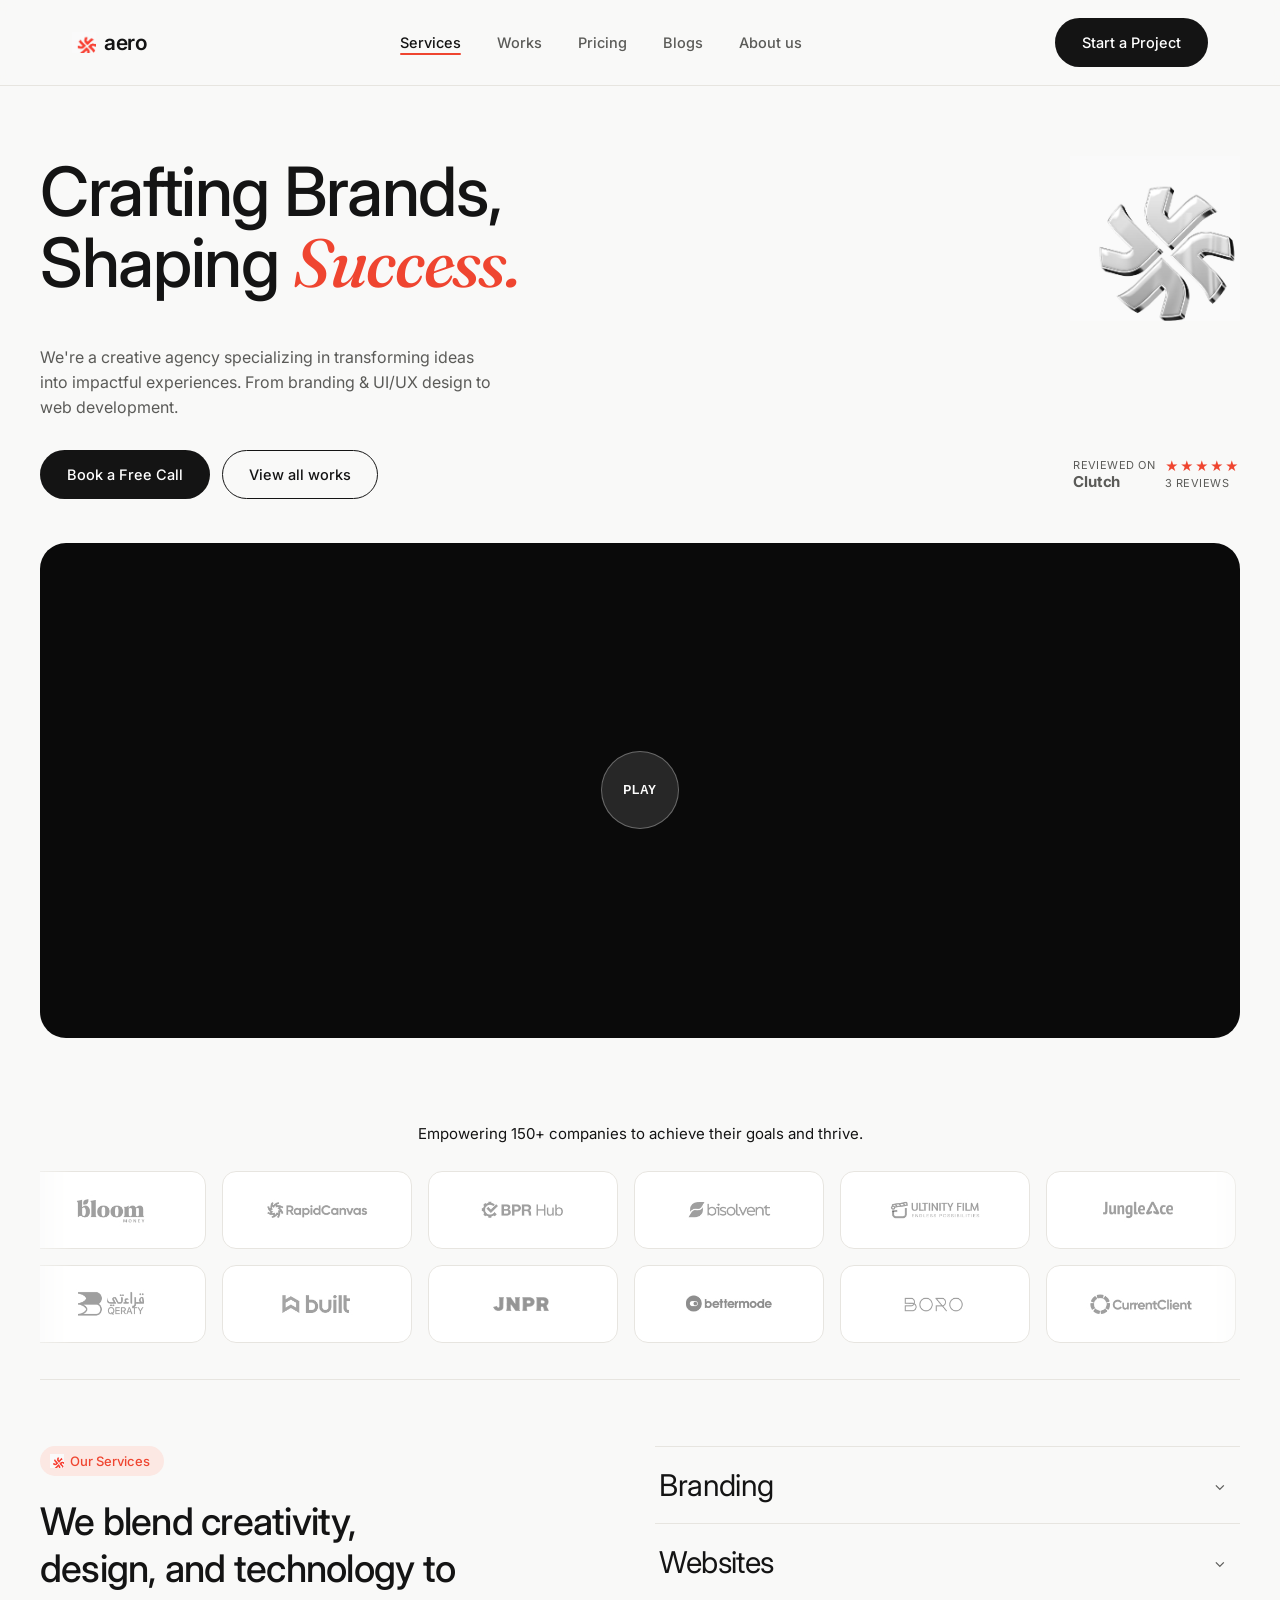
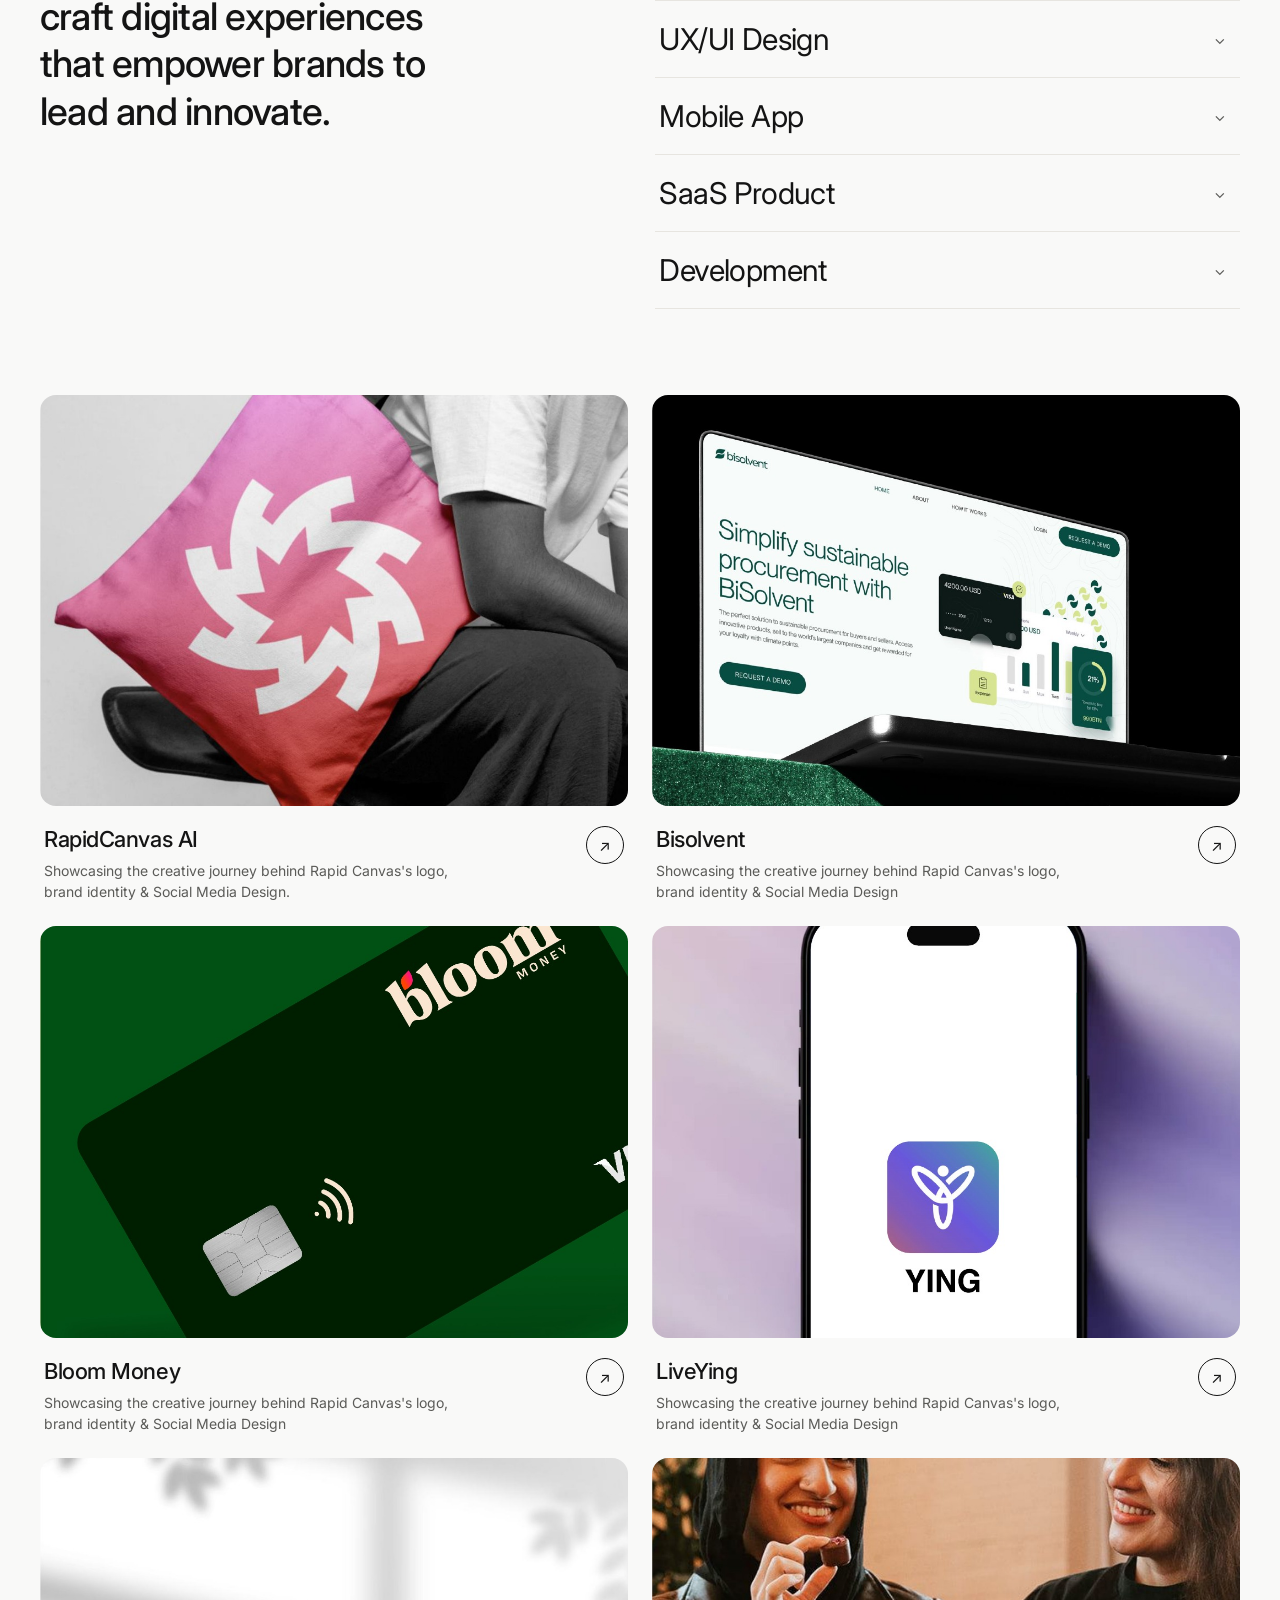
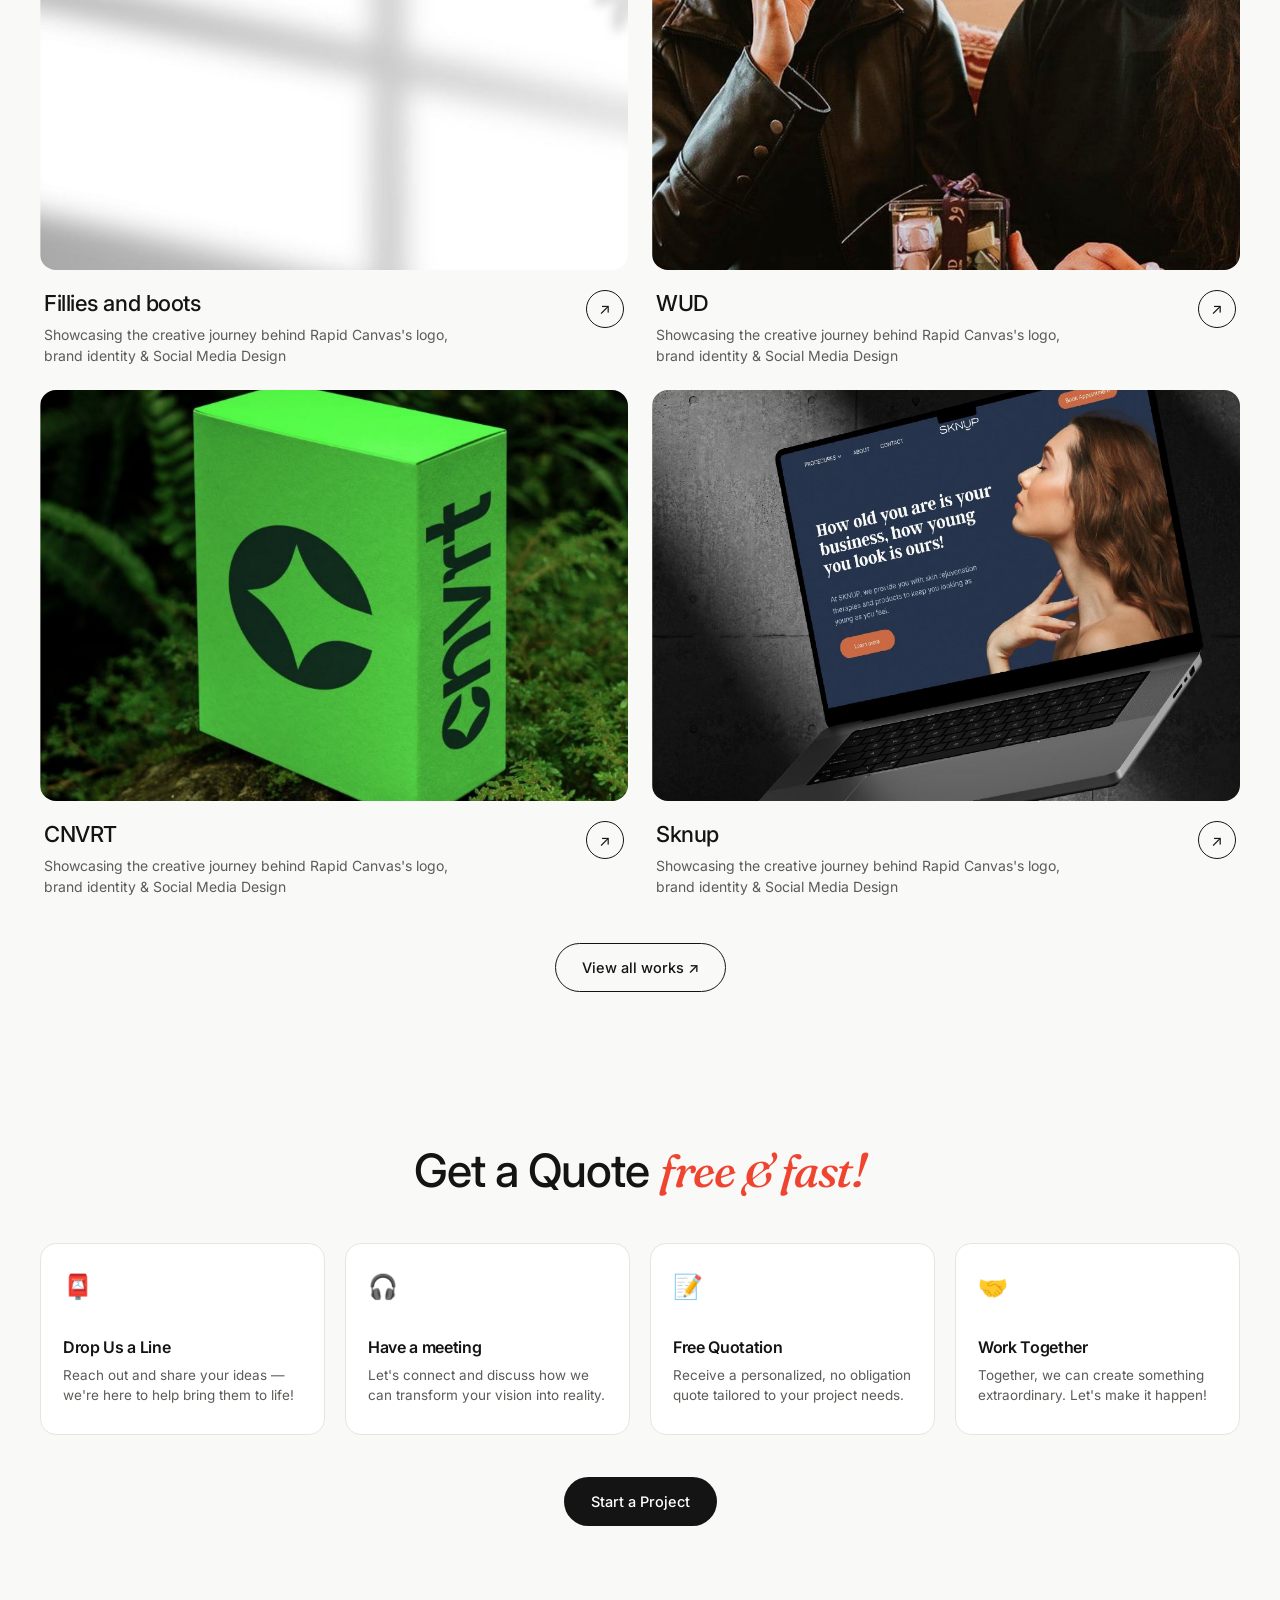
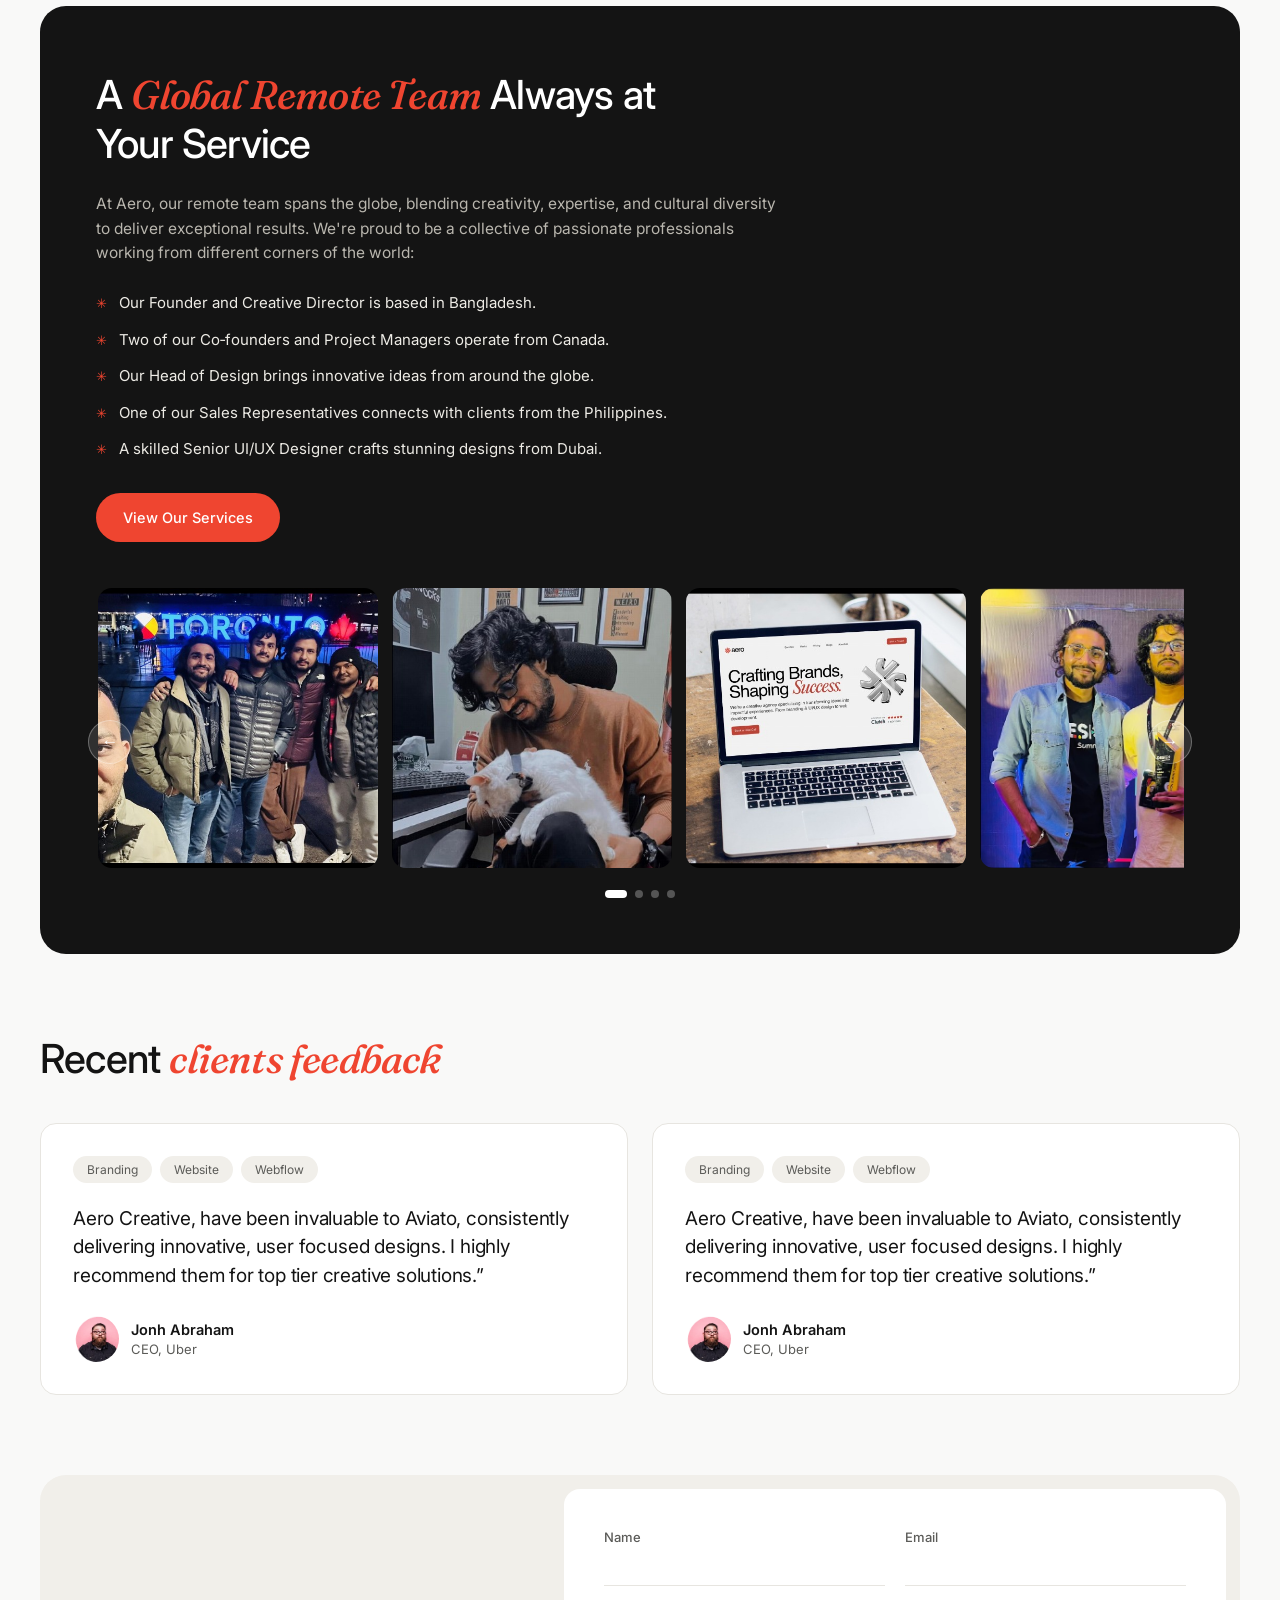
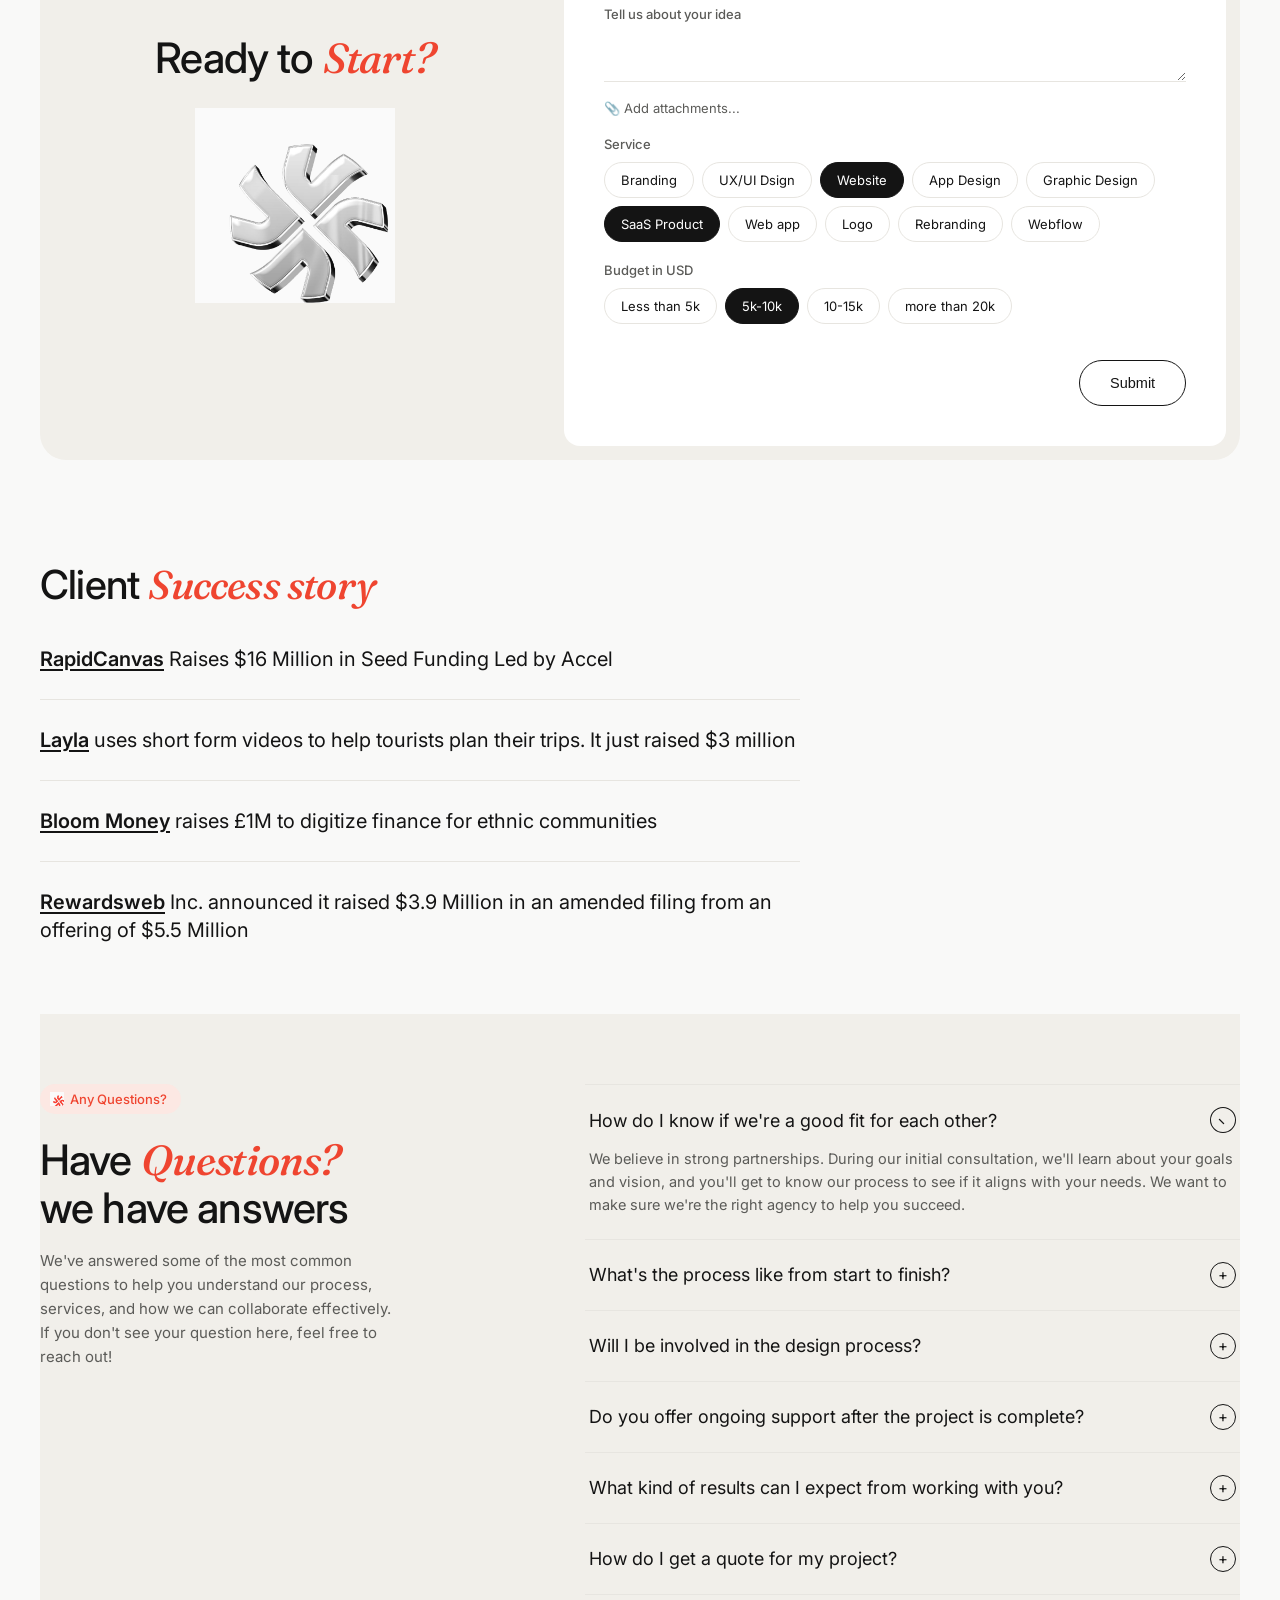
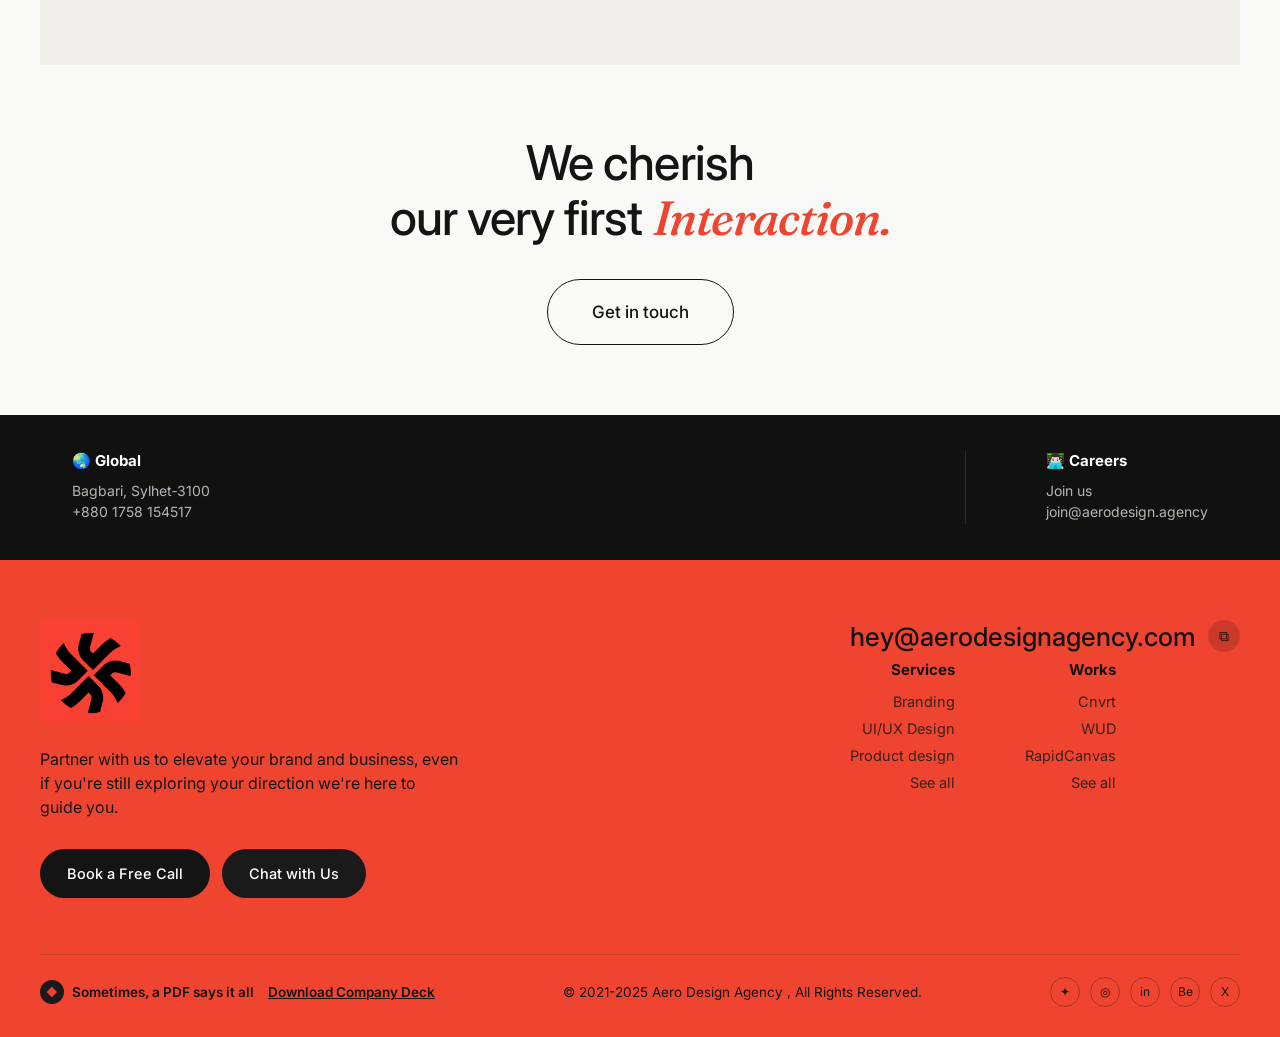
<file: index.html>
<!DOCTYPE html>
<html lang="en">
<head>
<meta charset="UTF-8">
<meta name="viewport" content="width=device-width, initial-scale=1.0">
<title>Aero — Crafting Brands, Shaping Success</title>
<link rel="preconnect" href="https://fonts.googleapis.com">
<link href="https://fonts.googleapis.com/css2?family=Inter:wght@400;500;600;700;800&family=Fraunces:ital,opsz,wght@0,9..144,400;1,9..144,500&display=swap" rel="stylesheet">
<link rel="stylesheet" href="styles.css">
</head>
<body>

<header>
  <nav class="nav">
    <a class="logo" href="index.html">
      <img src="assets/logo-icon.png" alt="Aero">
      aero
    </a>
    <ul class="nav-links">
      <li><a href="index.html#services" class="active">Services</a></li>
      <li><a href="works.html">Works</a></li>
      <li><a href="index.html#quote">Pricing</a></li>
      <li><a href="works.html">Blogs</a></li>
      <li><a href="about.html">About us</a></li>
    </ul>
    <a href="#start" class="btn btn-dark">Start a Project</a>
  </nav>
</header>

<main>

  <!-- HERO -->
  <section class="hero wrap">
    <div class="hero-top">
      <h1>Crafting Brands,<br>Shaping <em>Success.</em></h1>
      <img class="hero-3d" src="assets/logo-mark-3d.png" alt="Aero mark">
    </div>
    <p class="hero-sub">We're a creative agency specializing in transforming ideas into impactful experiences. From branding &amp; UI/UX design to web development.</p>
    <div class="hero-cta-row">
      <div class="hero-cta">
        <a href="#start" class="btn btn-dark">Book a Free Call</a>
        <a href="works.html" class="btn btn-outline">View all works</a>
      </div>
      <div class="review-badge">
        <span class="label">REVIEWED ON<br><b>Clutch</b></span>
        <span class="stars">★★★★★<br><span class="label" style="color:var(--ink-soft)">3 REVIEWS</span></span>
      </div>
    </div>
    <div class="hero-media">
      <button type="button" class="play-btn" id="playBtn">PLAY</button>
    </div>
  </section>

  <!-- LOGO STRIP -->
  <section class="logo-strip wrap">
    <p>Empowering 150+ companies to achieve their goals and thrive.</p>
    <div class="marquee-row">
      <div class="marquee-track track-left">
        <div class="logo-card"><img src="assets/logos/bloom.jpg" alt="Bloom Money"></div>
        <div class="logo-card"><img src="assets/logos/rapidcanvas.jpg" alt="RapidCanvas"></div>
        <div class="logo-card"><img src="assets/logos/bprhub.jpg" alt="BPR Hub"></div>
        <div class="logo-card"><img src="assets/logos/bisolvent.jpg" alt="Bisolvent"></div>
        <div class="logo-card"><img src="assets/logos/ultinityfilm.jpg" alt="Ultinity Film"></div>
        <div class="logo-card"><img src="assets/logos/jungleace.jpg" alt="Jungle Ace"></div>
        <div class="logo-card"><img src="assets/logos/morby.jpg" alt="Morby"></div>
        <div class="logo-card"><img src="assets/logos/sulha.jpg" alt="Sulha"></div>
        <div class="logo-card"><img src="assets/logos/wud.jpg" alt="WUD"></div>
        <div class="logo-card"><img src="assets/logos/evergreen.jpg" alt="Evergreen"></div>
        <!-- duplicate set for seamless loop -->
        <div class="logo-card"><img src="assets/logos/bloom.jpg" alt="Bloom Money"></div>
        <div class="logo-card"><img src="assets/logos/rapidcanvas.jpg" alt="RapidCanvas"></div>
        <div class="logo-card"><img src="assets/logos/bprhub.jpg" alt="BPR Hub"></div>
        <div class="logo-card"><img src="assets/logos/bisolvent.jpg" alt="Bisolvent"></div>
        <div class="logo-card"><img src="assets/logos/ultinityfilm.jpg" alt="Ultinity Film"></div>
        <div class="logo-card"><img src="assets/logos/jungleace.jpg" alt="Jungle Ace"></div>
        <div class="logo-card"><img src="assets/logos/morby.jpg" alt="Morby"></div>
        <div class="logo-card"><img src="assets/logos/sulha.jpg" alt="Sulha"></div>
        <div class="logo-card"><img src="assets/logos/wud.jpg" alt="WUD"></div>
        <div class="logo-card"><img src="assets/logos/evergreen.jpg" alt="Evergreen"></div>
      </div>
    </div>
    <div class="marquee-row">
      <div class="marquee-track track-right">
        <div class="logo-card"><img src="assets/logos/qeraty.jpg" alt="Qeraty"></div>
        <div class="logo-card"><img src="assets/logos/built.jpg" alt="Built"></div>
        <div class="logo-card"><img src="assets/logos/jnpr.jpg" alt="JNPR"></div>
        <div class="logo-card"><img src="assets/logos/bettermode.jpg" alt="Bettermode"></div>
        <div class="logo-card"><img src="assets/logos/boro.jpg" alt="Boro"></div>
        <div class="logo-card"><img src="assets/logos/currentclient.jpg" alt="CurrentClient"></div>
        <div class="logo-card"><img src="assets/logos/travooo.jpg" alt="Travooo"></div>
        <div class="logo-card"><img src="assets/logos/fillies-and-boots.svg" alt="Fillies and Boots"></div>
        <div class="logo-card"><img src="assets/logos/filllo.svg" alt="Filllo"></div>
        <!-- duplicate set for seamless loop -->
        <div class="logo-card"><img src="assets/logos/qeraty.jpg" alt="Qeraty"></div>
        <div class="logo-card"><img src="assets/logos/built.jpg" alt="Built"></div>
        <div class="logo-card"><img src="assets/logos/jnpr.jpg" alt="JNPR"></div>
        <div class="logo-card"><img src="assets/logos/bettermode.jpg" alt="Bettermode"></div>
        <div class="logo-card"><img src="assets/logos/boro.jpg" alt="Boro"></div>
        <div class="logo-card"><img src="assets/logos/currentclient.jpg" alt="CurrentClient"></div>
        <div class="logo-card"><img src="assets/logos/travooo.jpg" alt="Travooo"></div>
        <div class="logo-card"><img src="assets/logos/fillies-and-boots.svg" alt="Fillies and Boots"></div>
        <div class="logo-card"><img src="assets/logos/filllo.svg" alt="Filllo"></div>
      </div>
    </div>
  </section>

  <!-- SERVICES -->
  <section class="services wrap" id="services">
    <div class="services-grid">
      <div>
        <span class="eyebrow"><img src="assets/logo-icon.png" alt=""> Our Services</span>
        <h2>We blend creativity, design, and technology to craft digital experiences that empower brands to lead and innovate.</h2>
      </div>
      <div class="service-list">
        <div class="service-item-wrap">
          <button class="service-item" type="button">
            <span>Branding</span><span class="arrow">⌄</span>
          </button>
          <div class="service-sub">
            <ul>
              <li>Logo Design</li>
              <li>Visual Identity</li>
              <li>Brand Guidelines</li>
              <li>Naming &amp; Messaging</li>
              <li>Social Media Kits</li>
            </ul>
            <a href="works.html">View related work ↗</a>
          </div>
        </div>
        <div class="service-item-wrap">
          <button class="service-item" type="button">
            <span>Websites</span><span class="arrow">⌄</span>
          </button>
          <div class="service-sub">
            <ul>
              <li>Webflow Development</li>
              <li>Landing Pages</li>
              <li>E‑commerce Websites</li>
              <li>CMS Integration</li>
              <li>SEO Optimization</li>
            </ul>
            <a href="works.html">View related work ↗</a>
          </div>
        </div>
        <div class="service-item-wrap">
          <button class="service-item" type="button">
            <span>UX/UI Design</span><span class="arrow">⌄</span>
          </button>
          <div class="service-sub">
            <ul>
              <li>Wireframing</li>
              <li>Prototyping</li>
              <li>User Research</li>
              <li>Design Systems</li>
              <li>Usability Testing</li>
            </ul>
            <a href="works.html">View related work ↗</a>
          </div>
        </div>
        <div class="service-item-wrap">
          <button class="service-item" type="button">
            <span>Mobile App</span><span class="arrow">⌄</span>
          </button>
          <div class="service-sub">
            <ul>
              <li>iOS App Design</li>
              <li>Android App Design</li>
              <li>Cross‑Platform Apps</li>
              <li>App Prototyping</li>
              <li>App Store Optimization</li>
            </ul>
            <a href="works.html">View related work ↗</a>
          </div>
        </div>
        <div class="service-item-wrap">
          <button class="service-item" type="button">
            <span>SaaS Product</span><span class="arrow">⌄</span>
          </button>
          <div class="service-sub">
            <ul>
              <li>Product Strategy</li>
              <li>Dashboard Design</li>
              <li>Onboarding Flows</li>
              <li>Design Systems</li>
              <li>MVP Development</li>
            </ul>
            <a href="works.html">View related work ↗</a>
          </div>
        </div>
        <div class="service-item-wrap">
          <button class="service-item" type="button">
            <span>Development</span><span class="arrow">⌄</span>
          </button>
          <div class="service-sub">
            <ul>
              <li>Webflow</li>
              <li>Wordpress</li>
              <li>Front End Development</li>
              <li>Back End Development</li>
              <li>Responsive Web Design</li>
            </ul>
            <a href="works.html">View related work ↗</a>
          </div>
        </div>
      </div>
    </div>
  </section>

  <!-- WORK -->
  <section class="work wrap" id="work">
    <div class="work-grid">
      <a class="work-card" href="work-fillies-and-boots.html">
        <div class="work-thumb"><img src="assets/work-rapidcanvas.jpg" alt="RapidCanvas AI"></div>
        <div class="work-info"><div class="txt"><h3>RapidCanvas AI</h3><p>Showcasing the creative journey behind Rapid Canvas's logo, brand identity &amp; Social Media Design.</p></div><span class="circ">↗</span></div>
      </a>
      <a class="work-card" href="work-fillies-and-boots.html">
        <div class="work-thumb"><img src="assets/work-bisolvent.jpg" alt="Bisolvent"></div>
        <div class="work-info"><div class="txt"><h3>Bisolvent</h3><p>Showcasing the creative journey behind Rapid Canvas's logo, brand identity &amp; Social Media Design</p></div><span class="circ">↗</span></div>
      </a>
      <a class="work-card" href="work-fillies-and-boots.html">
        <div class="work-thumb"><img src="assets/work-bloommoney.jpg" alt="Bloom Money"></div>
        <div class="work-info"><div class="txt"><h3>Bloom Money</h3><p>Showcasing the creative journey behind Rapid Canvas's logo, brand identity &amp; Social Media Design</p></div><span class="circ">↗</span></div>
      </a>
      <a class="work-card" href="work-fillies-and-boots.html">
        <div class="work-thumb"><img src="assets/work-liveying.jpg" alt="LiveYing"></div>
        <div class="work-info"><div class="txt"><h3>LiveYing</h3><p>Showcasing the creative journey behind Rapid Canvas's logo, brand identity &amp; Social Media Design</p></div><span class="circ">↗</span></div>
      </a>
      <a class="work-card" href="work-fillies-and-boots.html">
        <div class="work-thumb"><img src="assets/work-filliesboots.jpg" alt="Fillies and boots"></div>
        <div class="work-info"><div class="txt"><h3>Fillies and boots</h3><p>Showcasing the creative journey behind Rapid Canvas's logo, brand identity &amp; Social Media Design</p></div><span class="circ">↗</span></div>
      </a>
      <a class="work-card" href="work-fillies-and-boots.html">
        <div class="work-thumb"><img src="assets/work-wud.jpg" alt="WUD"></div>
        <div class="work-info"><div class="txt"><h3>WUD</h3><p>Showcasing the creative journey behind Rapid Canvas's logo, brand identity &amp; Social Media Design</p></div><span class="circ">↗</span></div>
      </a>
      <a class="work-card" href="work-fillies-and-boots.html">
        <div class="work-thumb"><img src="assets/work-cnvrt.jpg" alt="CNVRT"></div>
        <div class="work-info"><div class="txt"><h3>CNVRT</h3><p>Showcasing the creative journey behind Rapid Canvas's logo, brand identity &amp; Social Media Design</p></div><span class="circ">↗</span></div>
      </a>
      <a class="work-card" href="work-fillies-and-boots.html">
        <div class="work-thumb"><img src="assets/work-sknup.jpg" alt="Sknup"></div>
        <div class="work-info"><div class="txt"><h3>Sknup</h3><p>Showcasing the creative journey behind Rapid Canvas's logo, brand identity &amp; Social Media Design</p></div><span class="circ">↗</span></div>
      </a>
    </div>
    <div class="work-foot"><a href="works.html" class="btn btn-outline">View all works ↗</a></div>
  </section>

  <!-- GET A QUOTE -->
  <section class="quote wrap" id="quote">
    <h2>Get a Quote <em>free &amp; fast!</em></h2>
    <div class="quote-grid">
      <a class="quote-card" href="index.html#start">
        <div class="ic">📮</div>
        <h3>Drop Us a Line</h3>
        <p>Reach out and share your ideas — we're here to help bring them to life!</p>
      </a>
      <a class="quote-card" href="index.html#start">
        <div class="ic">🎧</div>
        <h3>Have a meeting</h3>
        <p>Let's connect and discuss how we can transform your vision into reality.</p>
      </a>
      <a class="quote-card" href="index.html#start">
        <div class="ic">📝</div>
        <h3>Free Quotation</h3>
        <p>Receive a personalized, no obligation quote tailored to your project needs.</p>
      </a>
      <a class="quote-card" href="index.html#start">
        <div class="ic">🤝</div>
        <h3>Work Together</h3>
        <p>Together, we can create something extraordinary. Let's make it happen!</p>
      </a>
    </div>
    <a href="#start" class="btn btn-dark">Start a Project</a>
  </section>

  <!-- GLOBAL TEAM -->
  <section class="team wrap">
    <h2>A <em>Global Remote Team</em> Always at Your Service</h2>
    <p class="desc">At Aero, our remote team spans the globe, blending creativity, expertise, and cultural diversity to deliver exceptional results. We're proud to be a collective of passionate professionals working from different corners of the world:</p>
    <ul>
      <li>Our Founder and Creative Director is based in Bangladesh.</li>
      <li>Two of our Co‑founders and Project Managers operate from Canada.</li>
      <li>Our Head of Design brings innovative ideas from around the globe.</li>
      <li>One of our Sales Representatives connects with clients from the Philippines.</li>
      <li>A skilled Senior UI/UX Designer crafts stunning designs from Dubai.</li>
    </ul>
    <a href="#services" class="btn btn-red">View Our Services</a>
    <div class="team-carousel">
      <div class="tc-track">
        <div class="tc-slide"><img src="assets/team-toronto.jpg" alt="Team in Toronto"></div>
        <div class="tc-slide"><img src="assets/team-cat.jpg" alt="Designer at work"></div>
        <div class="tc-slide"><img src="assets/team-laptop.jpg" alt="Aero site on laptop"></div>
        <div class="tc-slide"><img src="assets/team-award.jpg" alt="Team at an event"></div>
      </div>
      <button class="tc-arrow tc-prev" type="button" aria-label="Previous photo">←</button>
      <button class="tc-arrow tc-next" type="button" aria-label="Next photo">→</button>
      <div class="tc-dots"></div>
    </div>
  </section>

  <!-- TESTIMONIALS -->
  <section class="testimonials wrap">
    <div class="section-head">
      <h2>Recent <em>clients feedback</em></h2>
    </div>
    <div class="test-grid">
      <div class="test-card">
        <div class="test-tags"><span>Branding</span><span>Website</span><span>Webflow</span></div>
        <p class="quote-text">Aero Creative, have been invaluable to Aviato, consistently delivering innovative, user focused designs. I highly recommend them for top tier creative solutions.”</p>
        <div class="test-person">
          <div class="avatar"><img src="assets/testimonial-avatar.png" alt="Jonh Abraham"></div>
          <div><b>Jonh Abraham</b><span>CEO, Uber</span></div>
        </div>
      </div>
      <div class="test-card">
        <div class="test-tags"><span>Branding</span><span>Website</span><span>Webflow</span></div>
        <p class="quote-text">Aero Creative, have been invaluable to Aviato, consistently delivering innovative, user focused designs. I highly recommend them for top tier creative solutions.”</p>
        <div class="test-person">
          <div class="avatar"><img src="assets/testimonial-avatar.png" alt="Jonh Abraham"></div>
          <div><b>Jonh Abraham</b><span>CEO, Uber</span></div>
        </div>
      </div>
    </div>
  </section>

  <!-- READY TO START FORM -->
  <section class="form-sec wrap" id="start">
    <div class="form-shell">
      <div class="form-left">
        <h2>Ready to <em>Start?</em></h2>
        <img src="assets/logo-mark-3d.png" alt="Aero mark">
      </div>
      <div class="form-right">
        <div class="field-row">
          <div class="field"><label>Name</label><input type="text" placeholder=""></div>
          <div class="field"><label>Email</label><input type="email" placeholder=""></div>
        </div>
        <div class="field">
          <label>Tell us about your idea</label>
          <textarea></textarea>
          <div class="attach">📎 Add attachments...</div>
        </div>
        <div class="field">
          <label>Service</label>
          <div class="chip-group">
            <span class="chip">Branding</span>
            <span class="chip">UX/UI Dsign</span>
            <span class="chip active">Website</span>
            <span class="chip">App Design</span>
            <span class="chip">Graphic Design</span>
            <span class="chip active">SaaS Product</span>
            <span class="chip">Web app</span>
            <span class="chip">Logo</span>
            <span class="chip">Rebranding</span>
            <span class="chip">Webflow</span>
          </div>
        </div>
        <div class="field">
          <label>Budget in USD</label>
          <div class="chip-group">
            <span class="chip">Less than 5k</span>
            <span class="chip active">5k-10k</span>
            <span class="chip">10-15k</span>
            <span class="chip">more than 20k</span>
          </div>
        </div>
        <button type="button" class="btn btn-outline submit-btn">Submit</button>
      </div>
    </div>
  </section>

  <!-- CLIENT SUCCESS -->
  <section class="success wrap">
    <h2>Client <em>Success story</em></h2>
    <ul>
      <li><b>RapidCanvas</b> Raises $16 Million in Seed Funding Led by Accel</li>
      <li><b>Layla</b> uses short form videos to help tourists plan their trips. It just raised $3 million</li>
      <li><b>Bloom Money</b> raises £1M to digitize finance for ethnic communities</li>
      <li><b>Rewardsweb</b> Inc. announced it raised $3.9 Million in an amended filing from an offering of $5.5 Million</li>
    </ul>
  </section>

  <!-- FAQ -->
  <section class="faq wrap">
    <div class="faq-grid">
      <div class="faq-intro">
        <span class="eyebrow"><img src="assets/logo-icon.png" alt=""> Any Questions?</span>
        <h2>Have <em>Questions?</em><br>we have answers</h2>
        <p>We've answered some of the most common questions to help you understand our process, services, and how we can collaborate effectively. If you don't see your question here, feel free to reach out!</p>
      </div>
      <div class="faq-list">
        <div class="faq-item open">
          <div class="faq-q"><span>How do I know if we're a good fit for each other?</span><span class="plus">−</span></div>
          <div class="faq-a">We believe in strong partnerships. During our initial consultation, we'll learn about your goals and vision, and you'll get to know our process to see if it aligns with your needs. We want to make sure we're the right agency to help you succeed.</div>
        </div>
        <div class="faq-item">
          <div class="faq-q"><span>What's the process like from start to finish?</span><span class="plus">+</span></div>
          <div class="faq-a">Every project moves through discovery, design, and delivery, with check‑ins along the way so you always know what's next.</div>
        </div>
        <div class="faq-item">
          <div class="faq-q"><span>Will I be involved in the design process?</span><span class="plus">+</span></div>
          <div class="faq-a">Yes — we treat you as a core part of the team, with regular reviews and open feedback loops throughout.</div>
        </div>
        <div class="faq-item">
          <div class="faq-q"><span>Do you offer ongoing support after the project is complete?</span><span class="plus">+</span></div>
          <div class="faq-a">Absolutely. We offer flexible retainers and support packages once your project ships.</div>
        </div>
        <div class="faq-item">
          <div class="faq-q"><span>What kind of results can I expect from working with you?</span><span class="plus">+</span></div>
          <div class="faq-a">Clear, measurable improvements to how your brand looks, converts, and grows — backed by real case studies.</div>
        </div>
        <div class="faq-item">
          <div class="faq-q"><span>How do I get a quote for my project?</span><span class="plus">+</span></div>
          <div class="faq-a">Fill out the project form above, or book a free call, and we'll get back to you with a tailored quote fast.</div>
        </div>
      </div>
    </div>
  </section>

  <!-- FOOTER CTA -->
  <section class="footer-cta wrap">
    <h2>We cherish <br>our very first <em>Interaction.</em></h2>
    <a href="#start" class="btn btn-outline">Get in touch</a>
  </section>

</main>

<footer>
  <div class="footer-top">
    <div class="col">
      <b>🌏 Global</b>
      <span>Bagbari, Sylhet‑3100</span>
      <span>+880 1758 154517</span>
    </div>
    <div class="col careers">
      <b>👨🏻‍💻 Careers</b>
      <span>Join us</span>
      <a href="mailto:join@aerodesign.agency">join@aerodesign.agency</a>
    </div>
  </div>

  <div class="footer-main">
    <div class="footer-main-inner">
      <div class="footer-row1">
        <div>
          <img class="footer-logo" src="assets/logo-icon-flat.png" alt="Aero">
          <p class="footer-desc">Partner with us to elevate your brand and business, even if you're still exploring your direction we're here to guide you.</p>
          <div class="footer-cta-btns">
            <a href="#start" class="btn btn-dark">Book a Free Call</a>
            <a href="mailto:hello@aerodesign.agency" class="btn" style="background:#1a1a1a;color:#fff;">Chat with Us</a>
          </div>
        </div>
        <div style="text-align:right;">
          <div class="footer-email"><a href="mailto:hey@aerodesignagency.com">hey@aerodesignagency.com</a> <span class="copy" onclick="navigator.clipboard.writeText('hey@aerodesignagency.com');this.textContent='✓';setTimeout(()=>this.textContent='⧉',1500);" title="Copy email">⧉</span></div>
          <div class="footer-links">
            <div class="col">
              <b>Services</b>
              <a href="index.html#services">Branding</a>
              <a href="index.html#services">UI/UX Design</a>
              <a href="index.html#services">Product design</a>
              <a href="works.html">See all</a>
            </div>
            <div class="col">
              <b>Works</b>
              <a href="works.html">Cnvrt</a>
              <a href="works.html">WUD</a>
              <a href="works.html">RapidCanvas</a>
              <a href="works.html">See all</a>
            </div>
          </div>
        </div>
      </div>

      <div class="footer-bottom-row">
        <a class="deck-link" href="assets/aero-company-deck.pdf" download><span class="dot">◆</span> Sometimes, a PDF says it all &nbsp;<u>Download Company Deck</u></a>
        <div>© 2021-2025 Aero Design Agency , All Rights Reserved.</div>
        <div class="socials">
          <a href="https://www.threads.net" target="_blank" rel="noopener" aria-label="Threads">✦</a><a href="https://www.instagram.com" target="_blank" rel="noopener" aria-label="Instagram">◎</a><a href="https://www.linkedin.com" target="_blank" rel="noopener" aria-label="LinkedIn">in</a><a href="https://www.behance.net" target="_blank" rel="noopener" aria-label="Behance">Be</a><a href="https://x.com" target="_blank" rel="noopener" aria-label="X">X</a>
        </div>
      </div>
    </div>
  </div>
</footer>

<script src="main.js"></script>

</body>
</html>
</file>
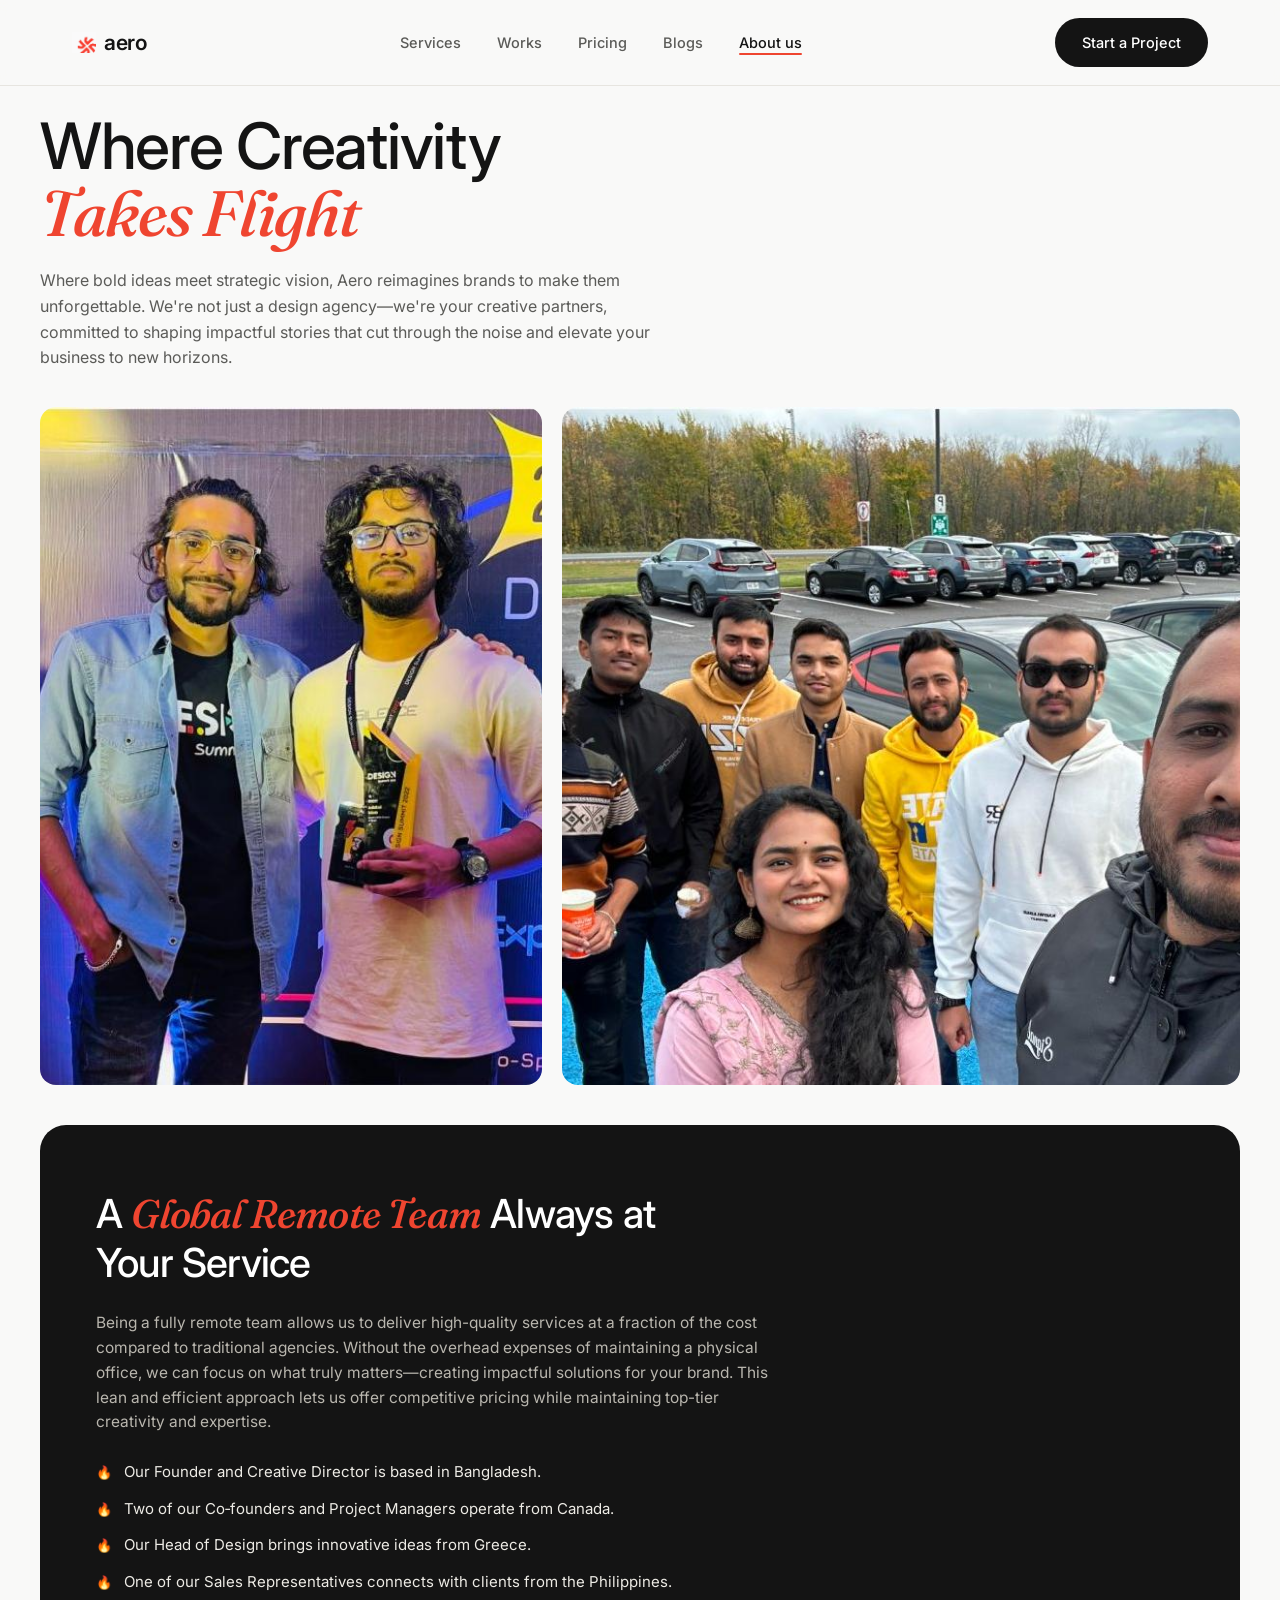
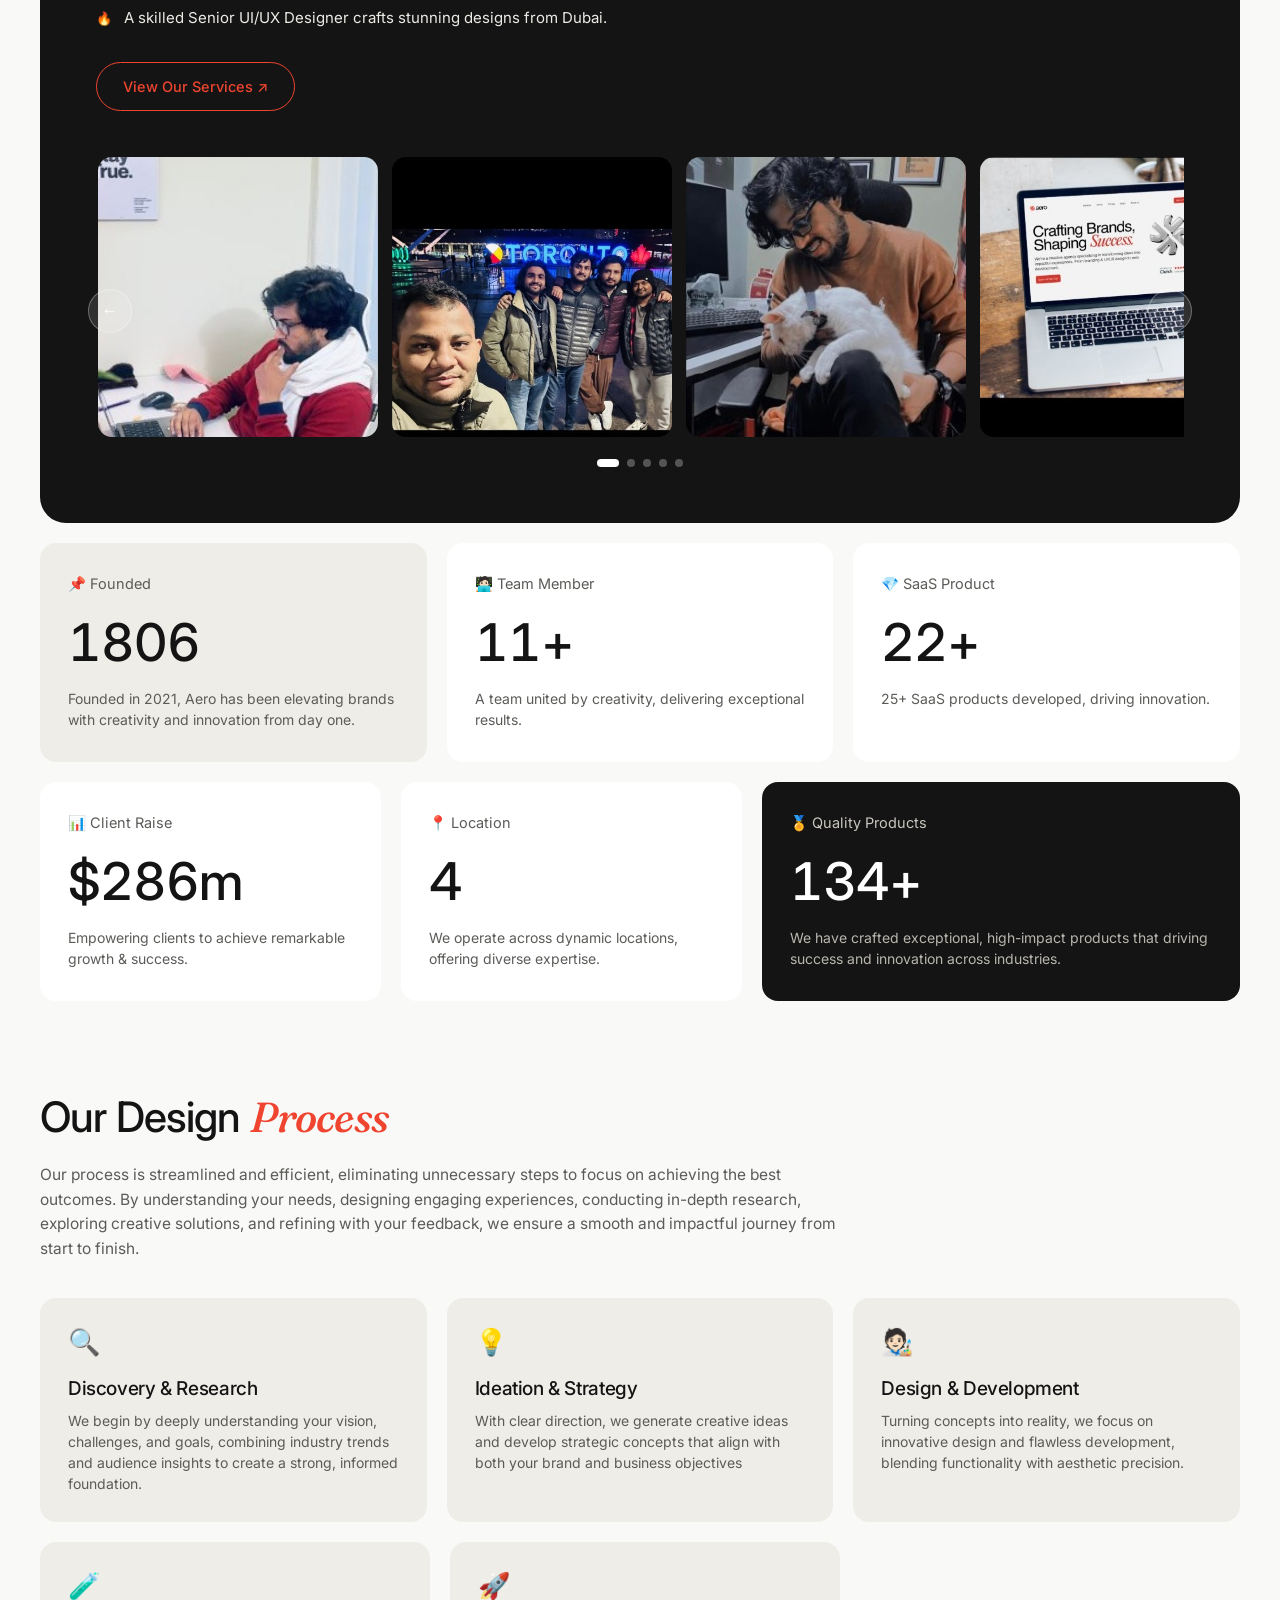
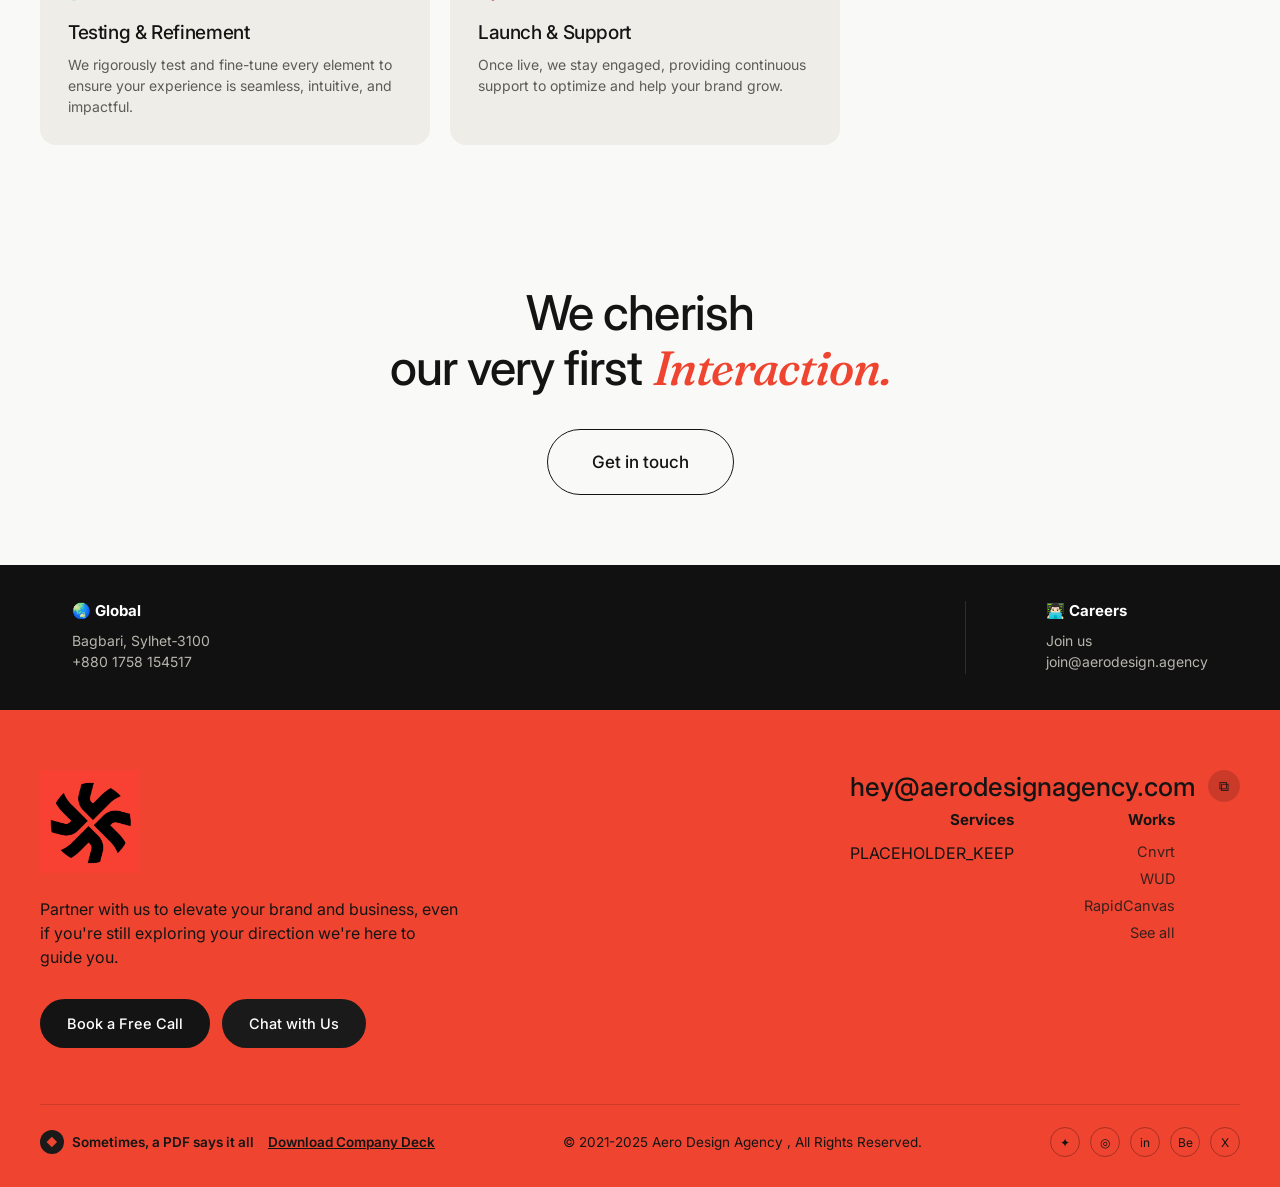
<file: about.html>
<!DOCTYPE html>
<html lang="en">
<head>
<meta charset="UTF-8">
<meta name="viewport" content="width=device-width, initial-scale=1.0">
<title>About Us - Aero Design Agency</title>
<link rel="preconnect" href="https://fonts.googleapis.com">
<link href="https://fonts.googleapis.com/css2?family=Inter:wght@400;500;600;700;800&family=Fraunces:ital,opsz,wght@0,9..144,400;1,9..144,500&display=swap" rel="stylesheet">
<link rel="stylesheet" href="styles.css">
</head>
<body>

<header>
  <nav class="nav">
    <a class="logo" href="index.html">
      <img src="assets/logo-icon.png" alt="Aero">
      aero
    </a>
    <ul class="nav-links">
      <li><a href="index.html#services">Services</a></li>
      <li><a href="works.html">Works</a></li>
      <li><a href="index.html#quote">Pricing</a></li>
      <li><a href="works.html">Blogs</a></li>
      <li><a href="about.html" class="active">About us</a></li>
    </ul>
    <a href="index.html#start" class="btn btn-dark">Start a Project</a>
  </nav>
</header>

<main>

  <!-- HERO -->
  <section class="page-hero wrap">
    <h1>Where Creativity<br><em>Takes Flight</em></h1>
    <p class="sub">Where bold ideas meet strategic vision, Aero reimagines brands to make them unforgettable. We're not just a design agency—we're your creative partners, committed to shaping impactful stories that cut through the noise and elevate your business to new horizons.</p>
    <div class="hero-photos">
      <img src="assets/about-hero-award.jpg" alt="Team at Design Summit">
      <img src="assets/about-hero-parking.jpg" alt="Aero team group photo">
    </div>
  </section>

  <!-- GLOBAL TEAM -->
  <section class="team wrap">
    <h2>A <em>Global Remote Team</em> Always at Your Service</h2>
    <p class="desc">Being a fully remote team allows us to deliver high-quality services at a fraction of the cost compared to traditional agencies. Without the overhead expenses of maintaining a physical office, we can focus on what truly matters—creating impactful solutions for your brand. This lean and efficient approach lets us offer competitive pricing while maintaining top-tier creativity and expertise.</p>
    <ul class="fire">
      <li>Our Founder and Creative Director is based in Bangladesh.</li>
      <li>Two of our Co‑founders and Project Managers operate from Canada.</li>
      <li>Our Head of Design brings innovative ideas from Greece.</li>
      <li>One of our Sales Representatives connects with clients from the Philippines.</li>
      <li>A skilled Senior UI/UX Designer crafts stunning designs from Dubai.</li>
    </ul>
    <a href="index.html#services" class="btn btn-outline-red">View Our Services ↗</a>
    <div class="team-carousel">
      <div class="tc-track">
        <div class="tc-slide"><img src="assets/team-headphones.jpg" alt="Designer at work"></div>
        <div class="tc-slide"><img src="assets/about-team-toronto.jpg" alt="Team in Toronto"></div>
        <div class="tc-slide"><img src="assets/about-team-cat.jpg" alt="Designer with cat"></div>
        <div class="tc-slide"><img src="assets/about-team-laptop.jpg" alt="Aero site on laptop"></div>
        <div class="tc-slide"><img src="assets/team-blue.jpg" alt="Team at an event"></div>
      </div>
      <button class="tc-arrow tc-prev" type="button" aria-label="Previous photo">←</button>
      <button class="tc-arrow tc-next" type="button" aria-label="Next photo">→</button>
      <div class="tc-dots"></div>
    </div>
  </section>

  <!-- STATS -->
  <section class="stats wrap">
    <div class="stats-grid">
      <div class="stat-card gray">
        <div class="stat-label">📌 Founded</div>
        <div class="stat-num">2021</div>
        <p class="stat-desc">Founded in 2021, Aero has been elevating brands with creativity and innovation from day one.</p>
      </div>
      <div class="stat-card">
        <div class="stat-label">🧑🏻‍💻 Team Member</div>
        <div class="stat-num">12+</div>
        <p class="stat-desc">A team united by creativity, delivering exceptional results.</p>
      </div>
      <div class="stat-card">
        <div class="stat-label">💎 SaaS Product</div>
        <div class="stat-num">25+</div>
        <p class="stat-desc">25+ SaaS products developed, driving innovation.</p>
      </div>
    </div>
    <div class="stats-row2">
      <div class="stat-card">
        <div class="stat-label">📊 Client Raise</div>
        <div class="stat-num">$320m</div>
        <p class="stat-desc">Empowering clients to achieve remarkable growth &amp; success.</p>
      </div>
      <div class="stat-card">
        <div class="stat-label">📍 Location</div>
        <div class="stat-num">5</div>
        <p class="stat-desc">We operate across dynamic locations, offering diverse expertise.</p>
      </div>
      <div class="stat-card dark">
        <div class="stat-label">🏅 Quality Products</div>
        <div class="stat-num">150+</div>
        <p class="stat-desc">We have crafted exceptional, high-impact products that driving success and innovation across industries.</p>
      </div>
    </div>
  </section>

  <!-- PROCESS -->
  <section class="process wrap">
    <h2>Our Design <em>Process</em></h2>
    <p>Our process is streamlined and efficient, eliminating unnecessary steps to focus on achieving the best outcomes. By understanding your needs, designing engaging experiences, conducting in-depth research, exploring creative solutions, and refining with your feedback, we ensure a smooth and impactful journey from start to finish.</p>
    <div class="process-grid">
      <div class="process-card">
        <div class="pic">🔍</div>
        <h3>Discovery &amp; Research</h3>
        <p>We begin by deeply understanding your vision, challenges, and goals, combining industry trends and audience insights to create a strong, informed foundation.</p>
      </div>
      <div class="process-card">
        <div class="pic">💡</div>
        <h3>Ideation &amp; Strategy</h3>
        <p>With clear direction, we generate creative ideas and develop strategic concepts that align with both your brand and business objectives</p>
      </div>
      <div class="process-card">
        <div class="pic">🧑🏻‍🎨</div>
        <h3>Design &amp; Development</h3>
        <p>Turning concepts into reality, we focus on innovative design and flawless development, blending functionality with aesthetic precision.</p>
      </div>
    </div>
    <div class="process-grid row2">
      <div class="process-card">
        <div class="pic">🧪</div>
        <h3>Testing &amp; Refinement</h3>
        <p>We rigorously test and fine-tune every element to ensure your experience is seamless, intuitive, and impactful.</p>
      </div>
      <div class="process-card">
        <div class="pic">🚀</div>
        <h3>Launch &amp; Support</h3>
        <p>Once live, we stay engaged, providing continuous support to optimize and help your brand grow.</p>
      </div>
    </div>
  </section>

  <!-- FOOTER CTA -->
  <section class="footer-cta wrap">
    <h2>We cherish <br>our very first <em>Interaction.</em></h2>
    <a href="index.html#start" class="btn btn-outline">Get in touch</a>
  </section>

</main>

<footer>
  <div class="footer-top">
    <div class="col">
      <b>🌏 Global</b>
      <span>Bagbari, Sylhet‑3100</span>
      <span>+880 1758 154517</span>
    </div>
    <div class="col careers">
      <b>👨🏻‍💻 Careers</b>
      <span>Join us</span>
      <a href="mailto:join@aerodesign.agency">join@aerodesign.agency</a>
    </div>
  </div>

  <div class="footer-main">
    <div class="footer-main-inner">
      <div class="footer-row1">
        <div>
          <img class="footer-logo" src="assets/logo-icon-flat.png" alt="Aero">
          <p class="footer-desc">Partner with us to elevate your brand and business, even if you're still exploring your direction we're here to guide you.</p>
          <div class="footer-cta-btns">
            <a href="index.html#start" class="btn btn-dark">Book a Free Call</a>
            <a href="mailto:hello@aerodesign.agency" class="btn" style="background:#1a1a1a;color:#fff;">Chat with Us</a>
          </div>
        </div>
        <div style="text-align:right;">
          <div class="footer-email"><a href="mailto:hey@aerodesignagency.com">hey@aerodesignagency.com</a> <span class="copy" onclick="navigator.clipboard.writeText('hey@aerodesignagency.com');this.textContent='✓';setTimeout(()=>this.textContent='⧉',1500);" title="Copy email">⧉</span></div>
          <div class="footer-links">
            <div class="col">
              <b>Services</b>
              PLACEHOLDER_KEEP
            </div>
            <div class="col">
              <b>Works</b>
              <a href="works.html">Cnvrt</a>
              <a href="works.html">WUD</a>
              <a href="works.html">RapidCanvas</a>
              <a href="works.html">See all</a>
            </div>
          </div>
        </div>
      </div>

      <div class="footer-bottom-row">
        <a class="deck-link" href="assets/aero-company-deck.pdf" download><span class="dot">◆</span> Sometimes, a PDF says it all &nbsp;<u>Download Company Deck</u></a>
        <div>© 2021-2025 Aero Design Agency , All Rights Reserved.</div>
        <div class="socials">
          <a href="https://www.threads.net" target="_blank" rel="noopener" aria-label="Threads">✦</a><a href="https://www.instagram.com" target="_blank" rel="noopener" aria-label="Instagram">◎</a><a href="https://www.linkedin.com" target="_blank" rel="noopener" aria-label="LinkedIn">in</a><a href="https://www.behance.net" target="_blank" rel="noopener" aria-label="Behance">Be</a><a href="https://x.com" target="_blank" rel="noopener" aria-label="X">X</a>
        </div>
      </div>
    </div>
  </div>
</footer>

<script src="main.js"></script>
</body>
</html>
</file>
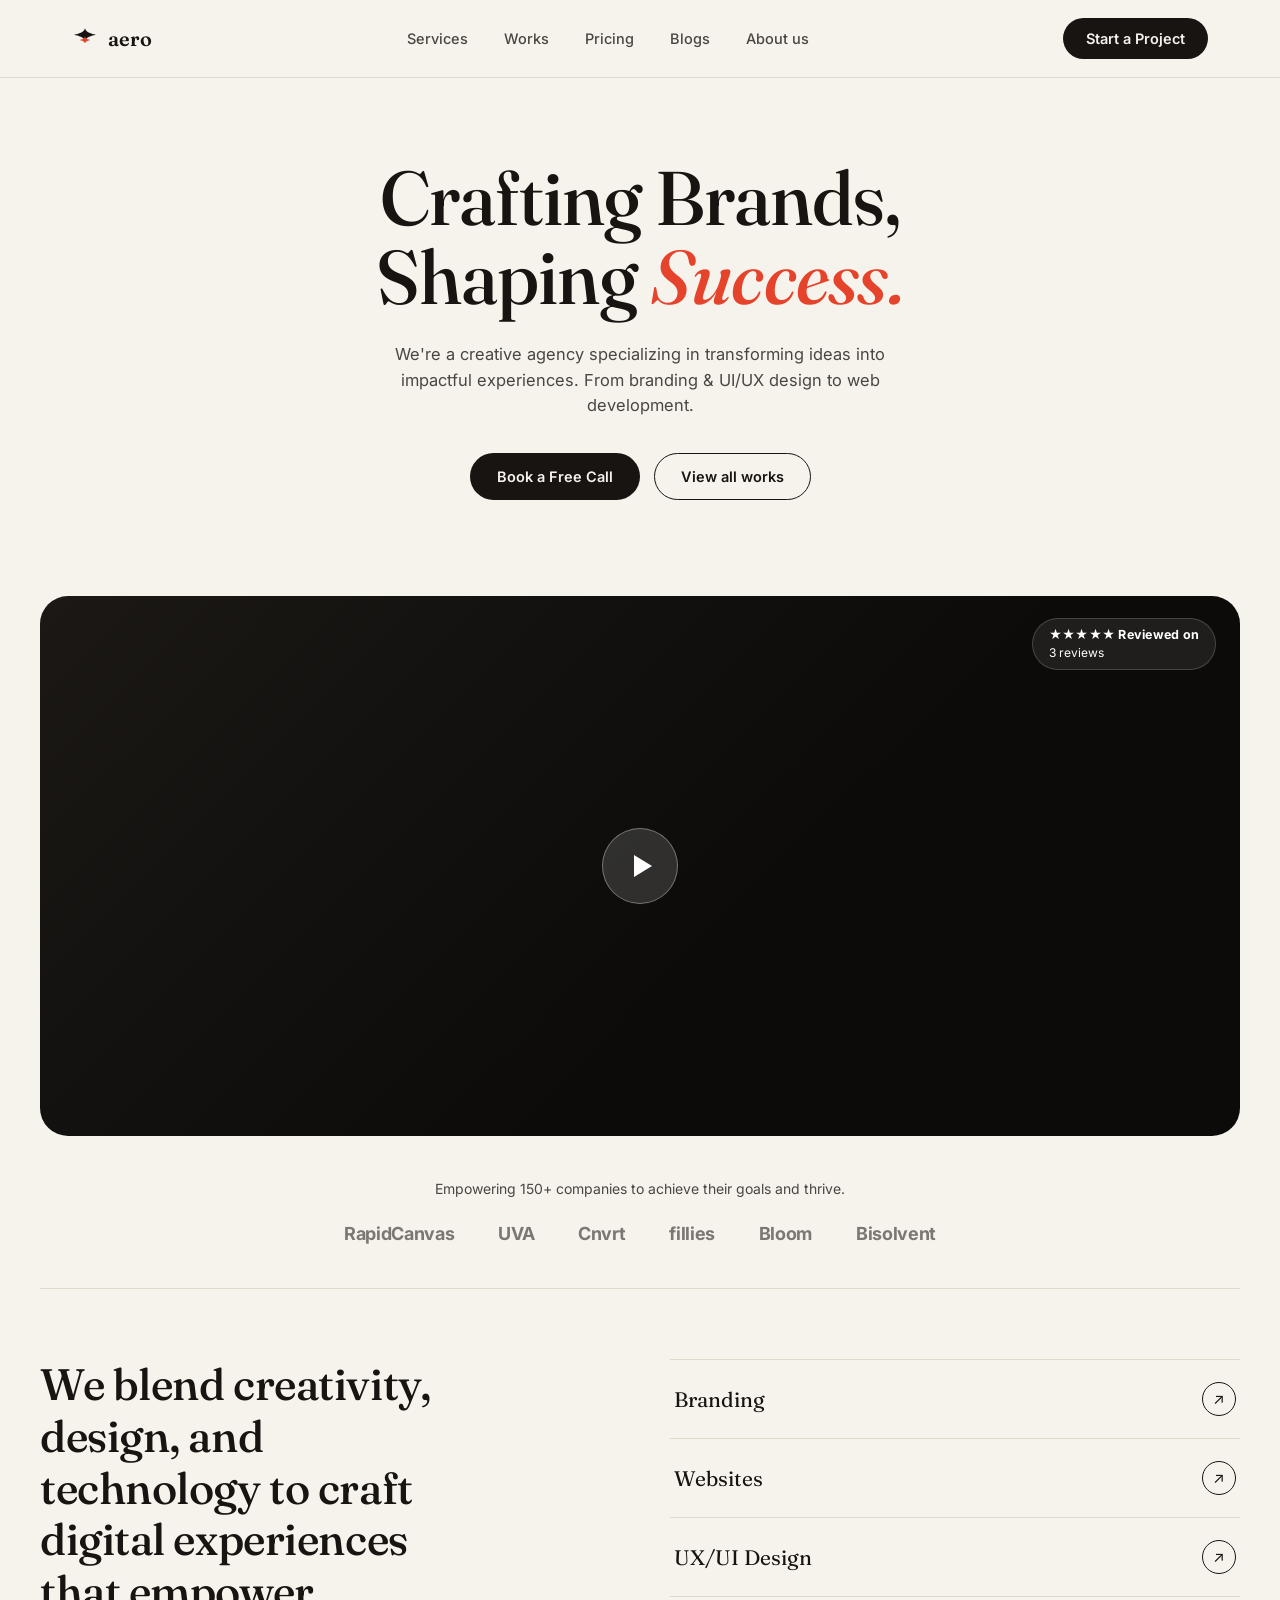
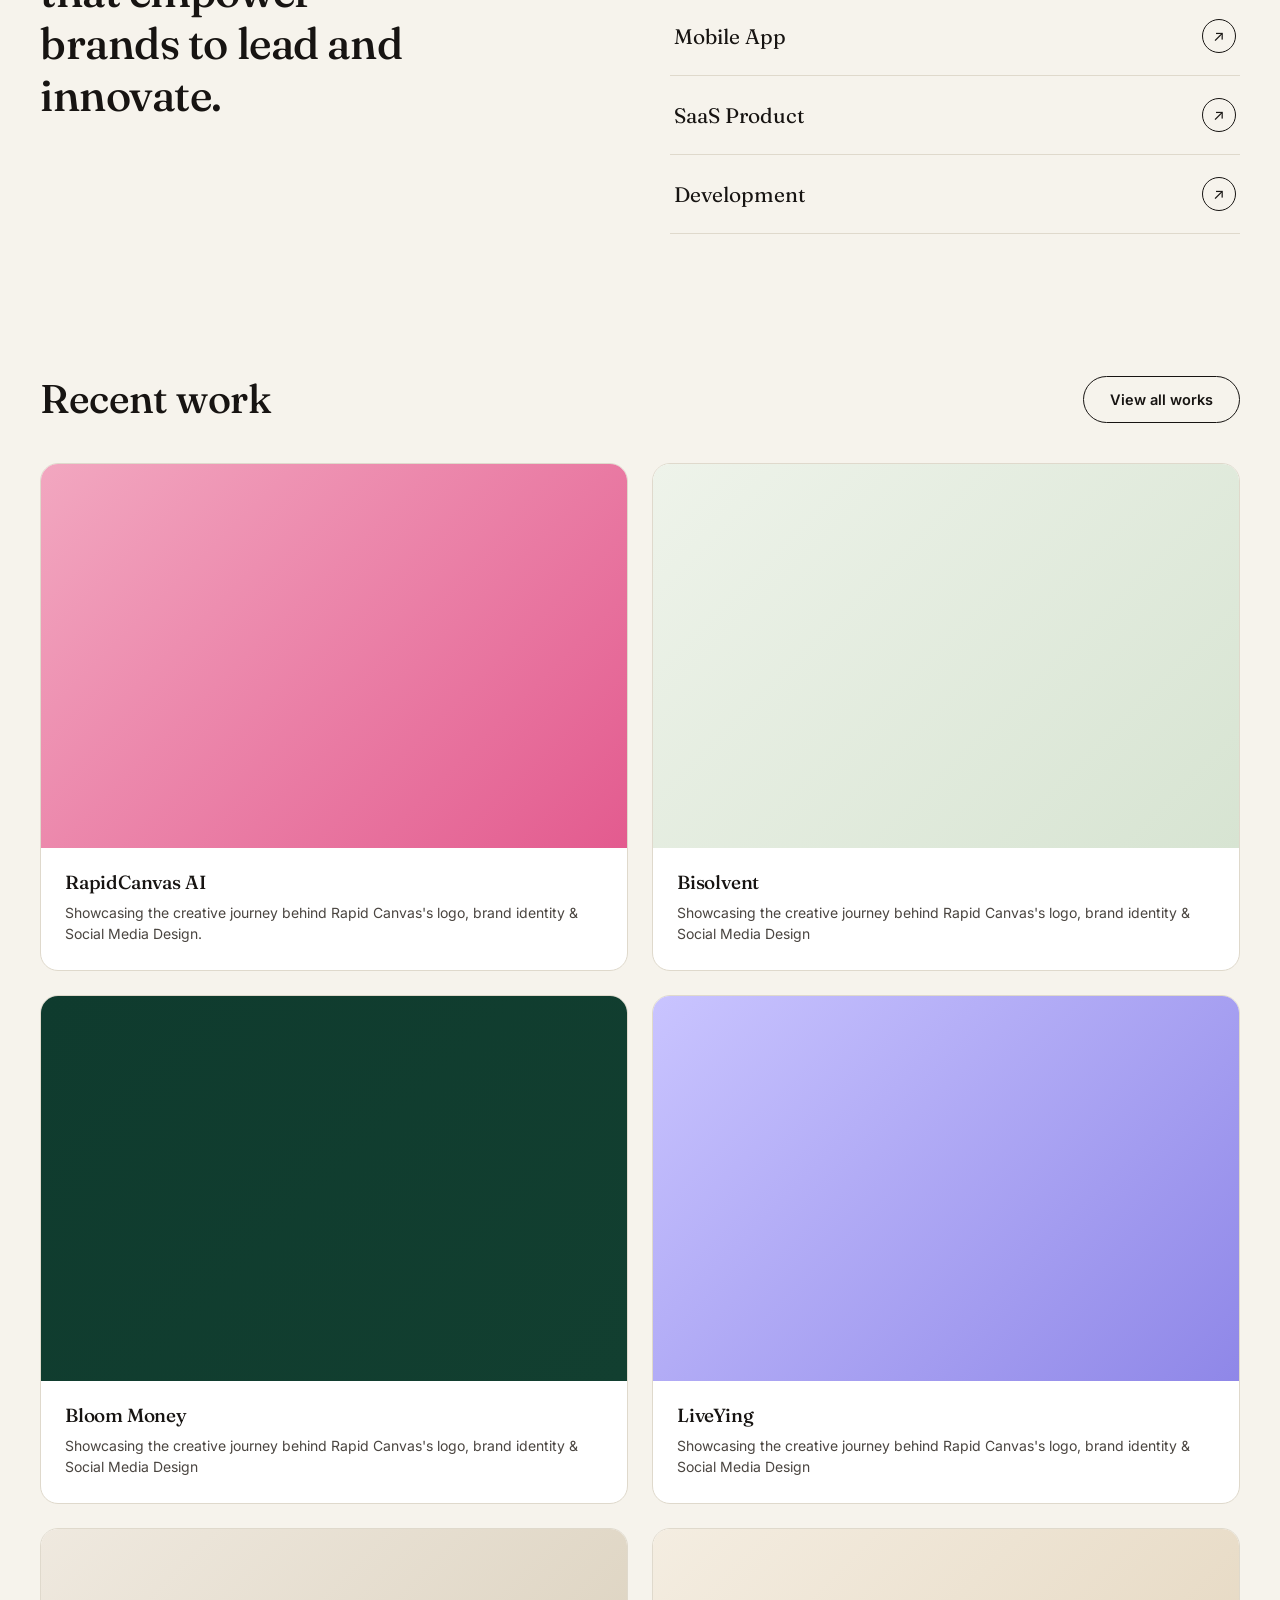
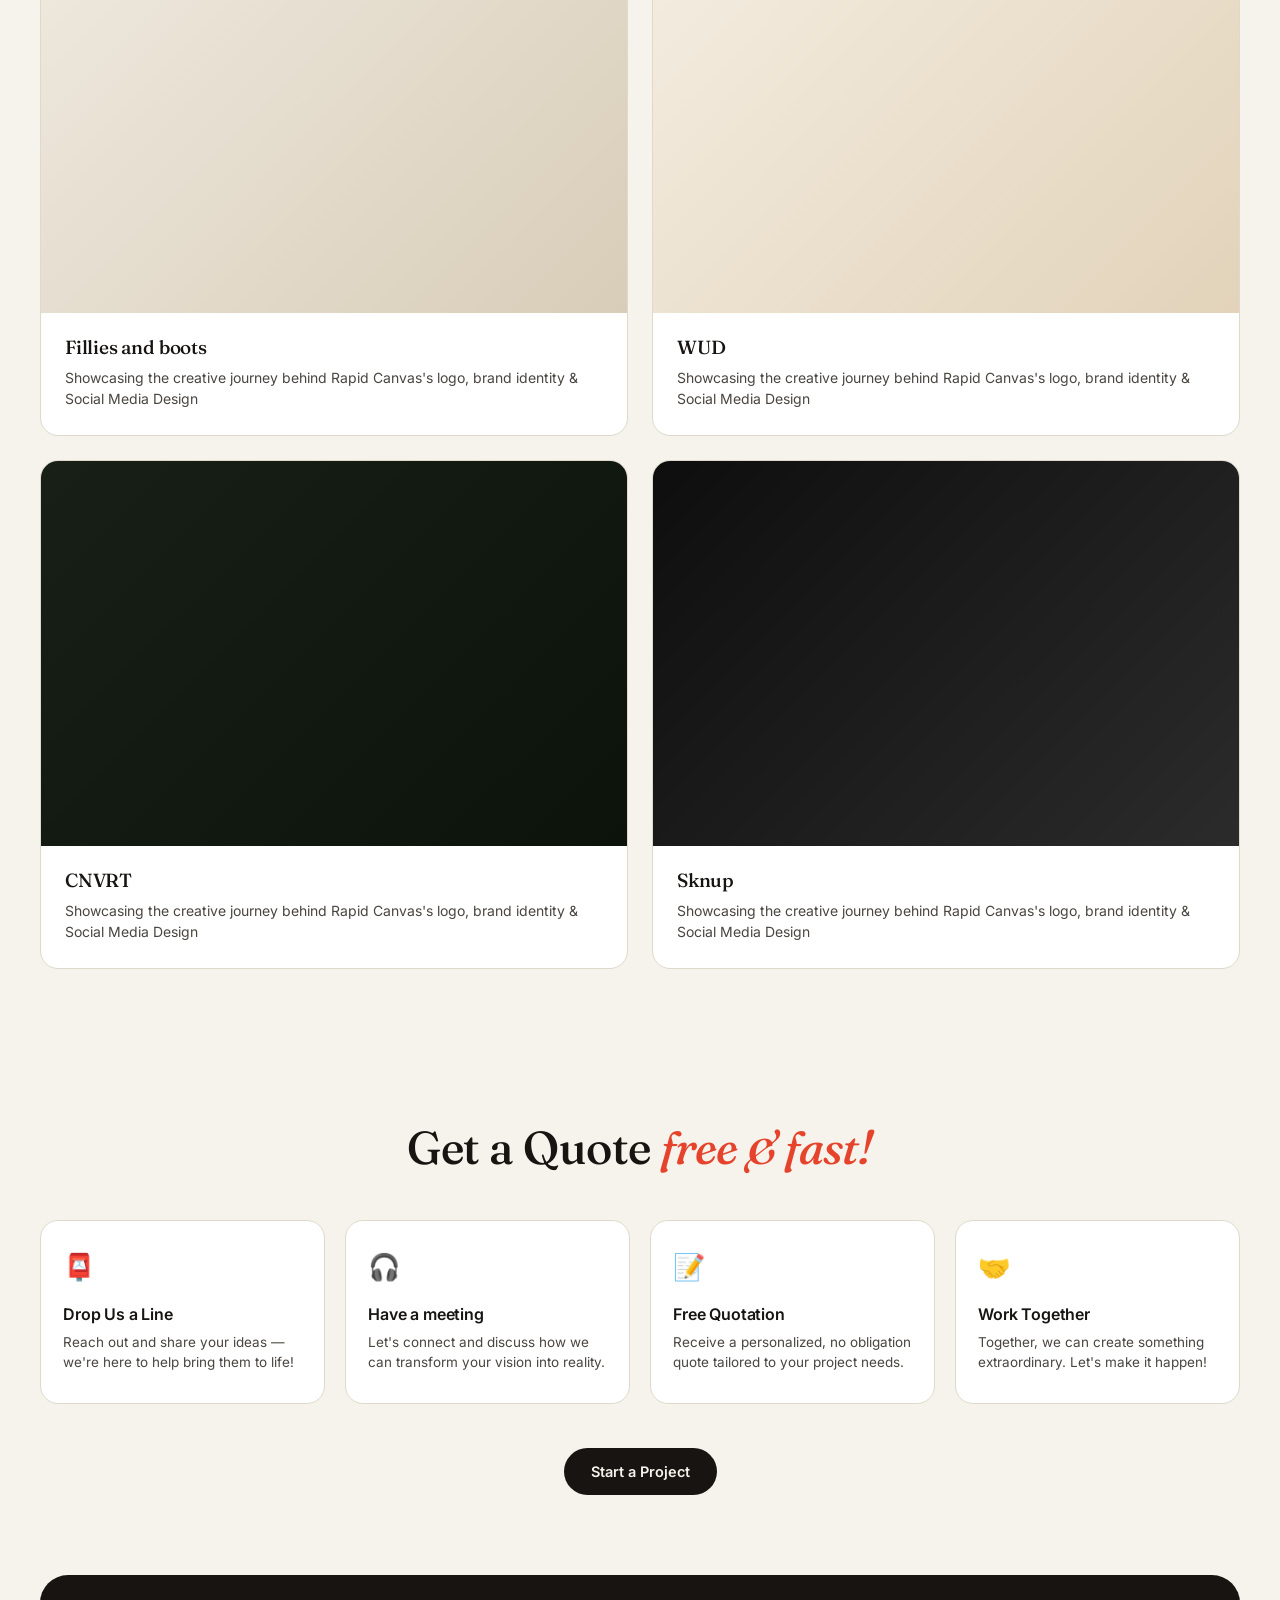
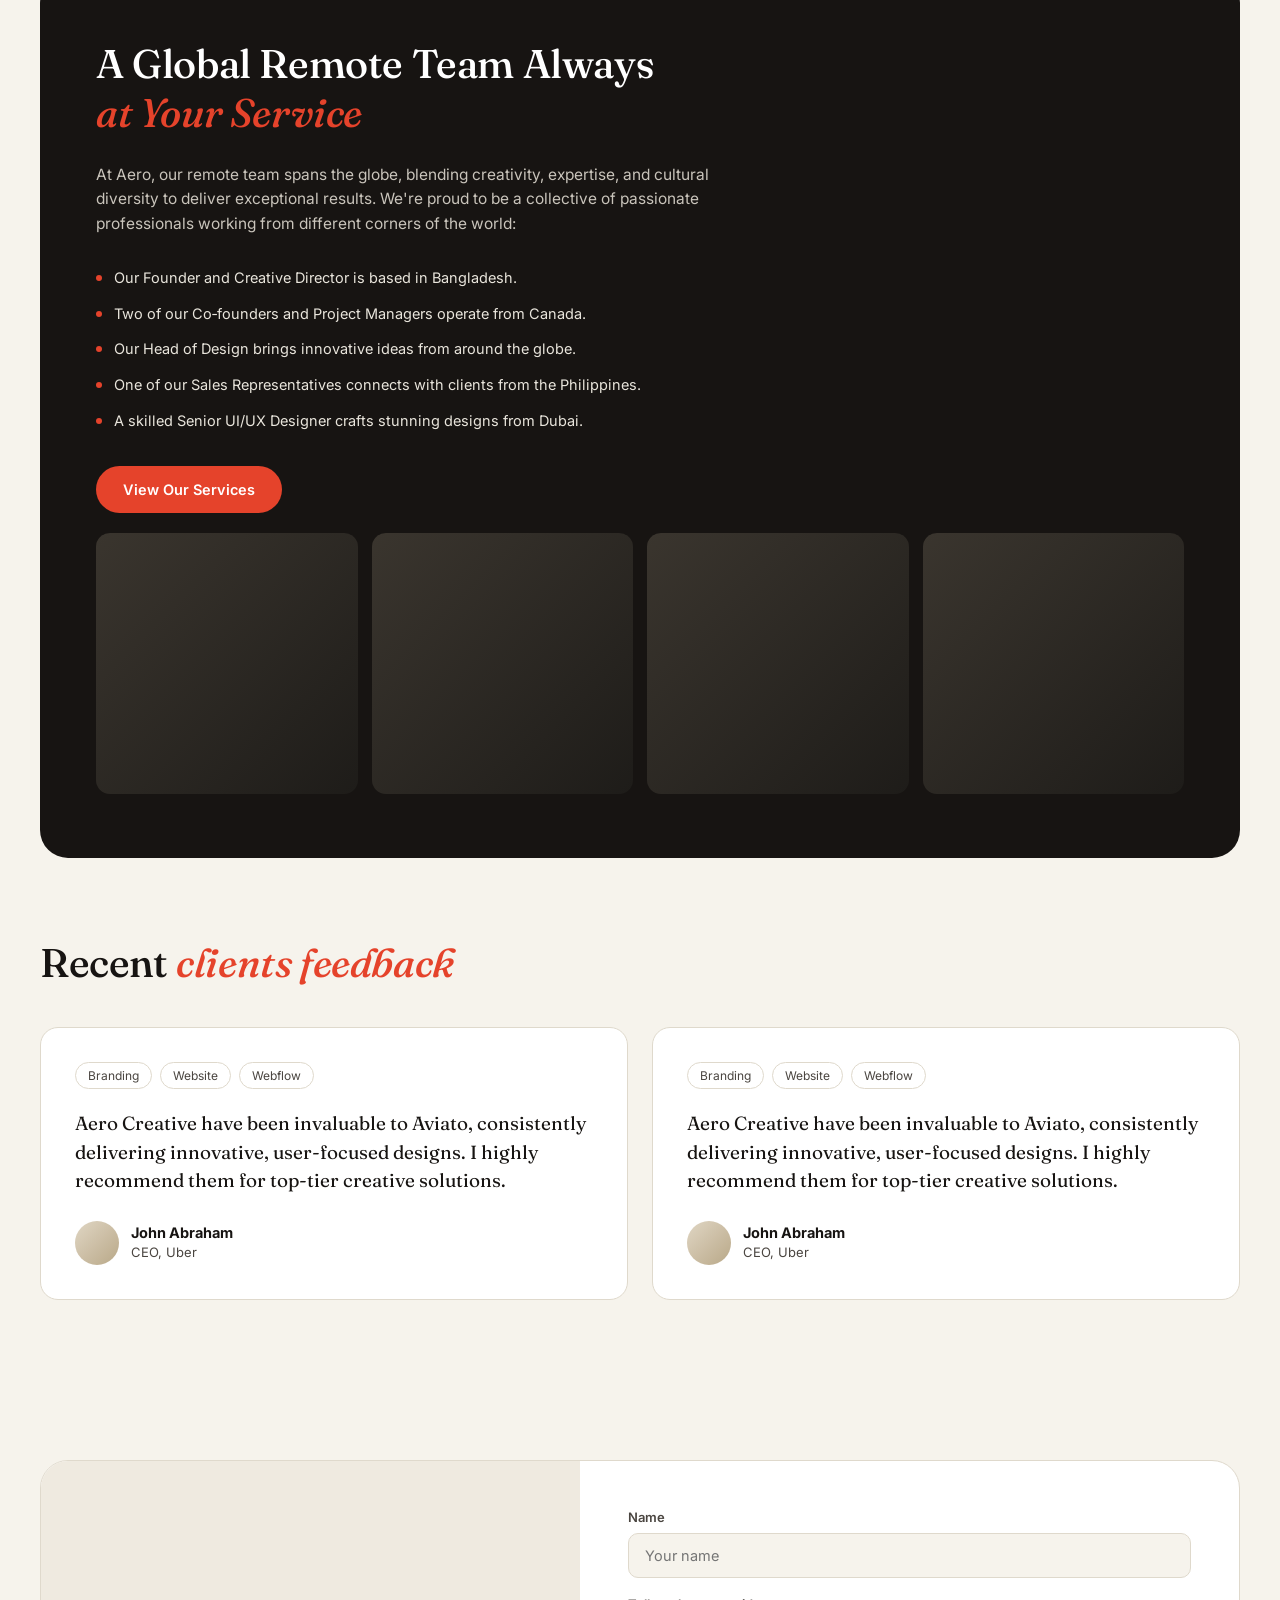
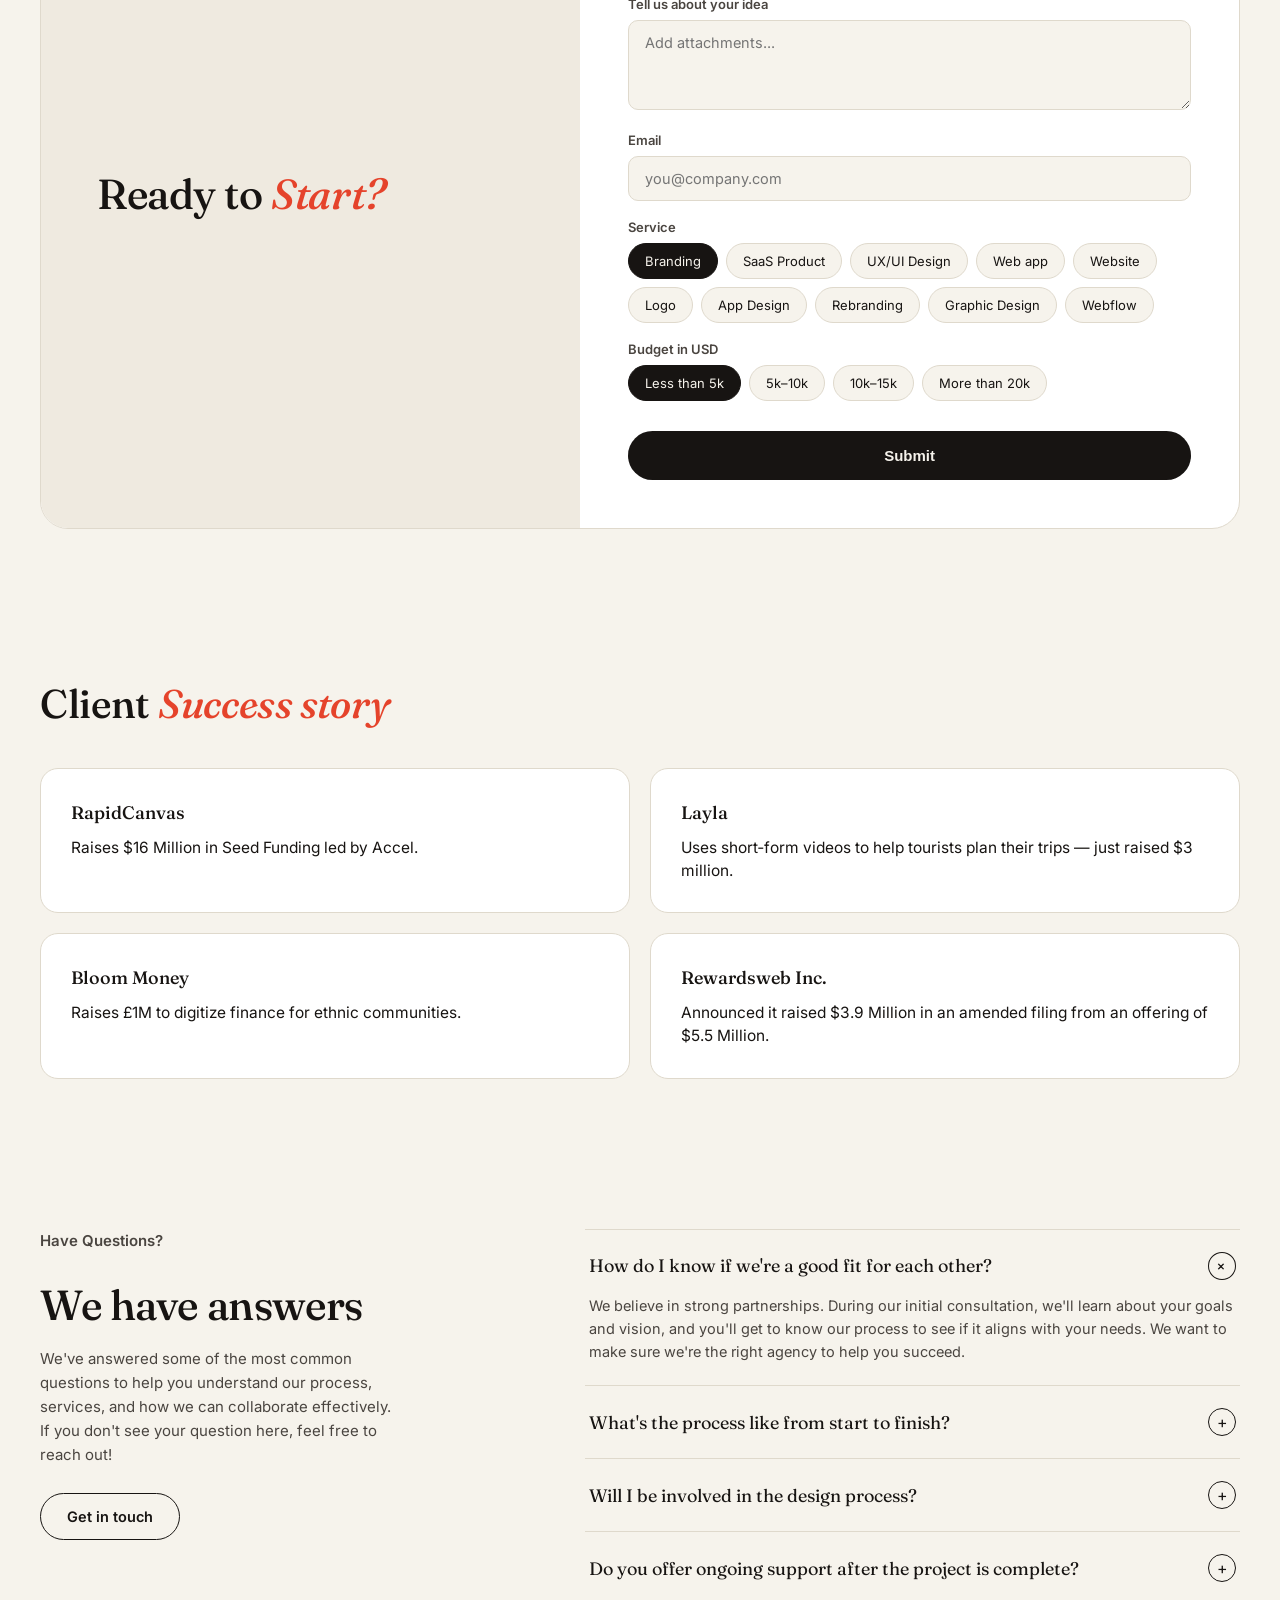
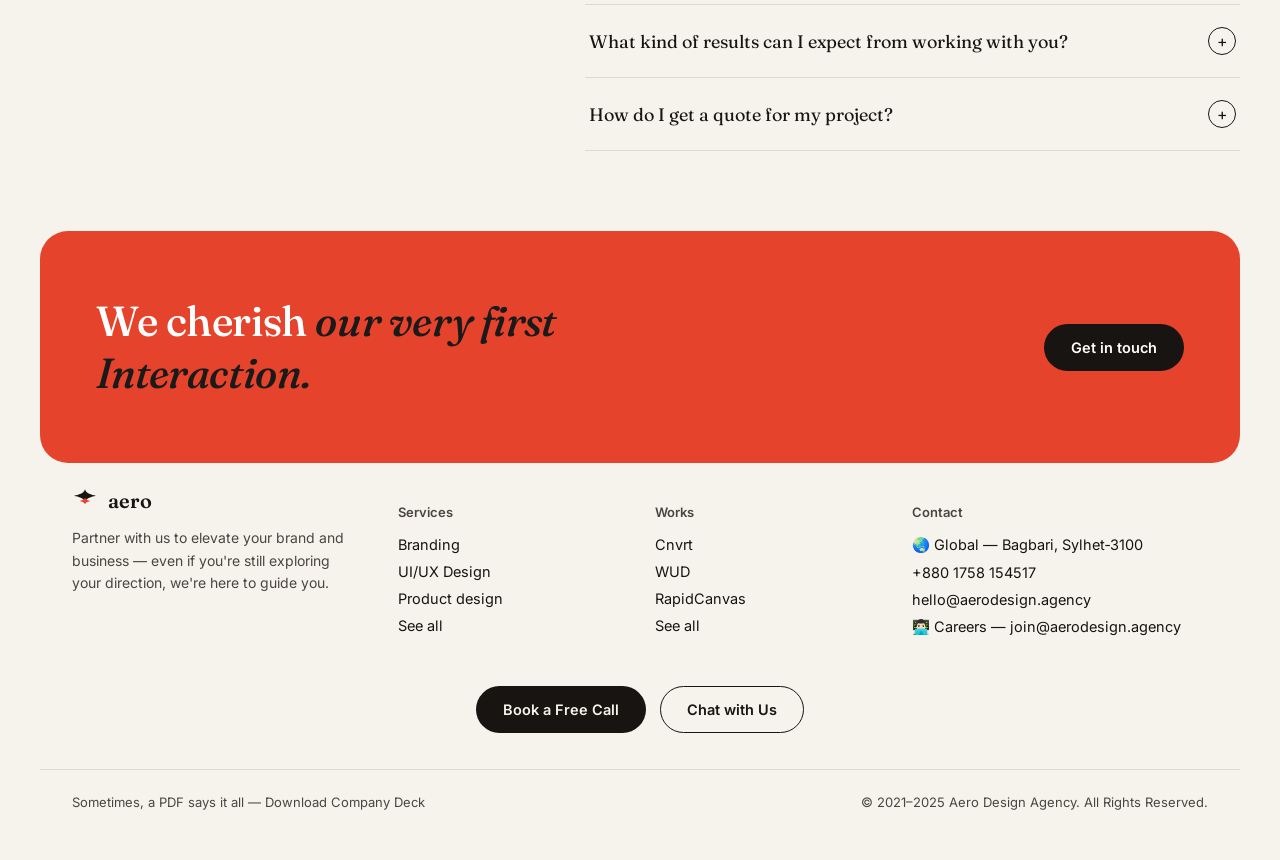
<file: aero-homepage.html>
<!DOCTYPE html>
<html lang="en">
<head>
<meta charset="UTF-8">
<meta name="viewport" content="width=device-width, initial-scale=1.0">
<title>Aero — Crafting Brands, Shaping Success</title>
<link rel="preconnect" href="https://fonts.googleapis.com">
<link href="https://fonts.googleapis.com/css2?family=Inter:wght@400;500;600;700;800&family=Fraunces:ital,opsz,wght@0,9..144,400;0,9..144,500;0,9..144,600;1,9..144,400&display=swap" rel="stylesheet">
<style>
  :root{
    --cream:#F6F3EC;
    --cream-2:#EFEAE0;
    --ink:#171412;
    --ink-soft:#4A4540;
    --red:#E5432B;
    --red-dark:#C23A26;
    --line:#DFD9CC;
    --white:#FFFFFF;
    --radius-lg:28px;
    --radius-md:18px;
    --radius-sm:10px;
    --maxw:1200px;
  }
  *{box-sizing:border-box;}
  html{scroll-behavior:smooth;}
  body{
    margin:0;
    font-family:"Inter",sans-serif;
    background:var(--cream);
    color:var(--ink);
    -webkit-font-smoothing:antialiased;
  }
  h1,h2,h3{
    font-family:"Fraunces",serif;
    margin:0;
    font-weight:500;
    letter-spacing:-0.01em;
  }
  p{margin:0;}
  a{color:inherit;text-decoration:none;}
  ul{list-style:none;margin:0;padding:0;}
  img{max-width:100%;display:block;}
  .wrap{max-width:var(--maxw);margin:0 auto;padding:0 32px;}
  .btn{
    display:inline-flex;
    align-items:center;
    justify-content:center;
    gap:8px;
    padding:14px 26px;
    border-radius:100px;
    font-weight:600;
    font-size:14.5px;
    cursor:pointer;
    border:1px solid transparent;
    white-space:nowrap;
  }
  .btn-dark{background:var(--ink);color:var(--cream);}
  .btn-dark:hover{background:#000;}
  .btn-outline{background:transparent;color:var(--ink);border-color:var(--ink);}
  .btn-outline:hover{background:var(--ink);color:var(--cream);}
  .btn-red{background:var(--red);color:var(--white);}
  .btn-red:hover{background:var(--red-dark);}

  .eyebrow{
    font-size:13px;
    color:var(--red);
    font-weight:600;
  }

  /* ---------- Header ---------- */
  header{
    position:sticky;top:0;z-index:50;
    background:rgba(246,243,236,0.9);
    backdrop-filter:blur(8px);
    border-bottom:1px solid var(--line);
  }
  .nav{
    display:flex;align-items:center;justify-content:space-between;
    padding:18px 32px;
    max-width:var(--maxw);margin:0 auto;
  }
  .logo{
    display:flex;align-items:center;gap:10px;
    font-family:"Fraunces",serif;
    font-size:20px;font-weight:600;
  }
  .logo svg{width:26px;height:26px;}
  .nav-links{
    display:flex;gap:36px;
    font-size:14.5px;font-weight:500;color:var(--ink-soft);
  }
  .nav-links a:hover{color:var(--ink);}
  .nav-right{display:flex;align-items:center;gap:18px;}
  .nav-right .btn{padding:11px 22px;}

  /* ---------- Hero ---------- */
  .hero{
    padding:80px 0 40px;
    text-align:center;
  }
  .hero h1{
    font-size:clamp(40px,6.4vw,76px);
    line-height:1.04;
    max-width:900px;
    margin:0 auto;
  }
  .hero h1 em{
    font-style:italic;
    color:var(--red);
  }
  .hero-sub{
    max-width:520px;
    margin:26px auto 34px;
    color:var(--ink-soft);
    font-size:16.5px;
    line-height:1.55;
  }
  .hero-cta{
    display:flex;gap:14px;justify-content:center;flex-wrap:wrap;
    margin-bottom:56px;
  }
  .hero-media{
    position:relative;
    max-width:var(--maxw);
    margin:0 32px;
    border-radius:var(--radius-lg);
    overflow:hidden;
    aspect-ratio:16/7.2;
    background:linear-gradient(135deg,#1b1815,#0c0b0a 60%);
    display:flex;align-items:center;justify-content:center;
  }
  @media(min-width:1264px){ .hero-media{margin:0 auto;} }
  .hero-media .review-tag{
    position:absolute;top:22px;right:24px;
    background:rgba(255,255,255,0.08);
    border:1px solid rgba(255,255,255,0.18);
    color:#fff;border-radius:100px;
    padding:8px 16px;font-size:12px;
    display:flex;flex-direction:column;gap:2px;line-height:1.3;
  }
  .review-tag b{font-size:12.5px;letter-spacing:0.02em;}
  .play-btn{
    width:76px;height:76px;border-radius:50%;
    background:rgba(255,255,255,0.14);
    border:1px solid rgba(255,255,255,0.35);
    display:flex;align-items:center;justify-content:center;
    cursor:pointer;
  }
  .play-btn:after{
    content:"";
    width:0;height:0;
    border-top:11px solid transparent;
    border-bottom:11px solid transparent;
    border-left:18px solid #fff;
    margin-left:5px;
  }

  /* ---------- Logo strip ---------- */
  .logo-strip{
    padding:44px 0;
    text-align:center;
  }
  .logo-strip p{
    color:var(--ink-soft);
    font-size:14px;
    margin-bottom:26px;
  }
  .logo-row{
    display:flex;align-items:center;justify-content:center;
    flex-wrap:wrap;
    gap:44px;
    opacity:0.55;
    font-weight:700;
    font-size:18px;
    letter-spacing:-0.02em;
  }

  /* ---------- Services ---------- */
  .services{
    padding:70px 0;
    border-top:1px solid var(--line);
  }
  .services-grid{
    display:grid;
    grid-template-columns:1fr 1fr;
    gap:60px;
    align-items:start;
  }
  .services-grid h2{
    font-size:clamp(30px,4vw,44px);
    line-height:1.18;
    max-width:420px;
  }
  .service-list{display:flex;flex-direction:column;}
  .service-item{
    display:flex;align-items:center;justify-content:space-between;
    padding:22px 4px;
    border-bottom:1px solid var(--line);
    font-family:"Fraunces",serif;
    font-size:21px;
  }
  .service-item:first-child{border-top:1px solid var(--line);}
  .service-item span.arrow{
    width:34px;height:34px;border-radius:50%;
    border:1px solid var(--ink);
    display:flex;align-items:center;justify-content:center;
    font-family:"Inter",sans-serif;font-size:15px;
    flex-shrink:0;
    transition:background .2s,color .2s;
  }
  .service-item:hover span.arrow{background:var(--ink);color:var(--cream);}

  /* ---------- Work ---------- */
  .work{padding:70px 0;}
  .section-head{
    display:flex;align-items:flex-end;justify-content:space-between;
    margin-bottom:40px;flex-wrap:wrap;gap:18px;
  }
  .section-head h2{font-size:clamp(28px,3.6vw,40px);}
  .work-grid{
    display:grid;
    grid-template-columns:repeat(2,1fr);
    gap:24px;
  }
  .work-card{
    background:var(--white);
    border-radius:var(--radius-md);
    overflow:hidden;
    border:1px solid var(--line);
  }
  .work-thumb{
    aspect-ratio:16/10.5;
    background:linear-gradient(135deg,var(--card-a,#eee),var(--card-b,#ccc));
    position:relative;
  }
  .work-card:nth-child(1) .work-thumb{background:linear-gradient(135deg,#f2a7c0,#e35b8f);}
  .work-card:nth-child(2) .work-thumb{background:linear-gradient(135deg,#eef3ea,#d7e4d2);}
  .work-card:nth-child(3) .work-thumb{background:linear-gradient(135deg,#0f3b2e,#123f30);}
  .work-card:nth-child(4) .work-thumb{background:linear-gradient(135deg,#c9c4ff,#8f87e8);}
  .work-card:nth-child(5) .work-thumb{background:linear-gradient(135deg,#efe9df,#d8cdb8);}
  .work-card:nth-child(6) .work-thumb{background:linear-gradient(135deg,#f4ede1,#e2d3ba);}
  .work-card:nth-child(7) .work-thumb{background:linear-gradient(135deg,#171f16,#0c130b);}
  .work-card:nth-child(8) .work-thumb{background:linear-gradient(135deg,#0e0e0e,#2b2b2b);}
  .work-info{padding:22px 24px 26px;}
  .work-info h3{font-size:19px;margin-bottom:8px;}
  .work-info p{color:var(--ink-soft);font-size:14px;line-height:1.5;}

  /* ---------- Get a Quote ---------- */
  .quote{padding:80px 0;text-align:center;}
  .quote h2{font-size:clamp(30px,4.4vw,46px);margin-bottom:44px;}
  .quote h2 em{color:var(--red);font-style:italic;}
  .quote-grid{
    display:grid;grid-template-columns:repeat(4,1fr);
    gap:20px;margin-bottom:44px;
  }
  .quote-card{
    background:var(--white);border:1px solid var(--line);
    border-radius:var(--radius-md);
    padding:30px 22px;text-align:left;
  }
  .quote-card .ic{font-size:26px;margin-bottom:22px;}
  .quote-card h3{font-family:"Inter",sans-serif;font-weight:600;font-size:16px;margin-bottom:8px;}
  .quote-card p{color:var(--ink-soft);font-size:13.5px;line-height:1.5;}

  /* ---------- Global team ---------- */
  .team{
    background:var(--ink);color:var(--cream);
    border-radius:var(--radius-lg);
    margin:0 32px;
    padding:64px 56px;
  }
  @media(min-width:1264px){ .team{margin:0 auto;max-width:var(--maxw);} }
  .team h2{color:var(--white);font-size:clamp(28px,3.6vw,40px);max-width:560px;margin-bottom:26px;}
  .team h2 em{color:var(--red);font-style:italic;}
  .team > .wrap-inner{max-width:640px;}
  .team p.desc{color:#C9C4BB;font-size:15.5px;line-height:1.6;margin-bottom:30px;max-width:640px;}
  .team ul{display:flex;flex-direction:column;gap:14px;margin-bottom:34px;}
  .team ul li{
    display:flex;gap:12px;align-items:flex-start;
    color:#E9E5DC;font-size:14.5px;line-height:1.5;
  }
  .team ul li:before{
    content:"";
    width:6px;height:6px;border-radius:50%;
    background:var(--red);
    margin-top:8px;flex-shrink:0;
  }
  .team-photos{
    display:grid;grid-template-columns:repeat(4,1fr);gap:14px;margin-top:20px;
  }
  .team-photos div{
    aspect-ratio:1/1;border-radius:14px;
    background:linear-gradient(135deg,#3a352e,#1e1c19);
  }

  /* ---------- Testimonials ---------- */
  .testimonials{padding:80px 0;}
  .test-grid{display:grid;grid-template-columns:1fr 1fr;gap:24px;}
  .test-card{
    background:var(--white);border:1px solid var(--line);
    border-radius:var(--radius-md);padding:34px;
  }
  .test-tags{display:flex;gap:8px;margin-bottom:20px;flex-wrap:wrap;}
  .test-tags span{
    font-size:12px;border:1px solid var(--line);
    border-radius:100px;padding:5px 12px;color:var(--ink-soft);
  }
  .test-card p.quote-text{
    font-family:"Fraunces",serif;font-size:19px;line-height:1.5;margin-bottom:26px;
  }
  .test-person{display:flex;align-items:center;gap:12px;}
  .test-person .avatar{
    width:44px;height:44px;border-radius:50%;
    background:linear-gradient(135deg,#e0d6c4,#b9a888);
  }
  .test-person b{font-size:14.5px;display:block;}
  .test-person span{font-size:13px;color:var(--ink-soft);}

  /* ---------- Ready to start form ---------- */
  .form-sec{padding:80px 0;}
  .form-shell{
    display:grid;grid-template-columns:0.9fr 1.1fr;
    background:var(--white);border:1px solid var(--line);
    border-radius:var(--radius-lg);overflow:hidden;
  }
  .form-left{
    padding:56px;
    display:flex;flex-direction:column;justify-content:center;
    background:var(--cream-2);
  }
  .form-left h2{font-size:clamp(30px,3.6vw,42px);}
  .form-left h2 em{color:var(--red);font-style:italic;}
  .form-right{padding:48px;}
  .field{margin-bottom:18px;}
  .field label{
    display:block;font-size:13px;font-weight:600;margin-bottom:8px;color:var(--ink-soft);
  }
  .field input, .field textarea{
    width:100%;padding:13px 16px;
    border:1px solid var(--line);border-radius:var(--radius-sm);
    font-family:"Inter",sans-serif;font-size:14.5px;background:var(--cream);
    color:var(--ink);
  }
  .field textarea{min-height:90px;resize:vertical;}
  .chip-group{display:flex;flex-wrap:wrap;gap:8px;}
  .chip{
    padding:9px 16px;border:1px solid var(--line);border-radius:100px;
    font-size:13px;cursor:pointer;background:var(--cream);
  }
  .chip.active{background:var(--ink);color:var(--cream);border-color:var(--ink);}
  .form-right .btn{width:100%;margin-top:12px;padding:15px;font-size:15px;}

  /* ---------- Client success ---------- */
  .success{padding:70px 0;}
  .success-grid{display:grid;grid-template-columns:repeat(2,1fr);gap:20px;}
  .success-card{
    border:1px solid var(--line);border-radius:var(--radius-md);
    padding:30px;background:var(--white);
    font-size:15.5px;line-height:1.5;
  }
  .success-card b{display:block;font-family:"Fraunces",serif;font-size:18px;margin-bottom:10px;font-weight:500;}

  /* ---------- FAQ ---------- */
  .faq{padding:80px 0;}
  .faq-grid{display:grid;grid-template-columns:0.85fr 1.15fr;gap:60px;}
  .faq-intro h2{font-size:clamp(30px,3.6vw,42px);margin-bottom:16px;}
  .faq-intro p{color:var(--ink-soft);font-size:15px;line-height:1.6;max-width:360px;margin-bottom:26px;}
  .faq-item{
    border-bottom:1px solid var(--line);
    padding:22px 4px;
    cursor:pointer;
  }
  .faq-item:first-child{border-top:1px solid var(--line);}
  .faq-q{
    display:flex;align-items:center;justify-content:space-between;
    font-family:"Fraunces",serif;font-size:18px;
  }
  .faq-q .plus{
    width:28px;height:28px;border-radius:50%;border:1px solid var(--ink);
    display:flex;align-items:center;justify-content:center;flex-shrink:0;
    font-size:16px;font-family:"Inter",sans-serif;
  }
  .faq-a{
    color:var(--ink-soft);font-size:14.5px;line-height:1.6;
    max-height:0;overflow:hidden;transition:max-height .25s ease, margin .25s ease;
  }
  .faq-item.open .faq-a{max-height:200px;margin-top:14px;}
  .faq-item.open .faq-q .plus{transform:rotate(45deg);}

  /* ---------- Footer CTA ---------- */
  .footer-cta{
    background:var(--red);
    border-radius:var(--radius-lg);
    margin:0 32px 24px;
    padding:64px 56px;
    color:#fff;
    display:flex;align-items:center;justify-content:space-between;
    flex-wrap:wrap;gap:30px;
  }
  @media(min-width:1264px){ .footer-cta{margin:0 auto 24px;max-width:var(--maxw);} }
  .footer-cta h2{color:#fff;font-size:clamp(28px,3.6vw,42px);max-width:480px;}
  .footer-cta h2 em{font-style:italic;color:#1a1a1a;}
  .footer-cta .btn{background:var(--ink);color:#fff;}

  footer{padding:0 0 50px;}
  .footer-grid{
    display:grid;grid-template-columns:1.3fr 1fr 1fr 1.3fr;
    gap:30px;padding:0 32px 40px;
    max-width:var(--maxw);margin:0 auto;
  }
  .footer-col h4{font-size:13px;color:var(--ink-soft);margin-bottom:16px;font-weight:600;}
  .footer-col a, .footer-col p{
    display:block;font-size:14.5px;margin-bottom:10px;color:var(--ink);
  }
  .footer-col.brand p{color:var(--ink-soft);font-size:14px;line-height:1.6;max-width:280px;}
  .footer-bottom{
    border-top:1px solid var(--line);
    padding-top:24px;margin:0 32px;
    max-width:calc(var(--maxw) - 0px);
    display:flex;justify-content:space-between;align-items:center;flex-wrap:wrap;gap:14px;
    font-size:13px;color:var(--ink-soft);
  }
  @media(min-width:1264px){ .footer-bottom{margin:0 auto;padding-left:32px;padding-right:32px;} }

  @media(max-width:900px){
    .nav-links{display:none;}
    .services-grid{grid-template-columns:1fr;gap:30px;}
    .quote-grid{grid-template-columns:repeat(2,1fr);}
    .work-grid{grid-template-columns:1fr;}
    .test-grid{grid-template-columns:1fr;}
    .form-shell{grid-template-columns:1fr;}
    .footer-grid{grid-template-columns:1fr 1fr;}
    .faq-grid{grid-template-columns:1fr;}
    .footer-cta{flex-direction:column;align-items:flex-start;}
    .team-photos{grid-template-columns:repeat(2,1fr);}
  }
</style>
</head>
<body>

<header>
  <nav class="nav">
    <div class="logo">
      <svg viewBox="0 0 24 24" fill="none">
        <path d="M12 2C13 6 18 7 22 8C18 9 13 10 12 14C11 10 6 9 2 8C6 7 11 6 12 2Z" fill="#171412"/>
        <path d="M12 10C12.6 12 15 12.6 17 13C15 13.4 12.6 14 12 16C11.4 14 9 13.4 7 13C9 12.6 11.4 12 12 10Z" fill="#E5432B"/>
      </svg>
      aero
    </div>
    <ul class="nav-links">
      <li><a href="#services">Services</a></li>
      <li><a href="#work">Works</a></li>
      <li><a href="#pricing">Pricing</a></li>
      <li><a href="#blog">Blogs</a></li>
      <li><a href="#about">About us</a></li>
    </ul>
    <div class="nav-right">
      <a href="#start" class="btn btn-dark">Start a Project</a>
    </div>
  </nav>
</header>

<main>

  <!-- HERO -->
  <section class="hero wrap">
    <h1>Crafting Brands,<br>Shaping <em>Success.</em></h1>
    <p class="hero-sub">We're a creative agency specializing in transforming ideas into impactful experiences. From branding &amp; UI/UX design to web development.</p>
    <div class="hero-cta">
      <a href="#start" class="btn btn-dark">Book a Free Call</a>
      <a href="#work" class="btn btn-outline">View all works</a>
    </div>
  </section>

  <div class="hero-media">
    <span class="review-tag"><b>★★★★★ Reviewed on</b><span>3 reviews</span></span>
    <div class="play-btn"></div>
  </div>

  <!-- LOGO STRIP -->
  <section class="logo-strip wrap">
    <p>Empowering 150+ companies to achieve their goals and thrive.</p>
    <div class="logo-row">
      <span>RapidCanvas</span>
      <span>UVA</span>
      <span>Cnvrt</span>
      <span>fillies</span>
      <span>Bloom</span>
      <span>Bisolvent</span>
    </div>
  </section>

  <!-- SERVICES -->
  <section class="services wrap" id="services">
    <div class="services-grid">
      <h2>We blend creativity, design, and technology to craft digital experiences that empower brands to lead and innovate.</h2>
      <div class="service-list">
        <div class="service-item"><span>Branding</span><span class="arrow">↗</span></div>
        <div class="service-item"><span>Websites</span><span class="arrow">↗</span></div>
        <div class="service-item"><span>UX/UI Design</span><span class="arrow">↗</span></div>
        <div class="service-item"><span>Mobile App</span><span class="arrow">↗</span></div>
        <div class="service-item"><span>SaaS Product</span><span class="arrow">↗</span></div>
        <div class="service-item"><span>Development</span><span class="arrow">↗</span></div>
      </div>
    </div>
  </section>

  <!-- WORK -->
  <section class="work wrap" id="work">
    <div class="section-head">
      <h2>Recent work</h2>
      <a href="#work" class="btn btn-outline">View all works</a>
    </div>
    <div class="work-grid">
      <div class="work-card">
        <div class="work-thumb"></div>
        <div class="work-info"><h3>RapidCanvas AI</h3><p>Showcasing the creative journey behind Rapid Canvas's logo, brand identity &amp; Social Media Design.</p></div>
      </div>
      <div class="work-card">
        <div class="work-thumb"></div>
        <div class="work-info"><h3>Bisolvent</h3><p>Showcasing the creative journey behind Rapid Canvas's logo, brand identity &amp; Social Media Design</p></div>
      </div>
      <div class="work-card">
        <div class="work-thumb"></div>
        <div class="work-info"><h3>Bloom Money</h3><p>Showcasing the creative journey behind Rapid Canvas's logo, brand identity &amp; Social Media Design</p></div>
      </div>
      <div class="work-card">
        <div class="work-thumb"></div>
        <div class="work-info"><h3>LiveYing</h3><p>Showcasing the creative journey behind Rapid Canvas's logo, brand identity &amp; Social Media Design</p></div>
      </div>
      <div class="work-card">
        <div class="work-thumb"></div>
        <div class="work-info"><h3>Fillies and boots</h3><p>Showcasing the creative journey behind Rapid Canvas's logo, brand identity &amp; Social Media Design</p></div>
      </div>
      <div class="work-card">
        <div class="work-thumb"></div>
        <div class="work-info"><h3>WUD</h3><p>Showcasing the creative journey behind Rapid Canvas's logo, brand identity &amp; Social Media Design</p></div>
      </div>
      <div class="work-card">
        <div class="work-thumb"></div>
        <div class="work-info"><h3>CNVRT</h3><p>Showcasing the creative journey behind Rapid Canvas's logo, brand identity &amp; Social Media Design</p></div>
      </div>
      <div class="work-card">
        <div class="work-thumb"></div>
        <div class="work-info"><h3>Sknup</h3><p>Showcasing the creative journey behind Rapid Canvas's logo, brand identity &amp; Social Media Design</p></div>
      </div>
    </div>
  </section>

  <!-- GET A QUOTE -->
  <section class="quote wrap">
    <h2>Get a Quote <em>free &amp; fast!</em></h2>
    <div class="quote-grid">
      <div class="quote-card">
        <div class="ic">📮</div>
        <h3>Drop Us a Line</h3>
        <p>Reach out and share your ideas — we're here to help bring them to life!</p>
      </div>
      <div class="quote-card">
        <div class="ic">🎧</div>
        <h3>Have a meeting</h3>
        <p>Let's connect and discuss how we can transform your vision into reality.</p>
      </div>
      <div class="quote-card">
        <div class="ic">📝</div>
        <h3>Free Quotation</h3>
        <p>Receive a personalized, no obligation quote tailored to your project needs.</p>
      </div>
      <div class="quote-card">
        <div class="ic">🤝</div>
        <h3>Work Together</h3>
        <p>Together, we can create something extraordinary. Let's make it happen!</p>
      </div>
    </div>
    <a href="#start" class="btn btn-dark">Start a Project</a>
  </section>

  <!-- GLOBAL TEAM -->
  <section class="team wrap">
    <div class="wrap-inner">
      <h2>A Global Remote Team Always <em>at Your Service</em></h2>
      <p class="desc">At Aero, our remote team spans the globe, blending creativity, expertise, and cultural diversity to deliver exceptional results. We're proud to be a collective of passionate professionals working from different corners of the world:</p>
      <ul>
        <li>Our Founder and Creative Director is based in Bangladesh.</li>
        <li>Two of our Co‑founders and Project Managers operate from Canada.</li>
        <li>Our Head of Design brings innovative ideas from around the globe.</li>
        <li>One of our Sales Representatives connects with clients from the Philippines.</li>
        <li>A skilled Senior UI/UX Designer crafts stunning designs from Dubai.</li>
      </ul>
      <a href="#services" class="btn btn-red">View Our Services</a>
    </div>
    <div class="team-photos">
      <div></div><div></div><div></div><div></div>
    </div>
  </section>

  <!-- TESTIMONIALS -->
  <section class="testimonials wrap">
    <div class="section-head">
      <h2>Recent <em style="color:var(--red);font-style:italic;">clients feedback</em></h2>
    </div>
    <div class="test-grid">
      <div class="test-card">
        <div class="test-tags"><span>Branding</span><span>Website</span><span>Webflow</span></div>
        <p class="quote-text">Aero Creative have been invaluable to Aviato, consistently delivering innovative, user‑focused designs. I highly recommend them for top‑tier creative solutions.</p>
        <div class="test-person">
          <div class="avatar"></div>
          <div><b>John Abraham</b><span>CEO, Uber</span></div>
        </div>
      </div>
      <div class="test-card">
        <div class="test-tags"><span>Branding</span><span>Website</span><span>Webflow</span></div>
        <p class="quote-text">Aero Creative have been invaluable to Aviato, consistently delivering innovative, user‑focused designs. I highly recommend them for top‑tier creative solutions.</p>
        <div class="test-person">
          <div class="avatar"></div>
          <div><b>John Abraham</b><span>CEO, Uber</span></div>
        </div>
      </div>
    </div>
  </section>

  <!-- READY TO START FORM -->
  <section class="form-sec wrap" id="start">
    <div class="form-shell">
      <div class="form-left">
        <h2>Ready to <em>Start?</em></h2>
      </div>
      <div class="form-right">
        <div class="field"><label>Name</label><input type="text" placeholder="Your name"></div>
        <div class="field"><label>Tell us about your idea</label><textarea placeholder="Add attachments..."></textarea></div>
        <div class="field"><label>Email</label><input type="email" placeholder="you@company.com"></div>
        <div class="field">
          <label>Service</label>
          <div class="chip-group">
            <span class="chip active">Branding</span>
            <span class="chip">SaaS Product</span>
            <span class="chip">UX/UI Design</span>
            <span class="chip">Web app</span>
            <span class="chip">Website</span>
            <span class="chip">Logo</span>
            <span class="chip">App Design</span>
            <span class="chip">Rebranding</span>
            <span class="chip">Graphic Design</span>
            <span class="chip">Webflow</span>
          </div>
        </div>
        <div class="field">
          <label>Budget in USD</label>
          <div class="chip-group">
            <span class="chip active">Less than 5k</span>
            <span class="chip">5k–10k</span>
            <span class="chip">10k–15k</span>
            <span class="chip">More than 20k</span>
          </div>
        </div>
        <button class="btn btn-dark">Submit</button>
      </div>
    </div>
  </section>

  <!-- CLIENT SUCCESS -->
  <section class="success wrap">
    <div class="section-head"><h2>Client <em style="color:var(--red);font-style:italic;">Success story</em></h2></div>
    <div class="success-grid">
      <div class="success-card"><b>RapidCanvas</b>Raises $16 Million in Seed Funding led by Accel.</div>
      <div class="success-card"><b>Layla</b>Uses short‑form videos to help tourists plan their trips — just raised $3 million.</div>
      <div class="success-card"><b>Bloom Money</b>Raises £1M to digitize finance for ethnic communities.</div>
      <div class="success-card"><b>Rewardsweb Inc.</b>Announced it raised $3.9 Million in an amended filing from an offering of $5.5 Million.</div>
    </div>
  </section>

  <!-- FAQ -->
  <section class="faq wrap">
    <div class="faq-grid">
      <div class="faq-intro">
        <p class="eyebrow">Have Questions?</p>
        <h2>We have answers</h2>
        <p>We've answered some of the most common questions to help you understand our process, services, and how we can collaborate effectively. If you don't see your question here, feel free to reach out!</p>
        <a href="#start" class="btn btn-outline">Get in touch</a>
      </div>
      <div class="faq-list">
        <div class="faq-item open">
          <div class="faq-q"><span>How do I know if we're a good fit for each other?</span><span class="plus">+</span></div>
          <div class="faq-a">We believe in strong partnerships. During our initial consultation, we'll learn about your goals and vision, and you'll get to know our process to see if it aligns with your needs. We want to make sure we're the right agency to help you succeed.</div>
        </div>
        <div class="faq-item">
          <div class="faq-q"><span>What's the process like from start to finish?</span><span class="plus">+</span></div>
          <div class="faq-a">Every project moves through discovery, design, and delivery, with check‑ins along the way so you always know what's next.</div>
        </div>
        <div class="faq-item">
          <div class="faq-q"><span>Will I be involved in the design process?</span><span class="plus">+</span></div>
          <div class="faq-a">Yes — we treat you as a core part of the team, with regular reviews and open feedback loops throughout.</div>
        </div>
        <div class="faq-item">
          <div class="faq-q"><span>Do you offer ongoing support after the project is complete?</span><span class="plus">+</span></div>
          <div class="faq-a">Absolutely. We offer flexible retainers and support packages once your project ships.</div>
        </div>
        <div class="faq-item">
          <div class="faq-q"><span>What kind of results can I expect from working with you?</span><span class="plus">+</span></div>
          <div class="faq-a">Clear, measurable improvements to how your brand looks, converts, and grows — backed by real case studies.</div>
        </div>
        <div class="faq-item">
          <div class="faq-q"><span>How do I get a quote for my project?</span><span class="plus">+</span></div>
          <div class="faq-a">Fill out the project form above, or book a free call, and we'll get back to you with a tailored quote fast.</div>
        </div>
      </div>
    </div>
  </section>

  <!-- FOOTER CTA -->
  <section class="footer-cta">
    <h2>We cherish <em>our very first Interaction.</em></h2>
    <a href="#start" class="btn">Get in touch</a>
  </section>

</main>

<footer>
  <div class="footer-grid">
    <div class="footer-col brand">
      <div class="logo" style="margin-bottom:14px;">
        <svg viewBox="0 0 24 24" fill="none" width="24" height="24">
          <path d="M12 2C13 6 18 7 22 8C18 9 13 10 12 14C11 10 6 9 2 8C6 7 11 6 12 2Z" fill="#171412"/>
          <path d="M12 10C12.6 12 15 12.6 17 13C15 13.4 12.6 14 12 16C11.4 14 9 13.4 7 13C9 12.6 11.4 12 12 10Z" fill="#E5432B"/>
        </svg>
        aero
      </div>
      <p>Partner with us to elevate your brand and business — even if you're still exploring your direction, we're here to guide you.</p>
    </div>
    <div class="footer-col">
      <h4>Services</h4>
      <a href="#">Branding</a>
      <a href="#">UI/UX Design</a>
      <a href="#">Product design</a>
      <a href="#">See all</a>
    </div>
    <div class="footer-col">
      <h4>Works</h4>
      <a href="#">Cnvrt</a>
      <a href="#">WUD</a>
      <a href="#">RapidCanvas</a>
      <a href="#">See all</a>
    </div>
    <div class="footer-col">
      <h4>Contact</h4>
      <p>🌏 Global — Bagbari, Sylhet‑3100</p>
      <p>+880 1758 154517</p>
      <p>hello@aerodesign.agency</p>
      <a href="#">👨🏻‍💻 Careers — join@aerodesign.agency</a>
    </div>
  </div>
  <div style="text-align:center;margin-bottom:36px;">
    <a href="#start" class="btn btn-dark" style="margin-right:10px;">Book a Free Call</a>
    <a href="#" class="btn btn-outline">Chat with Us</a>
  </div>
  <div class="footer-bottom">
    <span>Sometimes, a PDF says it all — Download Company Deck</span>
    <span>© 2021–2025 Aero Design Agency. All Rights Reserved.</span>
  </div>
</footer>

<script>
  document.querySelectorAll('.faq-item').forEach(item => {
    item.addEventListener('click', () => {
      const isOpen = item.classList.contains('open');
      document.querySelectorAll('.faq-item').forEach(i => i.classList.remove('open'));
      if (!isOpen) item.classList.add('open');
    });
  });
  document.querySelectorAll('.chip-group').forEach(group => {
    group.querySelectorAll('.chip').forEach(chip => {
      chip.addEventListener('click', () => {
        group.querySelectorAll('.chip').forEach(c => c.classList.remove('active'));
        chip.classList.add('active');
      });
    });
  });
</script>

</body>
</html>
</file>
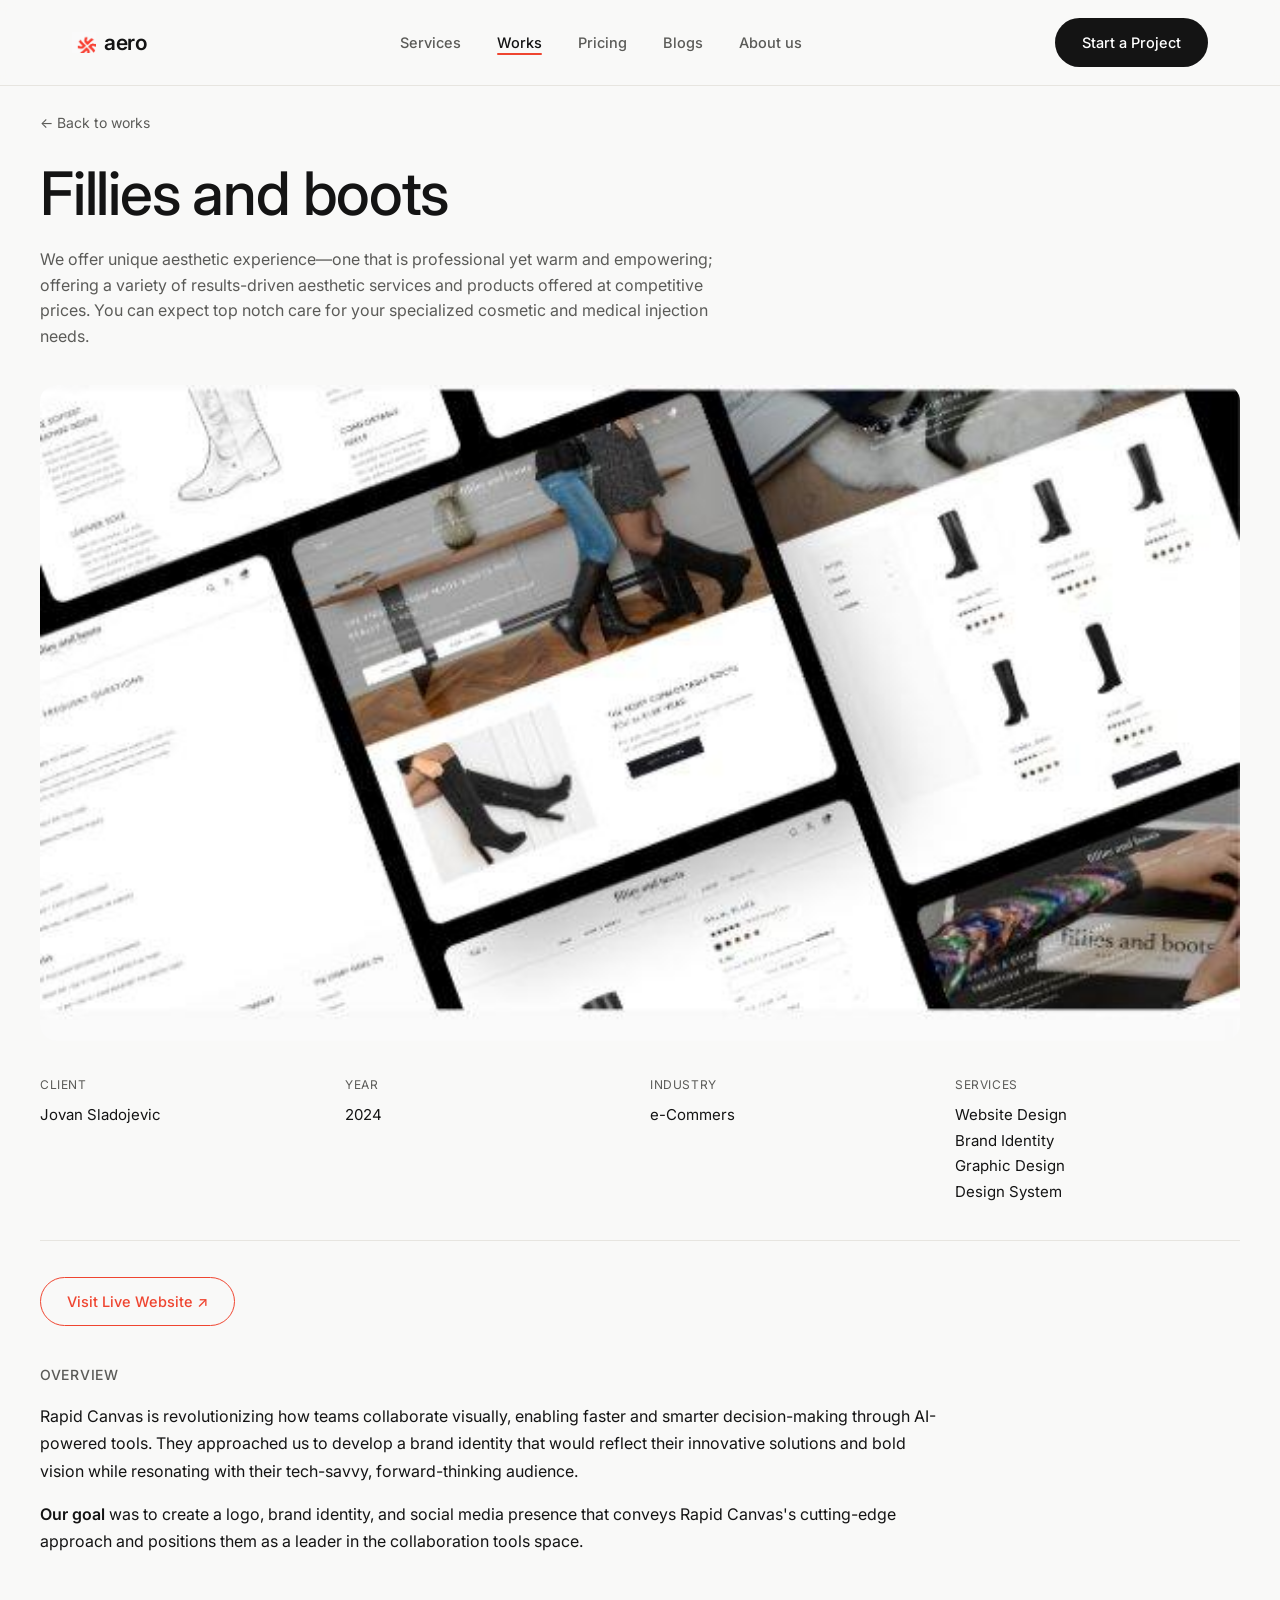
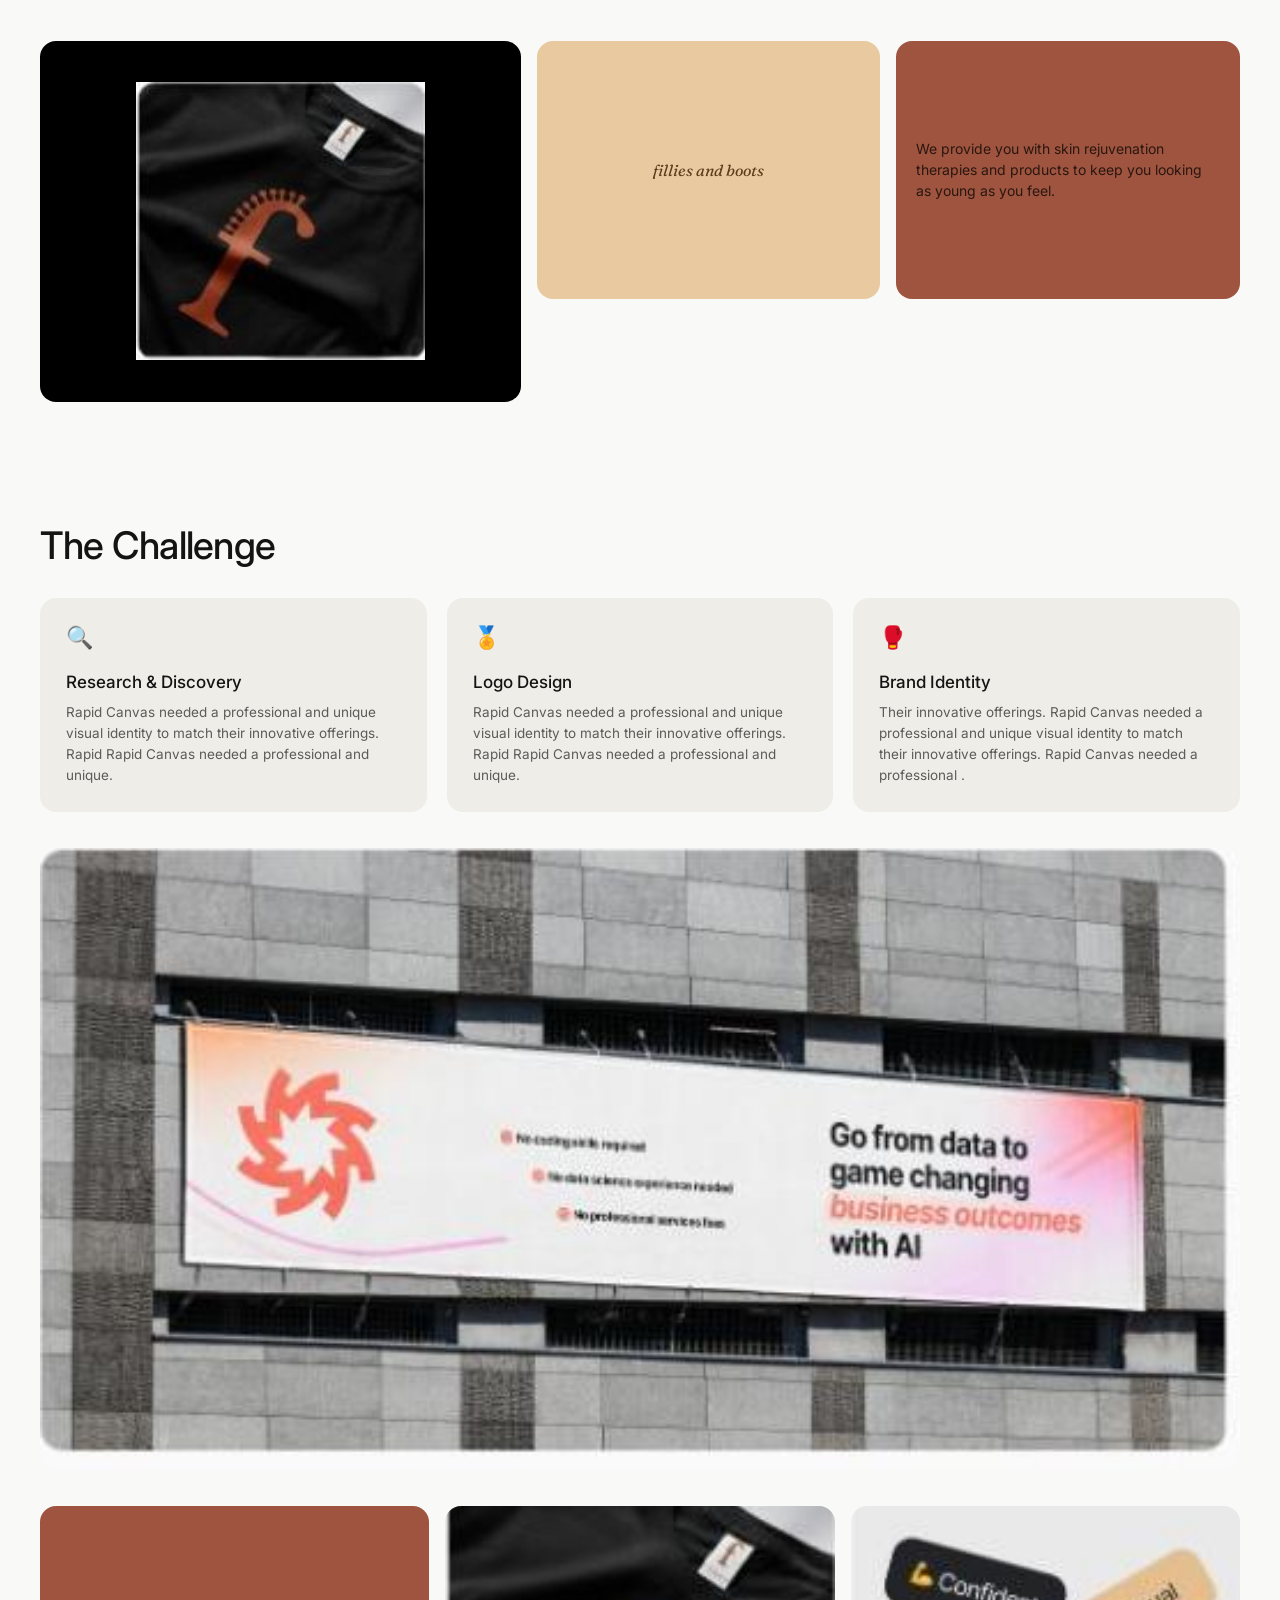
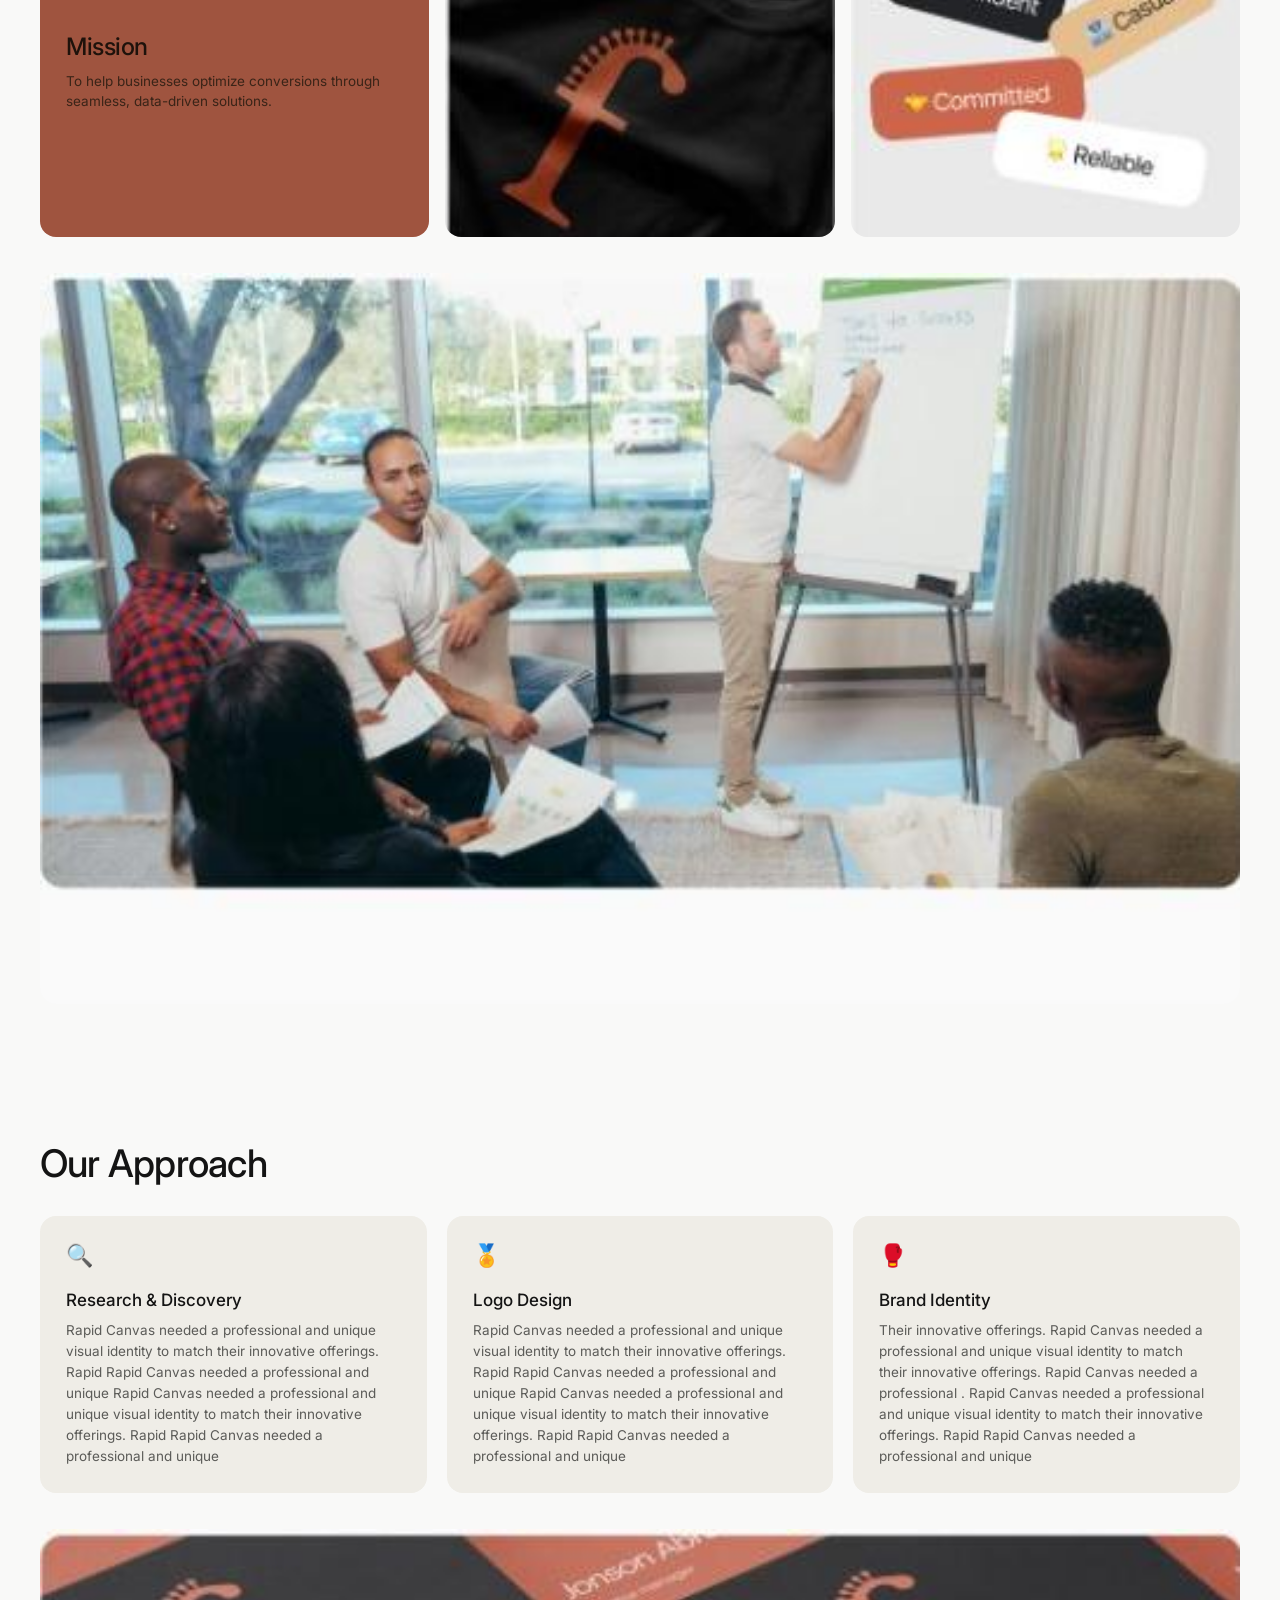
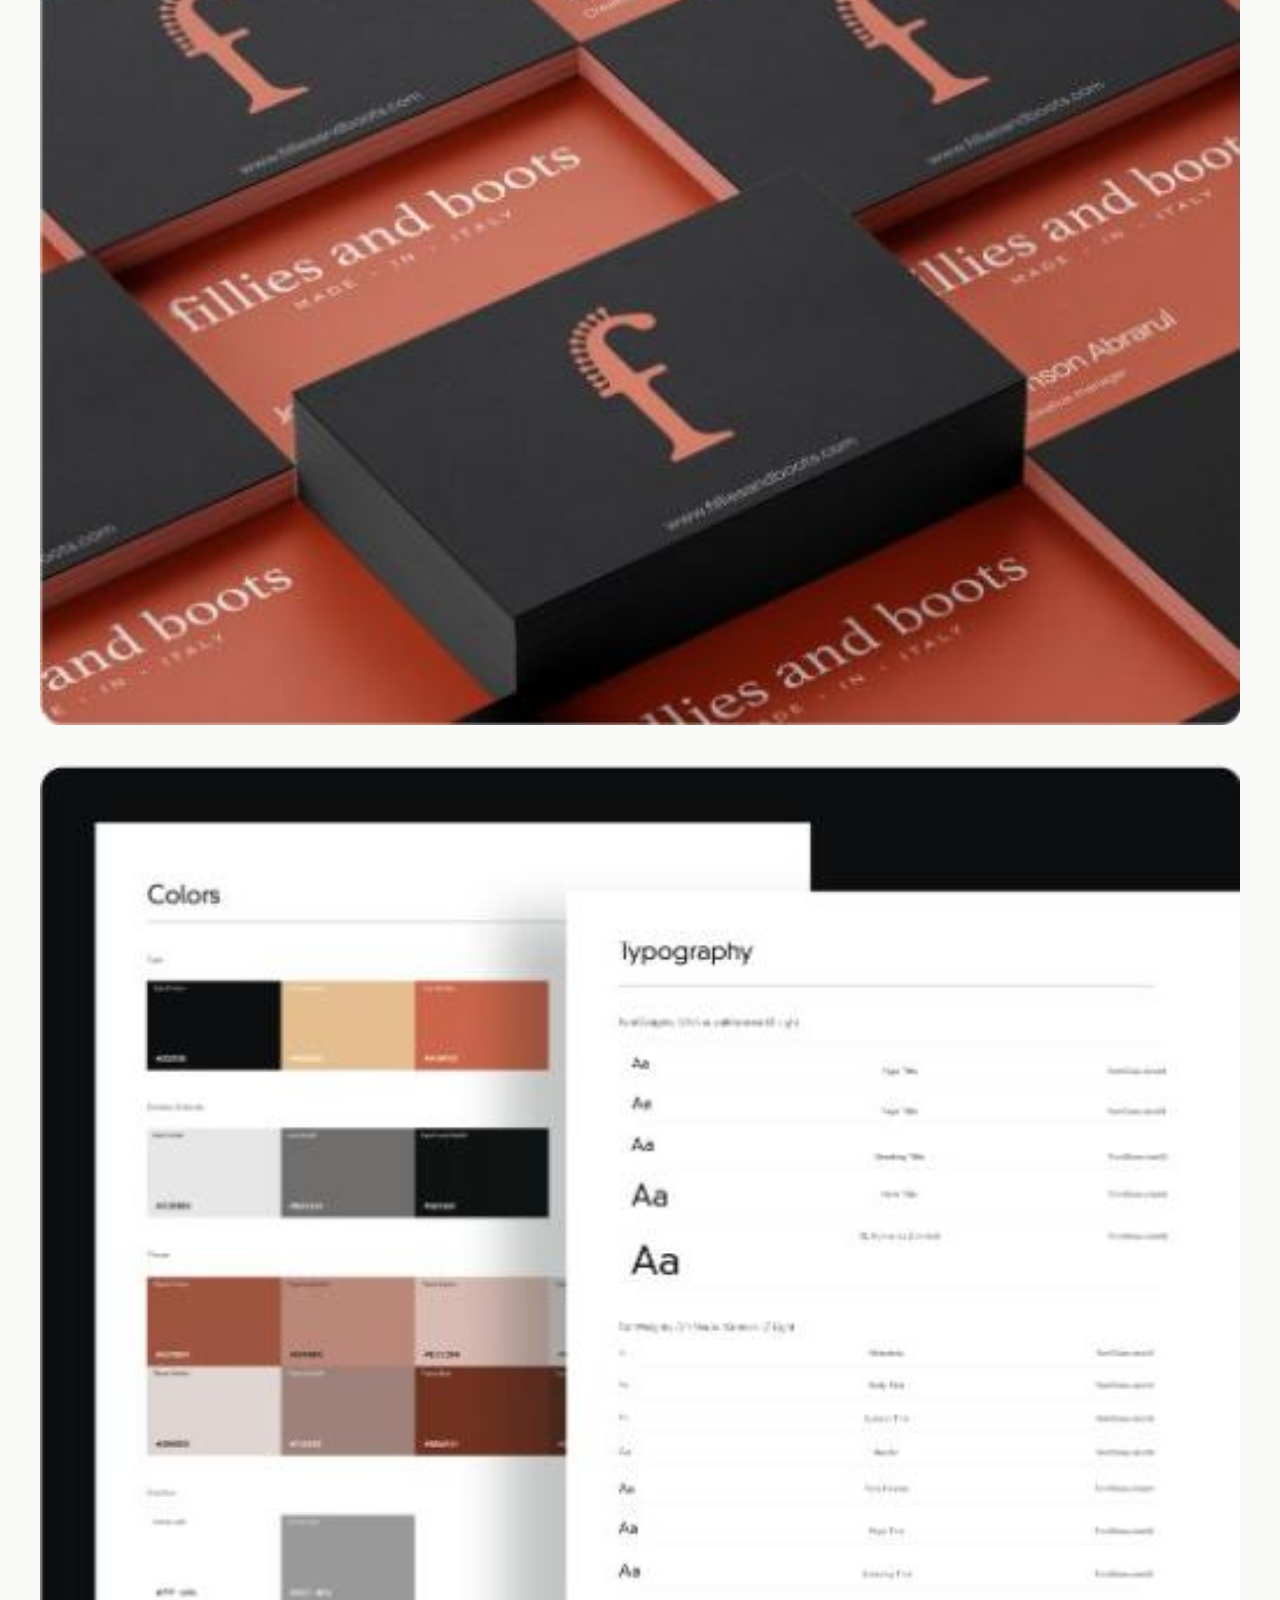
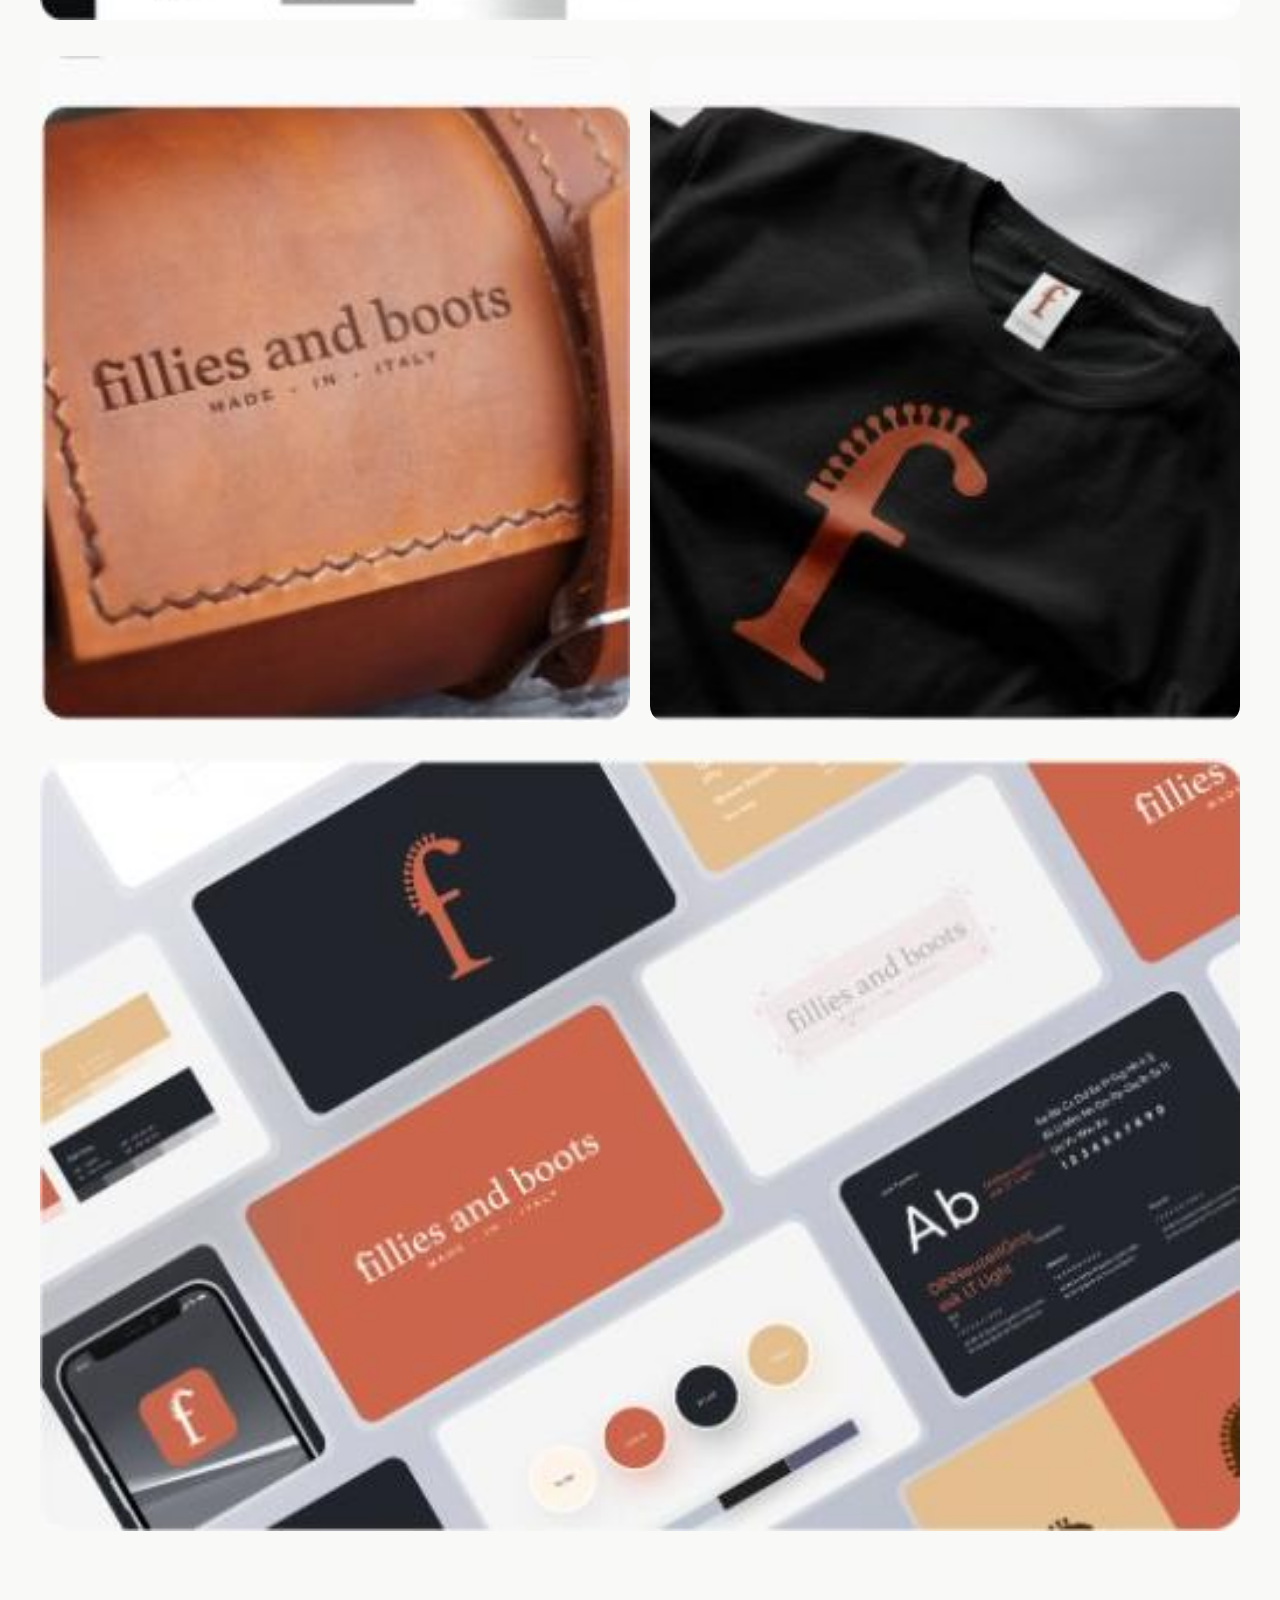
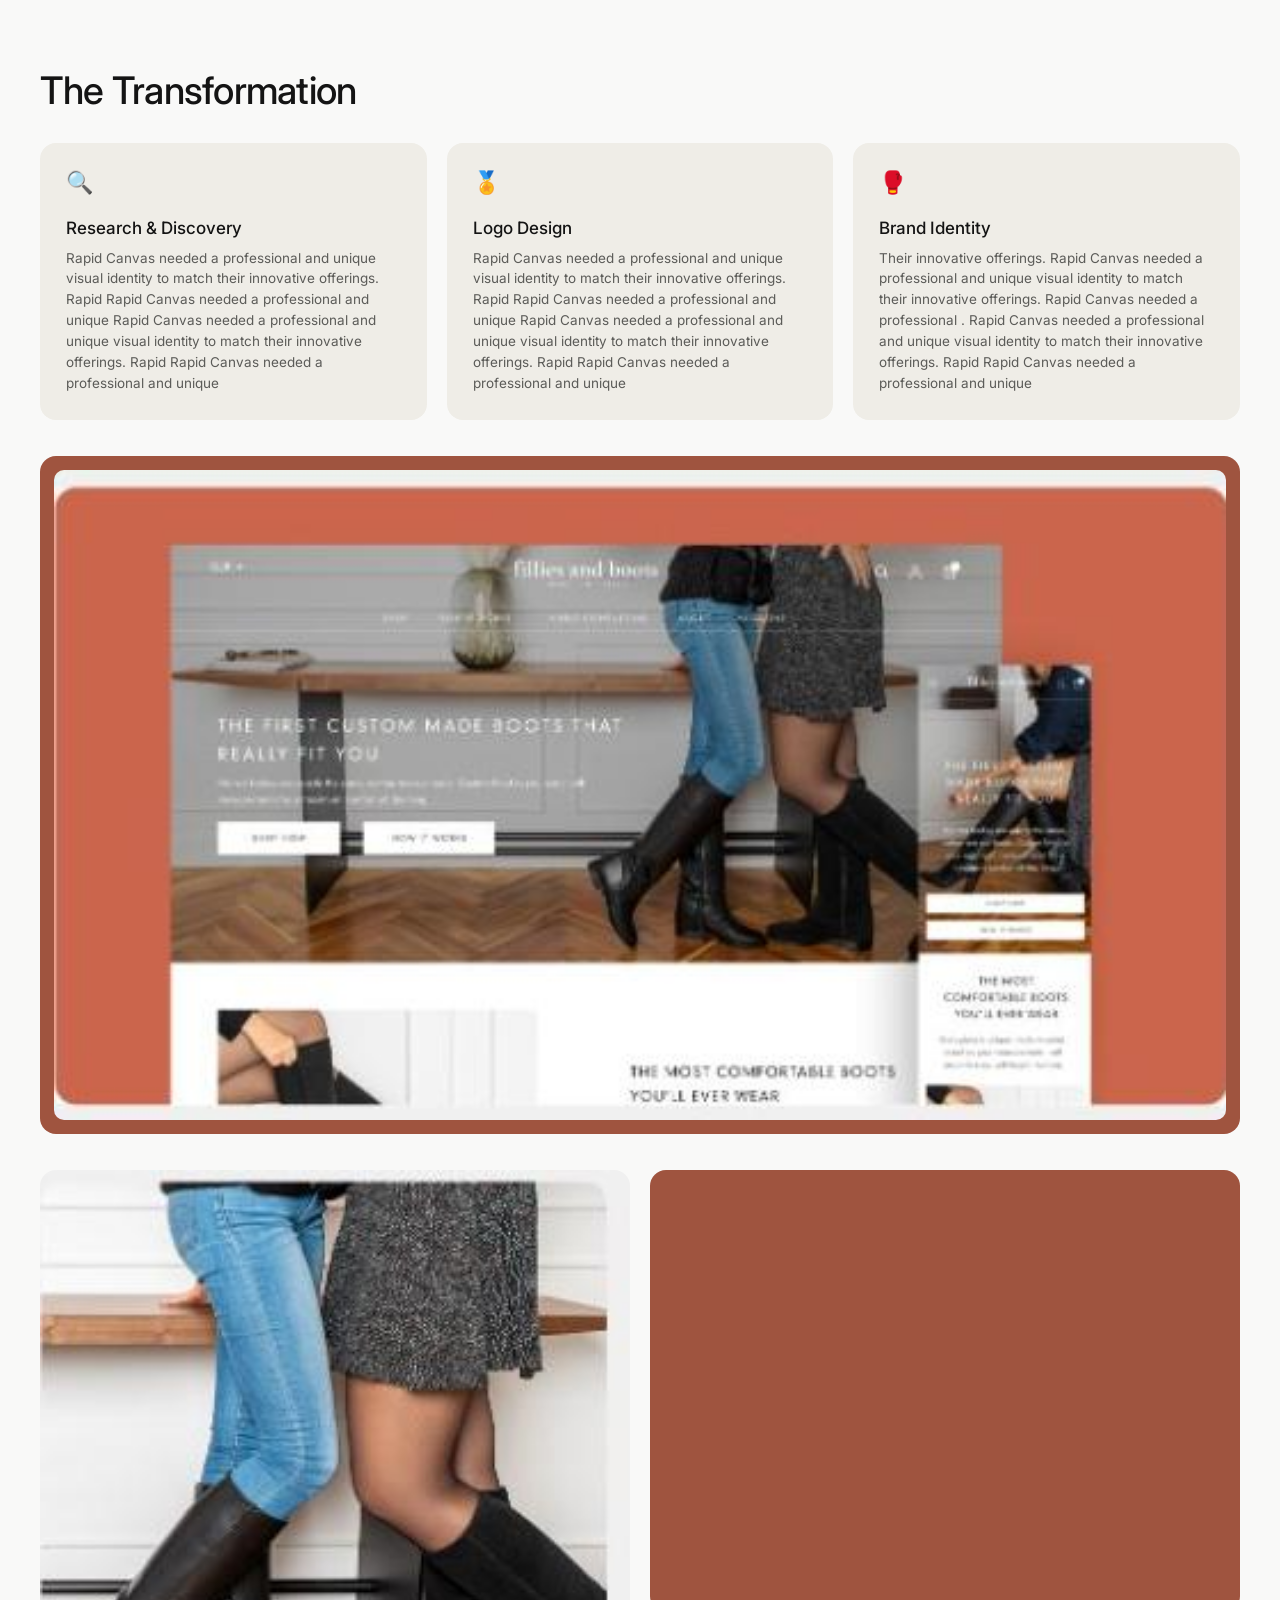
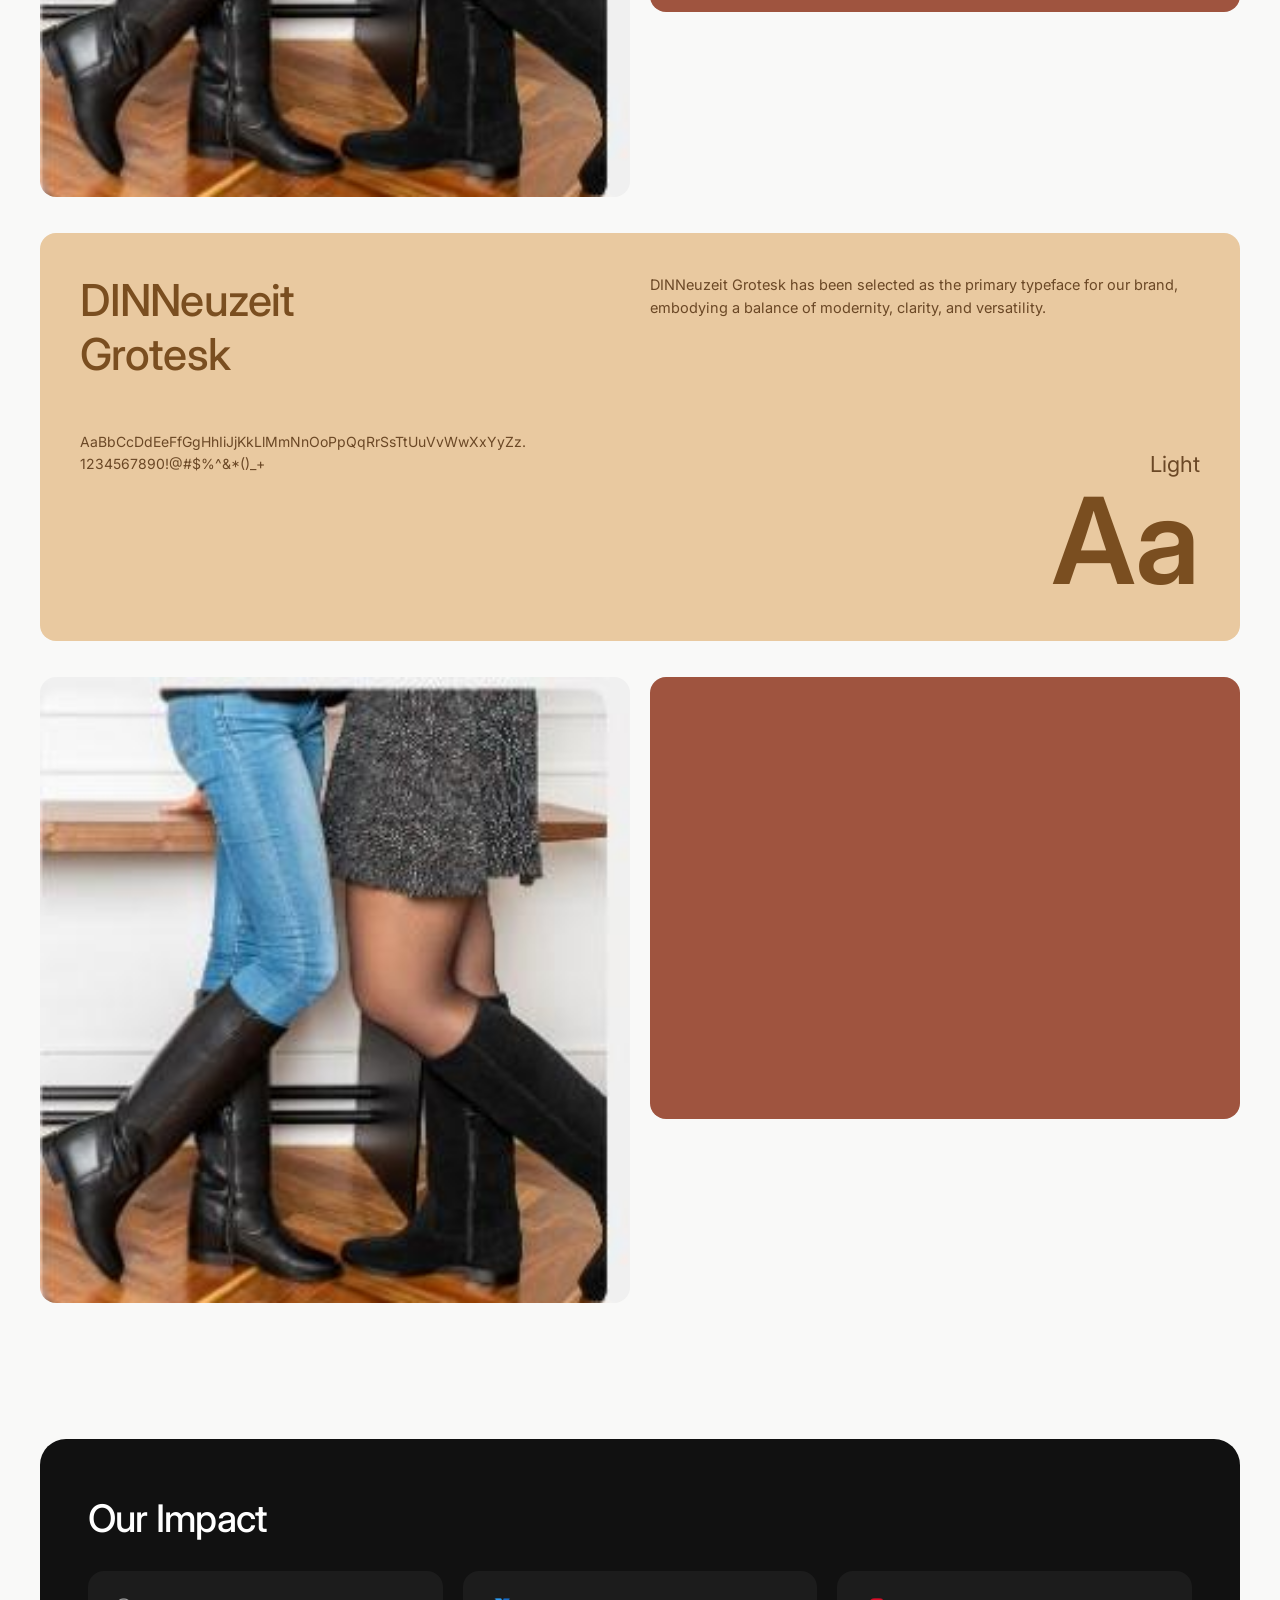
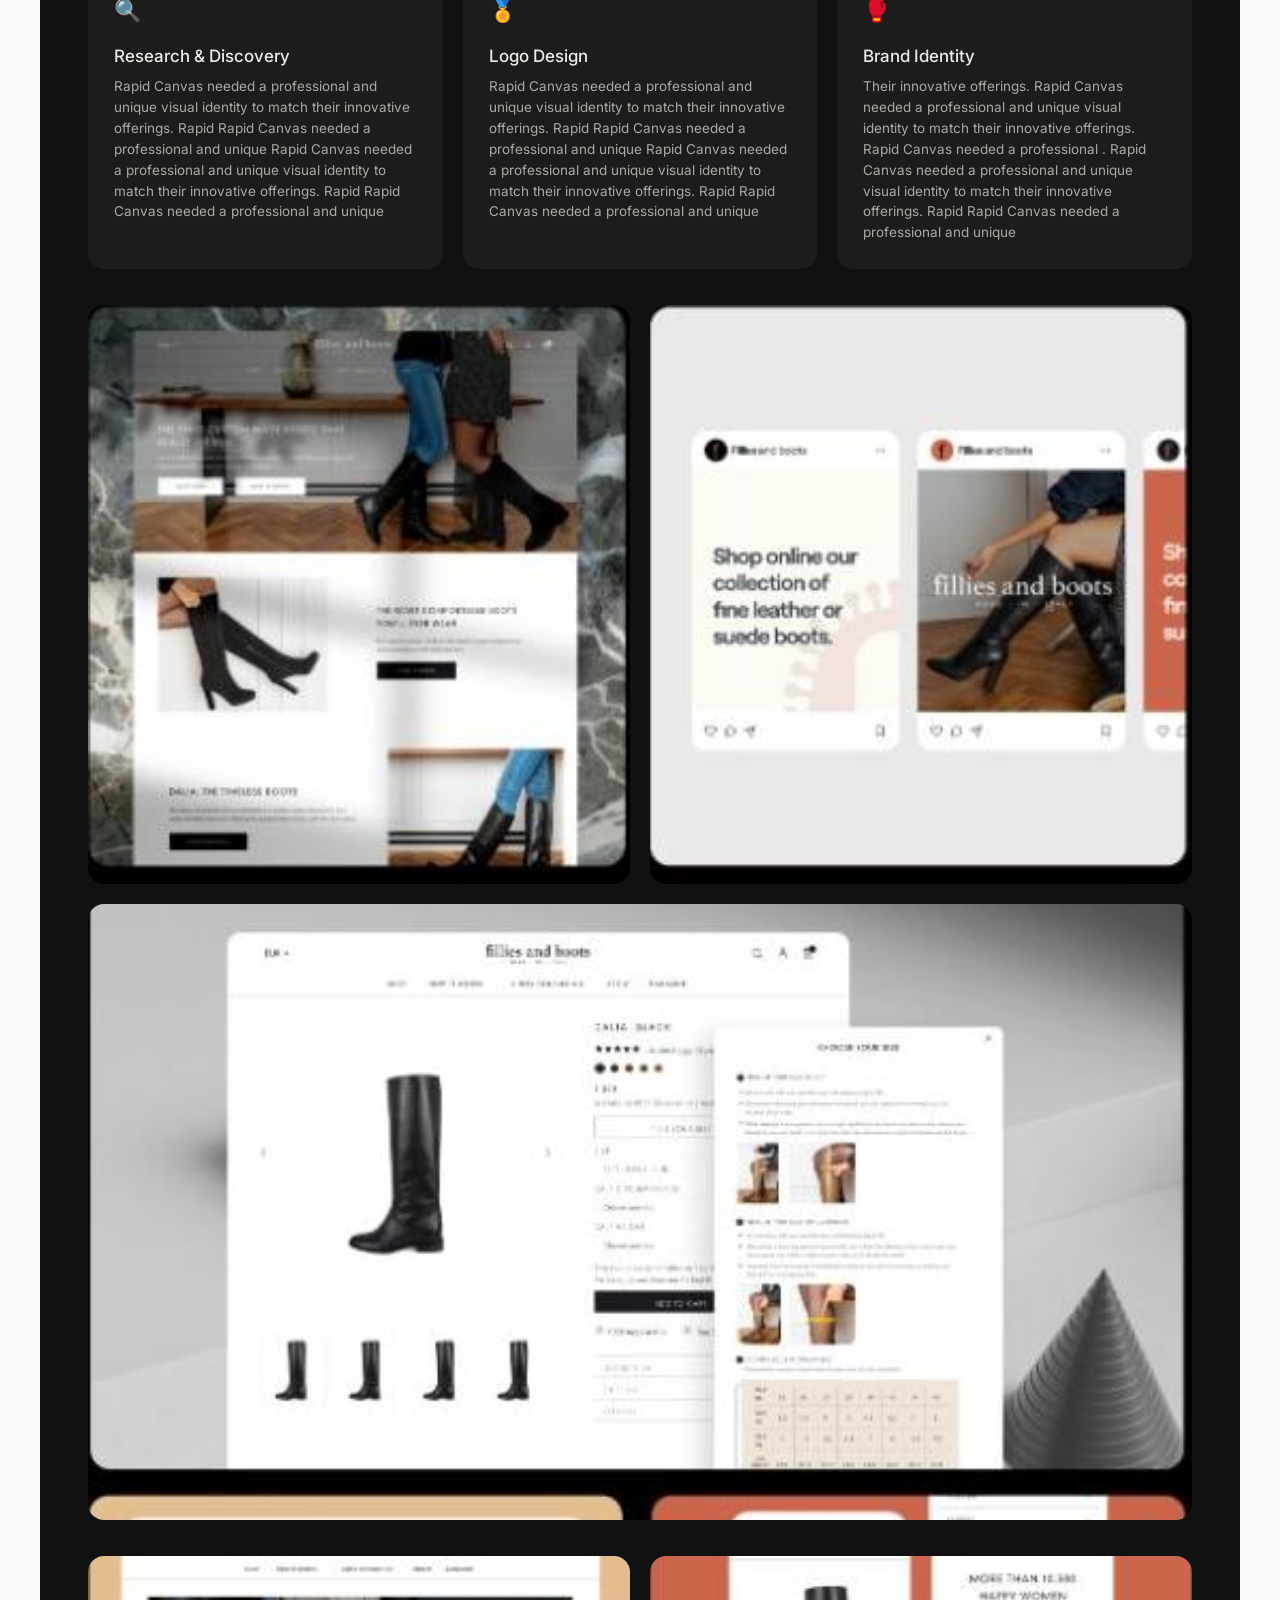
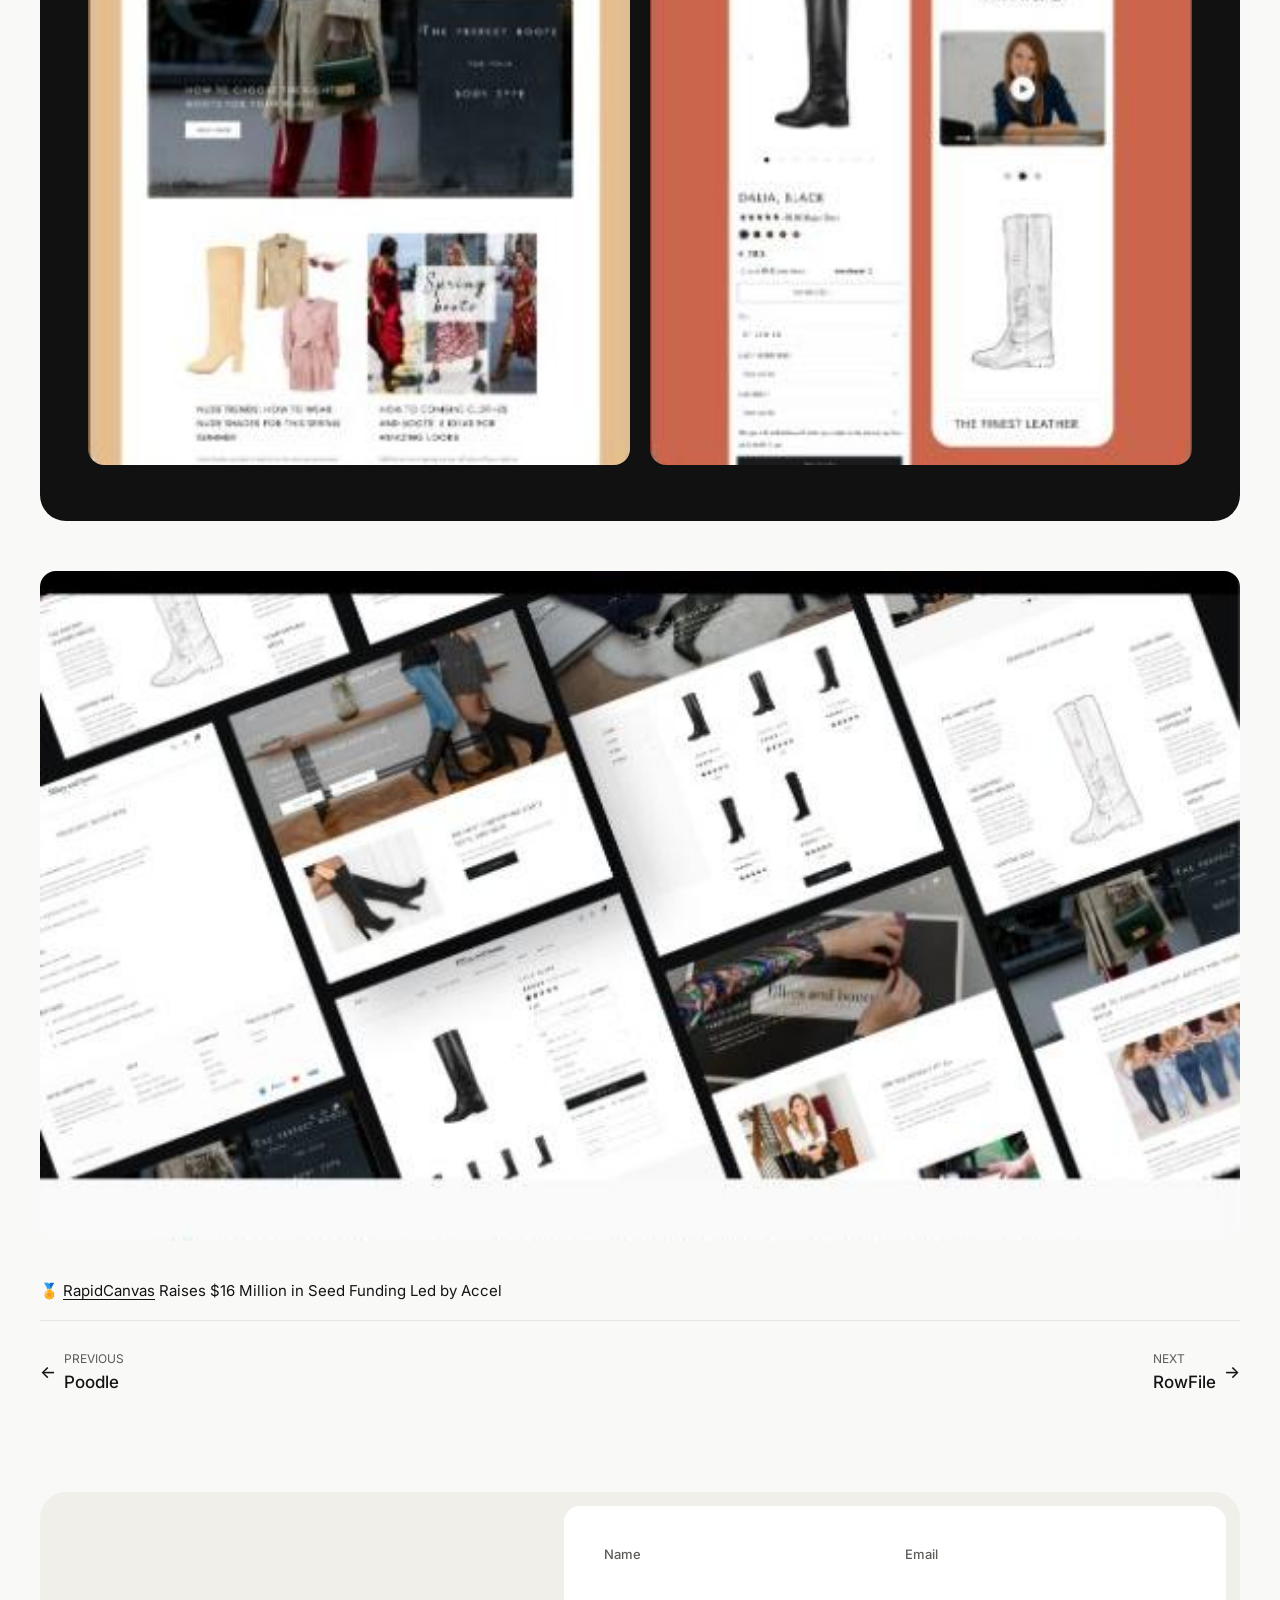
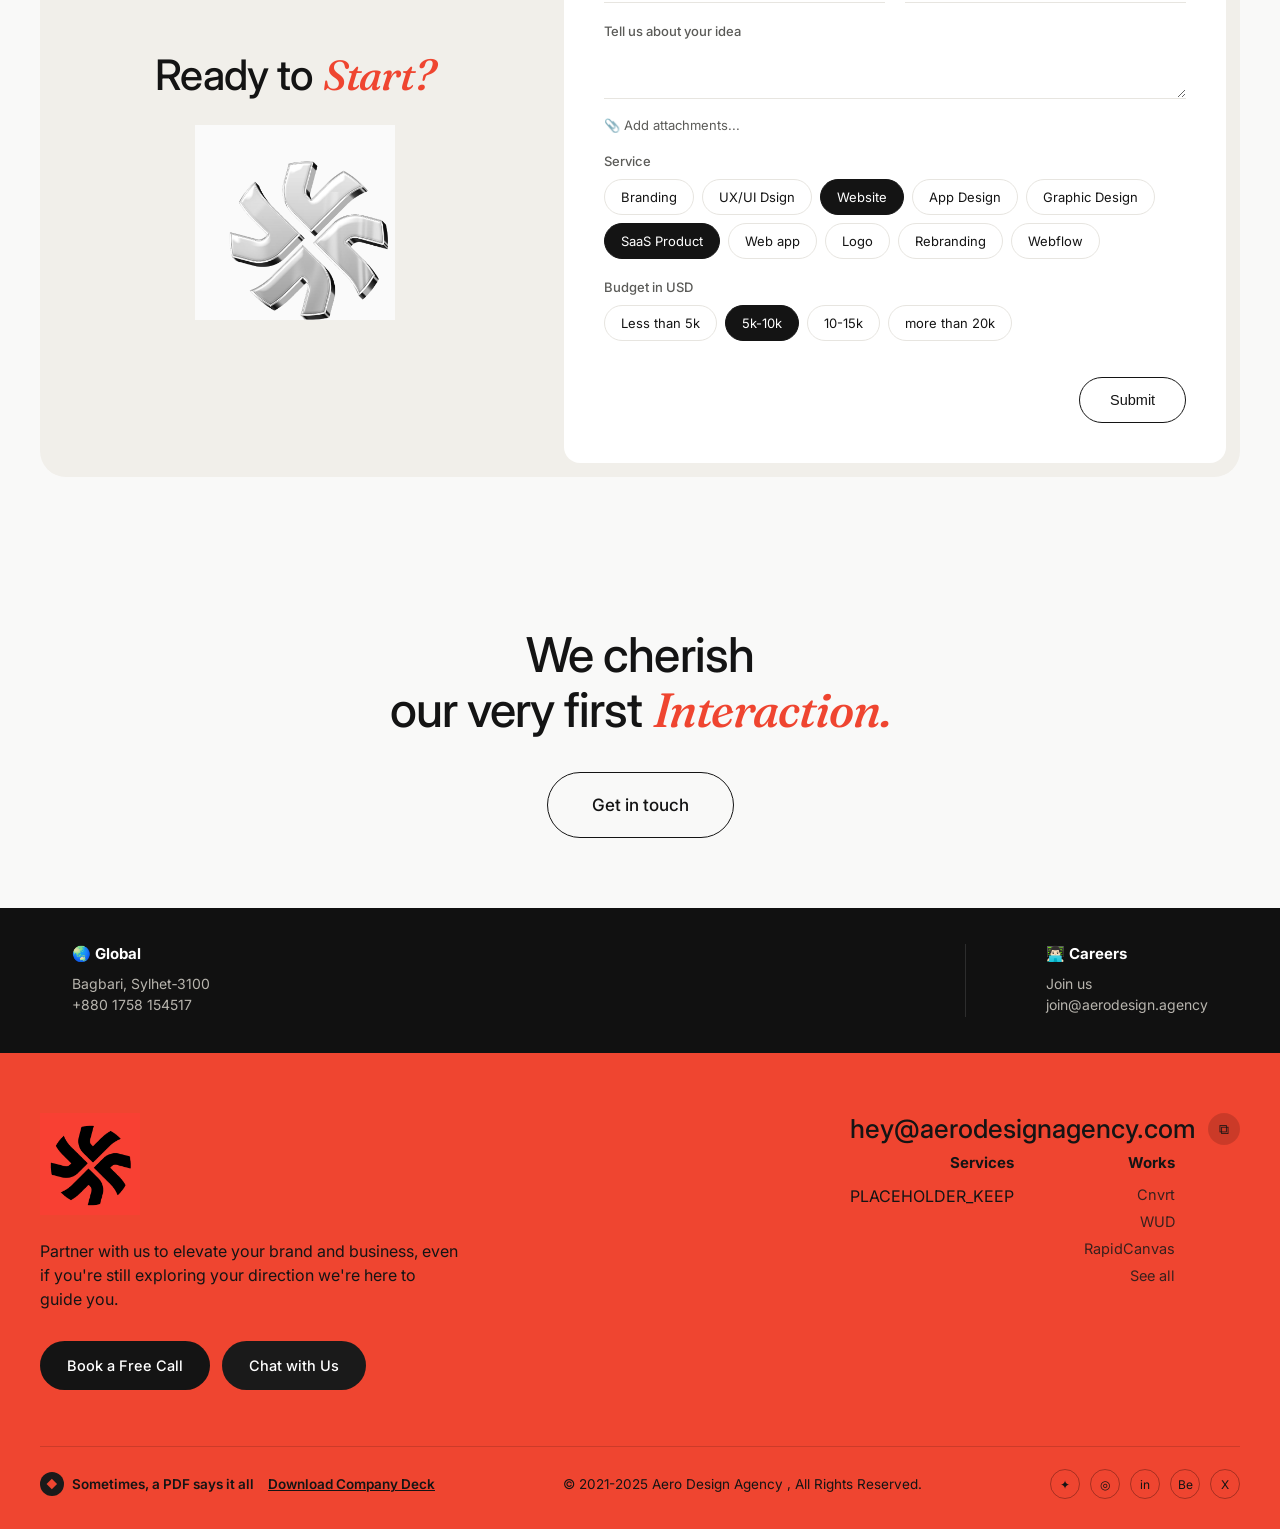
<file: work-fillies-and-boots.html>
<!DOCTYPE html>
<html lang="en">
<head>
<meta charset="UTF-8">
<meta name="viewport" content="width=device-width, initial-scale=1.0">
<title>Fillies and Boots — Aero</title>
<link rel="preconnect" href="https://fonts.googleapis.com">
<link href="https://fonts.googleapis.com/css2?family=Inter:wght@400;500;600;700;800&family=Fraunces:ital,opsz,wght@0,9..144,400;1,9..144,500&display=swap" rel="stylesheet">
<link rel="stylesheet" href="styles.css">
</head>
<body>

<header>
  <nav class="nav">
    <a class="logo" href="index.html">
      <img src="assets/logo-icon.png" alt="Aero">
      aero
    </a>
    <ul class="nav-links">
      <li><a href="index.html#services">Services</a></li>
      <li><a href="works.html" class="active">Works</a></li>
      <li><a href="index.html#quote">Pricing</a></li>
      <li><a href="works.html">Blogs</a></li>
      <li><a href="about.html">About us</a></li>
    </ul>
    <a href="index.html#start" class="btn btn-dark">Start a Project</a>
  </nav>
</header>

<main>

  <section class="cs-hero wrap">
    <a href="works.html" class="back-link">← Back to works</a>
    <h1>Fillies and boots</h1>
    <p class="sub">We offer unique aesthetic experience—one that is professional yet warm and empowering; offering a variety of results-driven aesthetic services and products offered at competitive prices. You can expect top notch care for your specialized cosmetic and medical injection needs.</p>

    <div class="cs-collage"><img src="assets/fb-hero-collage.jpg" alt="Fillies and boots project collage"></div>

    <div class="cs-meta">
      <div><div class="label">Client</div><div class="val">Jovan Sladojevic</div></div>
      <div><div class="label">Year</div><div class="val">2024</div></div>
      <div><div class="label">Industry</div><div class="val">e-Commers</div></div>
      <div>
        <div class="label">Services</div>
        <div class="val">Website Design<br>Brand Identity<br>Graphic Design<br>Design System</div>
      </div>
    </div>

    <a href="assets/fb-hero-collage.jpg" target="_blank" rel="noopener" class="btn btn-outline-red" style="margin-bottom:40px;">Visit Live Website ↗</a>

    <div class="cs-overview">
      <h3>Overview</h3>
      <p>Rapid Canvas is revolutionizing how teams collaborate visually, enabling faster and smarter decision-making through AI-powered tools. They approached us to develop a brand identity that would reflect their innovative solutions and bold vision while resonating with their tech-savvy, forward-thinking audience.</p>
      <p><b>Our goal</b> was to create a logo, brand identity, and social media presence that conveys Rapid Canvas's cutting-edge approach and positions them as a leader in the collaboration tools space.</p>
    </div>

    <div class="cs-brand-grid">
      <div style="background:#000;display:flex;align-items:center;justify-content:center;">
        <img src="assets/fb-tshirt-f.jpg" alt="fillies and boots wordmark" style="max-width:60%;height:auto;object-fit:contain;">
      </div>
      <div class="cs-tag-card" style="background:var(--tan);"><span style="font-family:'Fraunces',serif;font-style:italic;color:#5b3d1c;">fillies and boots</span></div>
      <div class="cs-tag-card" style="background:var(--rust);color:#2a1710;font-size:14px;line-height:1.5;padding:20px;">We provide you with skin rejuvenation therapies and products to keep you looking as young as you feel.</div>
    </div>
  </section>

  <!-- THE CHALLENGE -->
  <section class="cs-section wrap">
    <h2>The Challenge</h2>
    <div class="cs-3col">
      <div class="cs-card">
        <div class="ic">🔍</div>
        <h4>Research &amp; Discovery</h4>
        <p>Rapid Canvas needed a professional and unique visual identity to match their innovative offerings. Rapid Rapid Canvas needed a professional and unique.</p>
      </div>
      <div class="cs-card">
        <div class="ic">🏅</div>
        <h4>Logo Design</h4>
        <p>Rapid Canvas needed a professional and unique visual identity to match their innovative offerings. Rapid Rapid Canvas needed a professional and unique.</p>
      </div>
      <div class="cs-card">
        <div class="ic">🥊</div>
        <h4>Brand Identity</h4>
        <p>Their innovative offerings. Rapid Canvas needed a professional and unique visual identity to match their innovative offerings. Rapid Canvas needed a professional .</p>
      </div>
    </div>

    <div class="cs-full-img"><img src="assets/fb-billboard.jpg" alt="Billboard advertisement"></div>

    <div class="cs-mission-grid">
      <div class="rust-card">
        <h3>Mission</h3>
        <p>To help businesses optimize conversions through seamless, data-driven solutions.</p>
      </div>
      <div><img src="assets/fb-tshirt-f.jpg" alt="Branded t-shirt"></div>
      <div><img src="assets/fb-tags.jpg" alt="Brand attribute tags"></div>
    </div>

    <div class="cs-full-img"><img src="assets/fb-meeting.jpg" alt="Team meeting"></div>
  </section>

  <!-- OUR APPROACH -->
  <section class="cs-section wrap">
    <h2>Our Approach</h2>
    <div class="cs-3col">
      <div class="cs-card">
        <div class="ic">🔍</div>
        <h4>Research &amp; Discovery</h4>
        <p>Rapid Canvas needed a professional and unique visual identity to match their innovative offerings. Rapid Rapid Canvas needed a professional and unique Rapid Canvas needed a professional and unique visual identity to match their innovative offerings. Rapid Rapid Canvas needed a professional and unique</p>
      </div>
      <div class="cs-card">
        <div class="ic">🏅</div>
        <h4>Logo Design</h4>
        <p>Rapid Canvas needed a professional and unique visual identity to match their innovative offerings. Rapid Rapid Canvas needed a professional and unique Rapid Canvas needed a professional and unique visual identity to match their innovative offerings. Rapid Rapid Canvas needed a professional and unique</p>
      </div>
      <div class="cs-card">
        <div class="ic">🥊</div>
        <h4>Brand Identity</h4>
        <p>Their innovative offerings. Rapid Canvas needed a professional and unique visual identity to match their innovative offerings. Rapid Canvas needed a professional . Rapid Canvas needed a professional and unique visual identity to match their innovative offerings. Rapid Rapid Canvas needed a professional and unique</p>
      </div>
    </div>

    <div class="cs-full-img"><img src="assets/fb-businesscards.jpg" alt="Business card mockup"></div>
    <div class="cs-full-img"><img src="assets/fb-colors-typography.jpg" alt="Colors and typography system"></div>

    <div class="cs-2col">
      <div><img src="assets/fb-leather.jpg" alt="Embossed leather tag"></div>
      <div><img src="assets/fb-tshirt-big.jpg" alt="Branded t-shirt close up"></div>
    </div>

    <div class="cs-full-img"><img src="assets/fb-collage1.jpg" alt="Brand mockup collage"></div>
  </section>

  <!-- THE TRANSFORMATION -->
  <section class="cs-section wrap">
    <h2>The Transformation</h2>
    <div class="cs-3col">
      <div class="cs-card">
        <div class="ic">🔍</div>
        <h4>Research &amp; Discovery</h4>
        <p>Rapid Canvas needed a professional and unique visual identity to match their innovative offerings. Rapid Rapid Canvas needed a professional and unique Rapid Canvas needed a professional and unique visual identity to match their innovative offerings. Rapid Rapid Canvas needed a professional and unique</p>
      </div>
      <div class="cs-card">
        <div class="ic">🏅</div>
        <h4>Logo Design</h4>
        <p>Rapid Canvas needed a professional and unique visual identity to match their innovative offerings. Rapid Rapid Canvas needed a professional and unique Rapid Canvas needed a professional and unique visual identity to match their innovative offerings. Rapid Rapid Canvas needed a professional and unique</p>
      </div>
      <div class="cs-card">
        <div class="ic">🥊</div>
        <h4>Brand Identity</h4>
        <p>Their innovative offerings. Rapid Canvas needed a professional and unique visual identity to match their innovative offerings. Rapid Canvas needed a professional . Rapid Canvas needed a professional and unique visual identity to match their innovative offerings. Rapid Rapid Canvas needed a professional and unique</p>
      </div>
    </div>

    <div class="cs-full-img" style="background:var(--rust);padding:14px;">
      <img src="assets/fb-rust-banner.jpg" alt="Fillies and boots website mockup" style="border-radius:10px;">
    </div>

    <div class="cs-2col">
      <div><img src="assets/fb-legs-standalone.jpg" alt="Boots and legs photo"></div>
      <div class="swatch" style="background:var(--rust);"></div>
    </div>

    <div class="cs-typo-card">
      <h2>DINNeuzeit<br>Grotesk</h2>
      <p class="desc">DINNeuzeit Grotesk has been selected as the primary typeface for our brand, embodying a balance of modernity, clarity, and versatility.</p>
      <div class="alphabet">AaBbCcDdEeFfGgHhIiJjKkLlMmNnOoPpQqRrSsTtUuVvWwXxYyZz.<br><span class="nums">1234567890!@#$%^&amp;*()_+</span></div>
      <div style="text-align:right;">
        <div class="weight">Light</div>
        <div class="big-aa">Aa</div>
      </div>
    </div>

    <div class="cs-2col">
      <div><img src="assets/fb-legs-standalone.jpg" alt="Boots and legs photo"></div>
      <div class="swatch" style="background:var(--rust);"></div>
    </div>
  </section>

  <!-- OUR IMPACT -->
  <section class="cs-section wrap">
    <div class="cs-impact">
      <h2>Our Impact</h2>
      <div class="cs-3col">
        <div class="cs-card dark">
          <div class="ic">🔍</div>
          <h4>Research &amp; Discovery</h4>
          <p>Rapid Canvas needed a professional and unique visual identity to match their innovative offerings. Rapid Rapid Canvas needed a professional and unique Rapid Canvas needed a professional and unique visual identity to match their innovative offerings. Rapid Rapid Canvas needed a professional and unique</p>
        </div>
        <div class="cs-card dark">
          <div class="ic">🏅</div>
          <h4>Logo Design</h4>
          <p>Rapid Canvas needed a professional and unique visual identity to match their innovative offerings. Rapid Rapid Canvas needed a professional and unique Rapid Canvas needed a professional and unique visual identity to match their innovative offerings. Rapid Rapid Canvas needed a professional and unique</p>
        </div>
        <div class="cs-card dark">
          <div class="ic">🥊</div>
          <h4>Brand Identity</h4>
          <p>Their innovative offerings. Rapid Canvas needed a professional and unique visual identity to match their innovative offerings. Rapid Canvas needed a professional . Rapid Canvas needed a professional and unique visual identity to match their innovative offerings. Rapid Rapid Canvas needed a professional and unique</p>
        </div>
      </div>
      <div class="cs-2col" style="margin-bottom:20px;">
        <div><img src="assets/fb-marble-product.jpg" alt="Product page on marble background"></div>
        <div><img src="assets/fb-ig-post.jpg" alt="Instagram post mockups"></div>
      </div>
      <div class="cs-full-img"><img src="assets/fb-bigmock.jpg" alt="Product detail page mockup"></div>
      <div class="cs-2col" style="margin-bottom:0;">
        <div><img src="assets/fb-blog-mockup.jpg" alt="Blog page mockup"></div>
        <div><img src="assets/fb-app-screens.jpg" alt="App screens mockup"></div>
      </div>
    </div>

    <div class="cs-final-collage"><img src="assets/fb-collage2.jpg" alt="Final brand collage"></div>

    <div class="cs-fund-line">🏅 <u>RapidCanvas</u> Raises $16 Million in Seed Funding Led by Accel</div>

    <div class="cs-prevnext">
      <a href="works.html"><span>←</span><span><span class="lbl">PREVIOUS</span>Poodle</span></a>
      <a href="works.html"><span><span class="lbl">NEXT</span>RowFile</span><span>→</span></a>
    </div>
  </section>

  <!-- READY TO START FORM -->
  <section class="form-sec wrap" id="start">
    <div class="form-shell">
      <div class="form-left">
        <h2>Ready to <em>Start?</em></h2>
        <img src="assets/logo-mark-3d.png" alt="Aero mark">
      </div>
      <div class="form-right">
        <div class="field-row">
          <div class="field"><label>Name</label><input type="text" placeholder=""></div>
          <div class="field"><label>Email</label><input type="email" placeholder=""></div>
        </div>
        <div class="field">
          <label>Tell us about your idea</label>
          <textarea></textarea>
          <div class="attach">📎 Add attachments...</div>
        </div>
        <div class="field">
          <label>Service</label>
          <div class="chip-group">
            <span class="chip">Branding</span>
            <span class="chip">UX/UI Dsign</span>
            <span class="chip active">Website</span>
            <span class="chip">App Design</span>
            <span class="chip">Graphic Design</span>
            <span class="chip active">SaaS Product</span>
            <span class="chip">Web app</span>
            <span class="chip">Logo</span>
            <span class="chip">Rebranding</span>
            <span class="chip">Webflow</span>
          </div>
        </div>
        <div class="field">
          <label>Budget in USD</label>
          <div class="chip-group">
            <span class="chip">Less than 5k</span>
            <span class="chip active">5k-10k</span>
            <span class="chip">10-15k</span>
            <span class="chip">more than 20k</span>
          </div>
        </div>
        <button type="button" class="btn btn-outline submit-btn">Submit</button>
      </div>
    </div>
  </section>

  <!-- FOOTER CTA -->
  <section class="footer-cta wrap">
    <h2>We cherish <br>our very first <em>Interaction.</em></h2>
    <a href="index.html#start" class="btn btn-outline">Get in touch</a>
  </section>

</main>

<footer>
  <div class="footer-top">
    <div class="col">
      <b>🌏 Global</b>
      <span>Bagbari, Sylhet‑3100</span>
      <span>+880 1758 154517</span>
    </div>
    <div class="col careers">
      <b>👨🏻‍💻 Careers</b>
      <span>Join us</span>
      <a href="mailto:join@aerodesign.agency">join@aerodesign.agency</a>
    </div>
  </div>

  <div class="footer-main">
    <div class="footer-main-inner">
      <div class="footer-row1">
        <div>
          <img class="footer-logo" src="assets/logo-icon-flat.png" alt="Aero">
          <p class="footer-desc">Partner with us to elevate your brand and business, even if you're still exploring your direction we're here to guide you.</p>
          <div class="footer-cta-btns">
            <a href="index.html#start" class="btn btn-dark">Book a Free Call</a>
            <a href="mailto:hello@aerodesign.agency" class="btn" style="background:#1a1a1a;color:#fff;">Chat with Us</a>
          </div>
        </div>
        <div style="text-align:right;">
          <div class="footer-email"><a href="mailto:hey@aerodesignagency.com">hey@aerodesignagency.com</a> <span class="copy" onclick="navigator.clipboard.writeText('hey@aerodesignagency.com');this.textContent='✓';setTimeout(()=>this.textContent='⧉',1500);" title="Copy email">⧉</span></div>
          <div class="footer-links">
            <div class="col">
              <b>Services</b>
              PLACEHOLDER_KEEP
            </div>
            <div class="col">
              <b>Works</b>
              <a href="works.html">Cnvrt</a>
              <a href="works.html">WUD</a>
              <a href="works.html">RapidCanvas</a>
              <a href="works.html">See all</a>
            </div>
          </div>
        </div>
      </div>

      <div class="footer-bottom-row">
        <a class="deck-link" href="assets/aero-company-deck.pdf" download><span class="dot">◆</span> Sometimes, a PDF says it all &nbsp;<u>Download Company Deck</u></a>
        <div>© 2021-2025 Aero Design Agency , All Rights Reserved.</div>
        <div class="socials">
          <a href="https://www.threads.net" target="_blank" rel="noopener" aria-label="Threads">✦</a><a href="https://www.instagram.com" target="_blank" rel="noopener" aria-label="Instagram">◎</a><a href="https://www.linkedin.com" target="_blank" rel="noopener" aria-label="LinkedIn">in</a><a href="https://www.behance.net" target="_blank" rel="noopener" aria-label="Behance">Be</a><a href="https://x.com" target="_blank" rel="noopener" aria-label="X">X</a>
        </div>
      </div>
    </div>
  </div>
</footer>

<script src="main.js"></script>
</body>
</html>
</file>
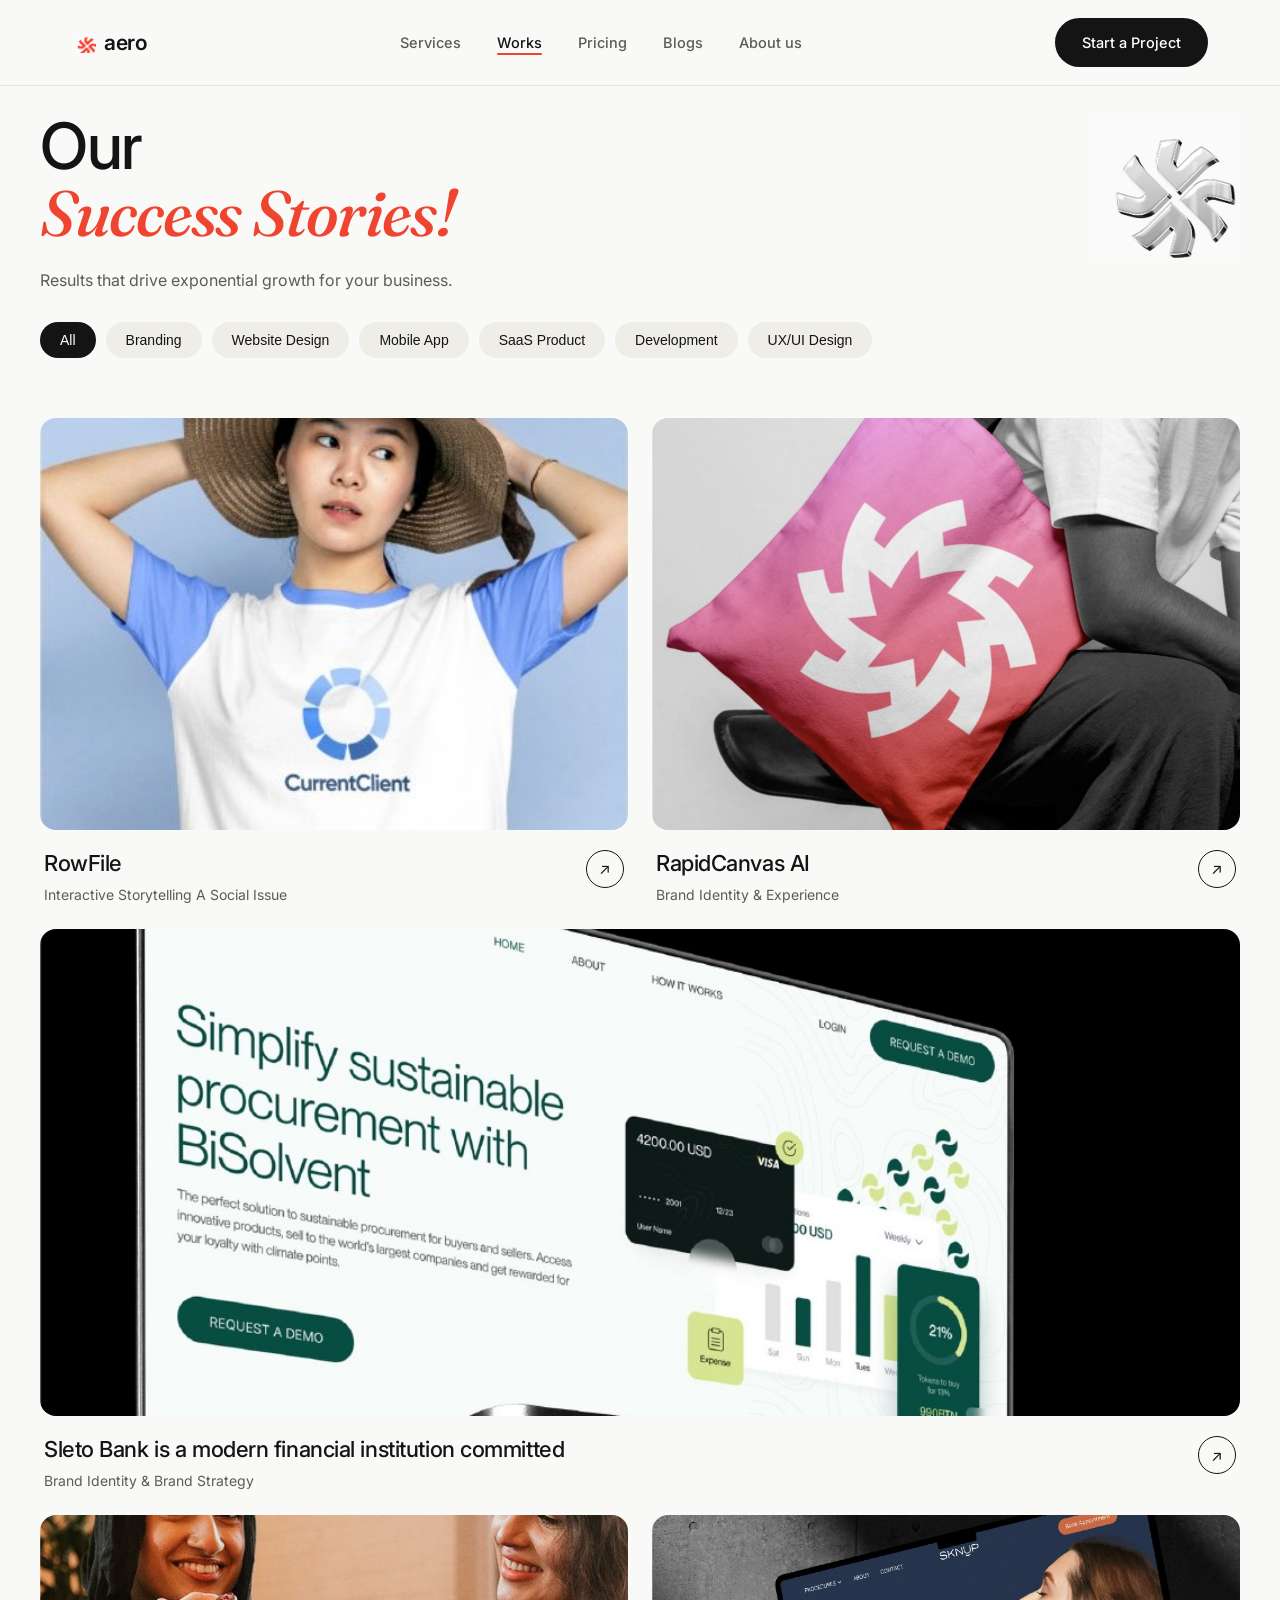
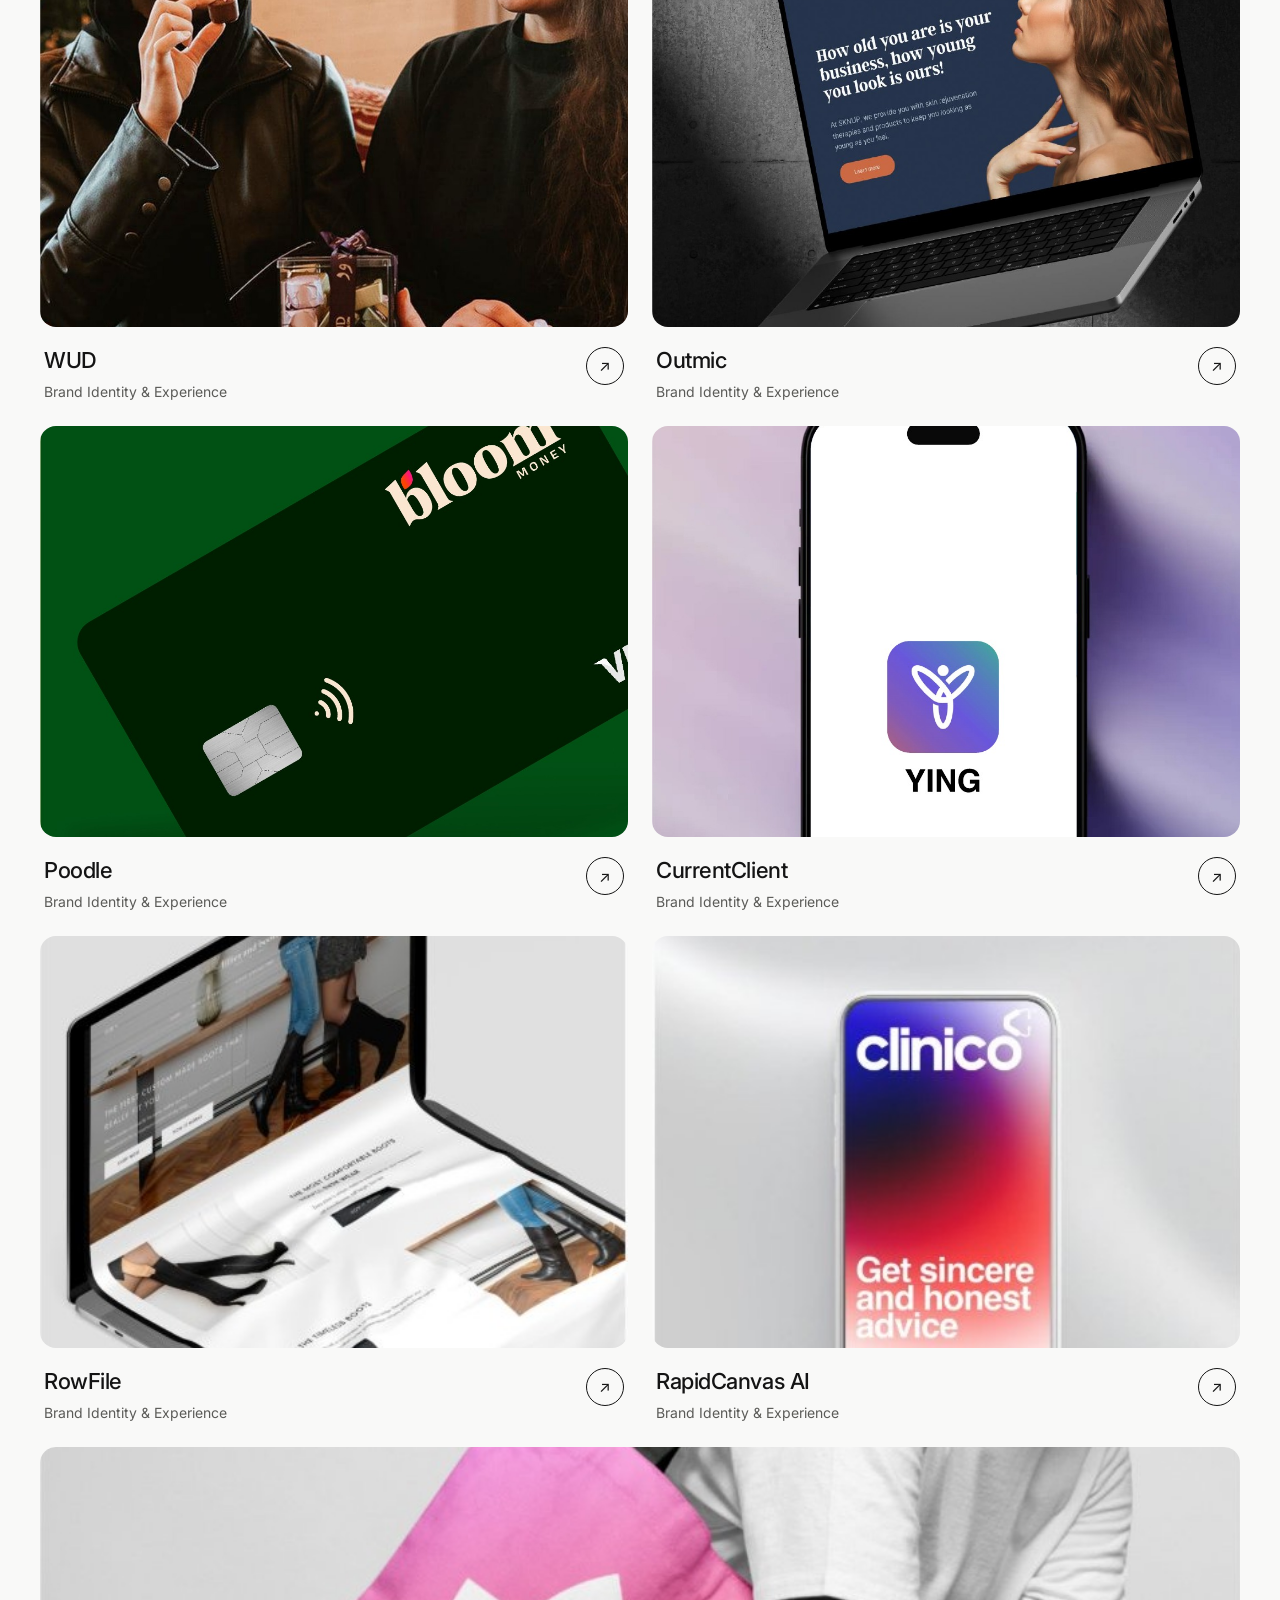
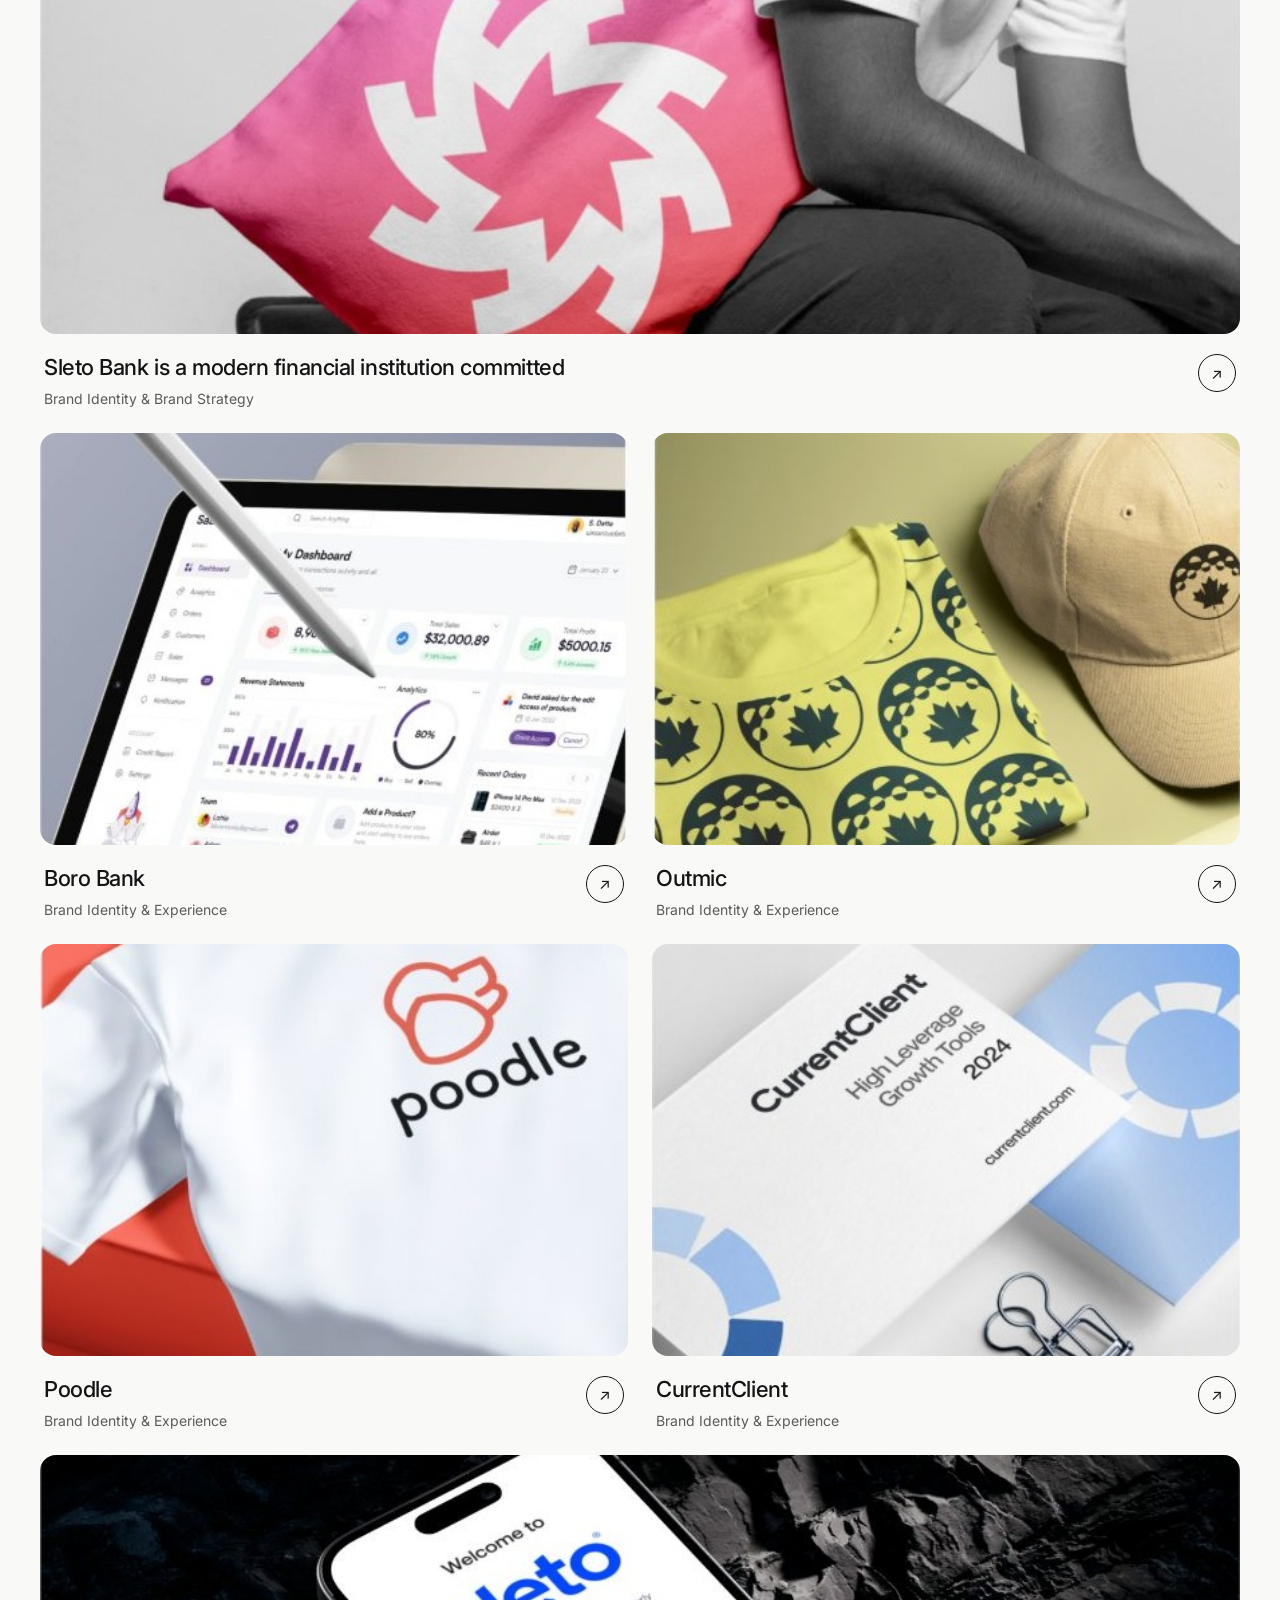
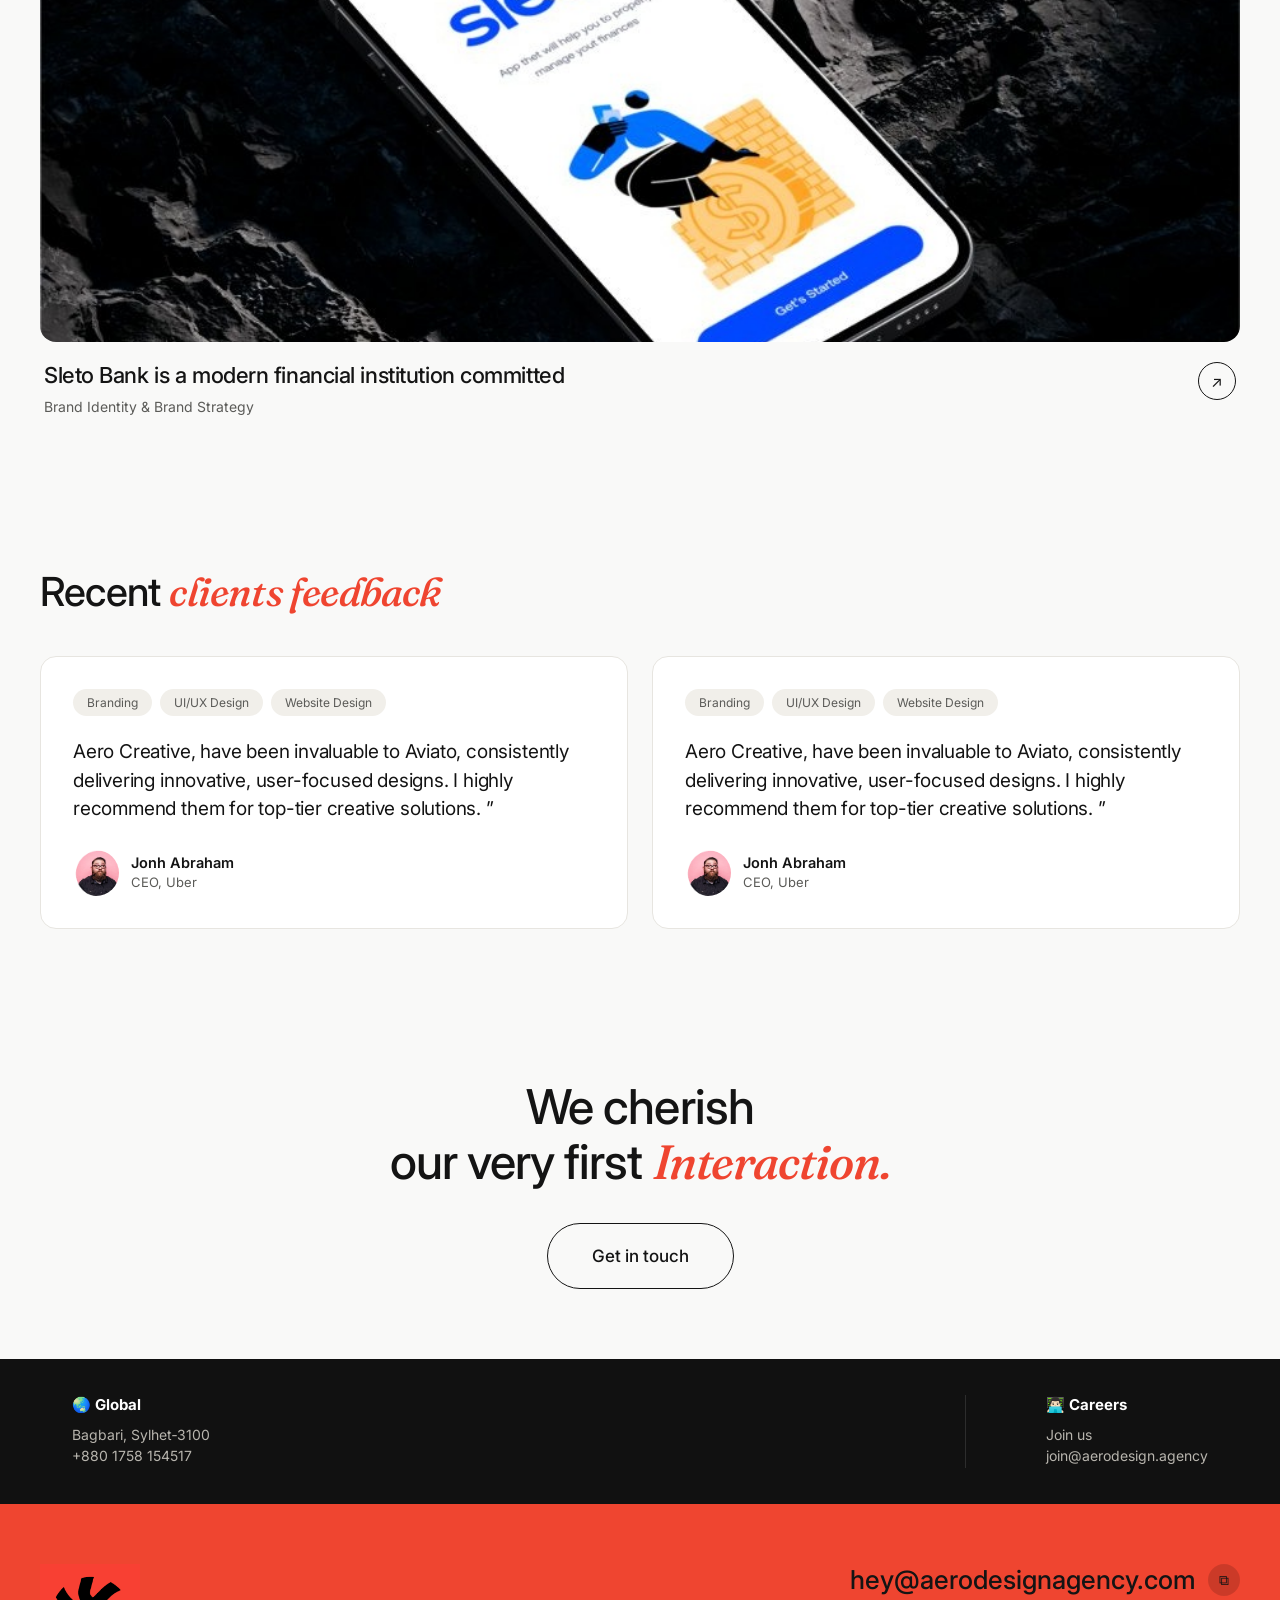
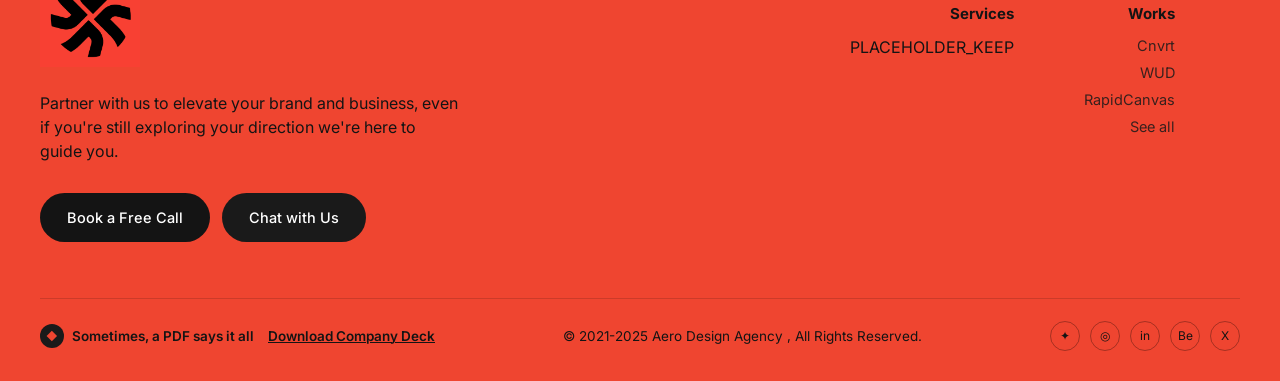
<file: works.html>
<!DOCTYPE html>
<html lang="en">
<head>
<meta charset="UTF-8">
<meta name="viewport" content="width=device-width, initial-scale=1.0">
<title>Our Success Stories — Aero</title>
<link rel="preconnect" href="https://fonts.googleapis.com">
<link href="https://fonts.googleapis.com/css2?family=Inter:wght@400;500;600;700;800&family=Fraunces:ital,opsz,wght@0,9..144,400;1,9..144,500&display=swap" rel="stylesheet">
<link rel="stylesheet" href="styles.css">
</head>
<body>

<header>
  <nav class="nav">
    <a class="logo" href="index.html">
      <img src="assets/logo-icon.png" alt="Aero">
      aero
    </a>
    <ul class="nav-links">
      <li><a href="index.html#services">Services</a></li>
      <li><a href="works.html" class="active">Works</a></li>
      <li><a href="index.html#quote">Pricing</a></li>
      <li><a href="works.html">Blogs</a></li>
      <li><a href="about.html">About us</a></li>
    </ul>
    <a href="index.html#start" class="btn btn-dark">Start a Project</a>
  </nav>
</header>

<main>

  <!-- HERO -->
  <section class="page-hero wrap">
    <div class="works-hero-top">
      <div>
        <h1>Our<br><em>Success Stories!</em></h1>
        <p class="sub">Results that drive exponential growth for your business.</p>
      </div>
      <img class="hero-3d" src="assets/logo-mark-3d.png" alt="Aero mark">
    </div>
    <div class="filter-pills">
      <button class="filter-pill active" data-filter="All">All</button>
      <button class="filter-pill" data-filter="Branding">Branding</button>
      <button class="filter-pill" data-filter="Website Design">Website Design</button>
      <button class="filter-pill" data-filter="Mobile App">Mobile App</button>
      <button class="filter-pill" data-filter="SaaS Product">SaaS Product</button>
      <button class="filter-pill" data-filter="Development">Development</button>
      <button class="filter-pill" data-filter="UX/UI Design">UX/UI Design</button>
    </div>
  </section>

  <!-- WORK GRID -->
  <section class="work wrap" id="work">
    <div class="work-grid">

      <a class="work-card" href="works.html" data-cats="Branding,Website Design">
        <div class="work-thumb"><img src="assets/works-rowfile-hat.jpg" alt="RowFile"></div>
        <div class="work-info"><div class="txt"><h3>RowFile</h3><p>Interactive Storytelling A Social Issue</p></div><span class="circ">↗</span></div>
      </a>
      <a class="work-card" href="work-fillies-and-boots.html" data-cats="Branding,UX/UI Design">
        <div class="work-thumb"><img src="assets/work-rapidcanvas.jpg" alt="RapidCanvas AI"></div>
        <div class="work-info"><div class="txt"><h3>RapidCanvas AI</h3><p>Brand Identity &amp; Experience</p></div><span class="circ">↗</span></div>
      </a>

      <a class="work-card full" href="works.html" data-cats="Branding,SaaS Product">
        <div class="work-thumb"><img src="assets/work-bisolvent.jpg" alt="Sleto Bank"></div>
        <div class="work-info"><div class="txt"><h3>Sleto Bank is a modern financial institution committed</h3><p>Brand Identity &amp; Brand Strategy</p></div><span class="circ">↗</span></div>
      </a>

      <a class="work-card" href="works.html" data-cats="Branding,UX/UI Design">
        <div class="work-thumb"><img src="assets/work-wud.jpg" alt="WUD"></div>
        <div class="work-info"><div class="txt"><h3>WUD</h3><p>Brand Identity &amp; Experience</p></div><span class="circ">↗</span></div>
      </a>
      <a class="work-card" href="works.html" data-cats="Website Design,UX/UI Design">
        <div class="work-thumb"><img src="assets/work-sknup.jpg" alt="Outmic"></div>
        <div class="work-info"><div class="txt"><h3>Outmic</h3><p>Brand Identity &amp; Experience</p></div><span class="circ">↗</span></div>
      </a>

      <a class="work-card" href="works.html" data-cats="Branding">
        <div class="work-thumb"><img src="assets/work-bloommoney.jpg" alt="Poodle"></div>
        <div class="work-info"><div class="txt"><h3>Poodle</h3><p>Brand Identity &amp; Experience</p></div><span class="circ">↗</span></div>
      </a>
      <a class="work-card" href="works.html" data-cats="Mobile App,UX/UI Design">
        <div class="work-thumb"><img src="assets/work-liveying.jpg" alt="CurrentClient"></div>
        <div class="work-info"><div class="txt"><h3>CurrentClient</h3><p>Brand Identity &amp; Experience</p></div><span class="circ">↗</span></div>
      </a>

      <a class="work-card" href="works.html" data-cats="Website Design,Development">
        <div class="work-thumb"><img src="assets/works-rowfile-boots-laptop.jpg" alt="RowFile"></div>
        <div class="work-info"><div class="txt"><h3>RowFile</h3><p>Brand Identity &amp; Experience</p></div><span class="circ">↗</span></div>
      </a>
      <a class="work-card" href="works.html" data-cats="Mobile App,UX/UI Design">
        <div class="work-thumb"><img src="assets/works-rapidcanvas-clinico.jpg" alt="RapidCanvas AI"></div>
        <div class="work-info"><div class="txt"><h3>RapidCanvas AI</h3><p>Brand Identity &amp; Experience</p></div><span class="circ">↗</span></div>
      </a>

      <a class="work-card full" href="works.html" data-cats="Branding">
        <div class="work-thumb"><img src="assets/works-sleto-pillow-banner.jpg" alt="Sleto Bank"></div>
        <div class="work-info"><div class="txt"><h3>Sleto Bank is a modern financial institution committed</h3><p>Brand Identity &amp; Brand Strategy</p></div><span class="circ">↗</span></div>
      </a>

      <a class="work-card" href="works.html" data-cats="SaaS Product,UX/UI Design">
        <div class="work-thumb"><img src="assets/works-borobank-tablet.jpg" alt="Boro Bank"></div>
        <div class="work-info"><div class="txt"><h3>Boro Bank</h3><p>Brand Identity &amp; Experience</p></div><span class="circ">↗</span></div>
      </a>
      <a class="work-card" href="works.html" data-cats="Branding">
        <div class="work-thumb"><img src="assets/works-outmic-cap.jpg" alt="Outmic"></div>
        <div class="work-info"><div class="txt"><h3>Outmic</h3><p>Brand Identity &amp; Experience</p></div><span class="circ">↗</span></div>
      </a>

      <a class="work-card" href="works.html" data-cats="Branding">
        <div class="work-thumb"><img src="assets/works-poodle-tshirt.jpg" alt="Poodle"></div>
        <div class="work-info"><div class="txt"><h3>Poodle</h3><p>Brand Identity &amp; Experience</p></div><span class="circ">↗</span></div>
      </a>
      <a class="work-card" href="works.html" data-cats="Branding,SaaS Product">
        <div class="work-thumb"><img src="assets/works-currentclient-card.jpg" alt="CurrentClient"></div>
        <div class="work-info"><div class="txt"><h3>CurrentClient</h3><p>Brand Identity &amp; Experience</p></div><span class="circ">↗</span></div>
      </a>

      <a class="work-card full" href="works.html" data-cats="Mobile App,Development">
        <div class="work-thumb"><img src="assets/works-sleto-phone-banner.jpg" alt="Sleto Bank"></div>
        <div class="work-info"><div class="txt"><h3>Sleto Bank is a modern financial institution committed</h3><p>Brand Identity &amp; Brand Strategy</p></div><span class="circ">↗</span></div>
      </a>

    </div>
  </section>

  <!-- TESTIMONIALS -->
  <section class="testimonials wrap">
    <div class="section-head">
      <h2>Recent <em>clients feedback</em></h2>
    </div>
    <div class="test-grid">
      <div class="test-card">
        <div class="test-tags"><span>Branding</span><span>UI/UX Design</span><span>Website Design</span></div>
        <p class="quote-text">Aero Creative, have been invaluable to Aviato, consistently delivering innovative, user-focused designs. I highly recommend them for top-tier creative solutions. ”</p>
        <div class="test-person">
          <div class="avatar"><img src="assets/testimonial-avatar.png" alt="Jonh Abraham"></div>
          <div><b>Jonh Abraham</b><span>CEO, Uber</span></div>
        </div>
      </div>
      <div class="test-card">
        <div class="test-tags"><span>Branding</span><span>UI/UX Design</span><span>Website Design</span></div>
        <p class="quote-text">Aero Creative, have been invaluable to Aviato, consistently delivering innovative, user-focused designs. I highly recommend them for top-tier creative solutions. ”</p>
        <div class="test-person">
          <div class="avatar"><img src="assets/testimonial-avatar.png" alt="Jonh Abraham"></div>
          <div><b>Jonh Abraham</b><span>CEO, Uber</span></div>
        </div>
      </div>
    </div>
  </section>

  <!-- FOOTER CTA -->
  <section class="footer-cta wrap">
    <h2>We cherish <br>our very first <em>Interaction.</em></h2>
    <a href="index.html#start" class="btn btn-outline">Get in touch</a>
  </section>

</main>

<footer>
  <div class="footer-top">
    <div class="col">
      <b>🌏 Global</b>
      <span>Bagbari, Sylhet‑3100</span>
      <span>+880 1758 154517</span>
    </div>
    <div class="col careers">
      <b>👨🏻‍💻 Careers</b>
      <span>Join us</span>
      <a href="mailto:join@aerodesign.agency">join@aerodesign.agency</a>
    </div>
  </div>

  <div class="footer-main">
    <div class="footer-main-inner">
      <div class="footer-row1">
        <div>
          <img class="footer-logo" src="assets/logo-icon-flat.png" alt="Aero">
          <p class="footer-desc">Partner with us to elevate your brand and business, even if you're still exploring your direction we're here to guide you.</p>
          <div class="footer-cta-btns">
            <a href="index.html#start" class="btn btn-dark">Book a Free Call</a>
            <a href="mailto:hello@aerodesign.agency" class="btn" style="background:#1a1a1a;color:#fff;">Chat with Us</a>
          </div>
        </div>
        <div style="text-align:right;">
          <div class="footer-email"><a href="mailto:hey@aerodesignagency.com">hey@aerodesignagency.com</a> <span class="copy" onclick="navigator.clipboard.writeText('hey@aerodesignagency.com');this.textContent='✓';setTimeout(()=>this.textContent='⧉',1500);" title="Copy email">⧉</span></div>
          <div class="footer-links">
            <div class="col">
              <b>Services</b>
              PLACEHOLDER_KEEP
            </div>
            <div class="col">
              <b>Works</b>
              <a href="works.html">Cnvrt</a>
              <a href="works.html">WUD</a>
              <a href="works.html">RapidCanvas</a>
              <a href="works.html">See all</a>
            </div>
          </div>
        </div>
      </div>

      <div class="footer-bottom-row">
        <a class="deck-link" href="assets/aero-company-deck.pdf" download><span class="dot">◆</span> Sometimes, a PDF says it all &nbsp;<u>Download Company Deck</u></a>
        <div>© 2021-2025 Aero Design Agency , All Rights Reserved.</div>
        <div class="socials">
          <a href="https://www.threads.net" target="_blank" rel="noopener" aria-label="Threads">✦</a><a href="https://www.instagram.com" target="_blank" rel="noopener" aria-label="Instagram">◎</a><a href="https://www.linkedin.com" target="_blank" rel="noopener" aria-label="LinkedIn">in</a><a href="https://www.behance.net" target="_blank" rel="noopener" aria-label="Behance">Be</a><a href="https://x.com" target="_blank" rel="noopener" aria-label="X">X</a>
        </div>
      </div>
    </div>
  </div>
</footer>

<script src="main.js"></script>
<script>
  // Inline fallback: works-page filter pills, self-contained so this feature
  // never depends on main.js finishing its network load first.
  (function () {
    var pills = document.querySelectorAll('.filter-pill');
    if (!pills.length) return;
    var cards = document.querySelectorAll('[data-cats]');
    var grid = document.querySelector('.work-grid');
    var emptyMsg = grid ? grid.querySelector('.filter-empty') : null;
    if (grid && !emptyMsg) {
      emptyMsg = document.createElement('div');
      emptyMsg.className = 'filter-empty';
      emptyMsg.textContent = 'No projects in this category yet — check back soon.';
      grid.appendChild(emptyMsg);
    }

    function applyFilter(cat) {
      var visibleCount = 0;
      cards.forEach(function (card) {
        var cats = card.dataset.cats.split(',');
        var matches = (cat === 'All' || cats.indexOf(cat) !== -1);
        if (matches) visibleCount++;
        if (matches && card.style.display === 'none') {
          card.style.display = '';
          card.classList.add('filtering-out');
          requestAnimationFrame(function () {
            requestAnimationFrame(function () { card.classList.remove('filtering-out'); });
          });
        } else if (!matches && card.style.display !== 'none') {
          card.classList.add('filtering-out');
          setTimeout(function () { card.style.display = 'none'; }, 250);
        }
      });
      if (emptyMsg) emptyMsg.classList.toggle('show', visibleCount === 0);
    }

    pills.forEach(function (pill) {
      // Avoid double-binding if main.js already attached its own handler
      if (pill.dataset.filterBound === '1') return;
      pill.dataset.filterBound = '1';
      pill.addEventListener('click', function () {
        pills.forEach(function (p) { p.classList.remove('active'); });
        pill.classList.add('active');
        applyFilter(pill.dataset.filter);
      });
    });
  })();
</script>
</body>
</html>
</file>
<file: styles.css>
:root{
  --bg:#F9F9F8;
  --card:#FFFFFF;
  --ink:#141414;
  --ink-soft:#5B5B58;
  --red:#EF4530;
  --red-dark:#D33A26;
  --line:#E7E5E0;
  --radius-lg:26px;
  --radius-md:16px;
  --radius-sm:10px;
  --maxw:1200px;
  --rust:#9F543F;
  --tan:#E9C9A0;
}
*{box-sizing:border-box;}
html{scroll-behavior:smooth;}
body{
  margin:0;
  font-family:"Inter",sans-serif;
  background:var(--bg);
  color:var(--ink);
  -webkit-font-smoothing:antialiased;
}
h1,h2,h3{
  font-family:"Inter",sans-serif;
  margin:0;
  font-weight:500;
  letter-spacing:-0.02em;
}
em, .accent{
  font-family:"Fraunces",serif;
  font-style:italic;
  color:var(--red);
  font-weight:500;
}
p{margin:0;}
a{color:inherit;text-decoration:none;}
ul{list-style:none;margin:0;padding:0;}
img{max-width:100%;display:block;}
.wrap{max-width:var(--maxw);margin:0 auto;padding:0 32px;}
.btn{
  display:inline-flex;
  align-items:center;
  justify-content:center;
  gap:8px;
  padding:15px 26px;
  border-radius:100px;
  font-weight:500;
  font-size:14.5px;
  cursor:pointer;
  border:1px solid transparent;
  white-space:nowrap;
  transition:background .2s ease, color .2s ease, border-color .2s ease,
             transform .15s ease, box-shadow .2s ease;
  will-change:transform;
}
.btn:hover{transform:translateY(-2px);box-shadow:0 8px 20px rgba(20,20,20,0.12);}
.btn:active{transform:translateY(0) scale(0.97);box-shadow:none;transition-duration:.08s;}
.btn-dark{background:var(--ink);color:#fff;}
.btn-dark:hover{background:#000;}
.btn-outline{background:transparent;color:var(--ink);border-color:var(--ink);}
.btn-outline:hover{background:var(--ink);color:#fff;}
.btn-red{background:var(--red);color:#fff;}
.btn-red:hover{background:var(--red-dark);}
.btn-outline-red{background:transparent;color:var(--red);border-color:var(--red);}
.btn-outline-red:hover{background:var(--red);color:#fff;}

.eyebrow{
  display:inline-flex;align-items:center;gap:6px;
  font-size:13px;
  color:var(--red);
  font-weight:500;
  background:#FCE8E3;
  padding:7px 14px 7px 10px;
  border-radius:100px;
  margin-bottom:22px;
}
.eyebrow img{width:14px;height:14px;}

/* ---------- Header ---------- */
header{
  position:sticky;top:0;z-index:50;
  background:rgba(249,249,248,0.88);
  backdrop-filter:blur(8px);
  border-bottom:1px solid var(--line);
  transition:box-shadow .3s ease, background .3s ease;
}
header.scrolled{
  box-shadow:0 4px 24px rgba(20,20,20,0.06);
}
.nav{
  display:flex;align-items:center;justify-content:space-between;
  padding:18px 32px;
  max-width:var(--maxw);margin:0 auto;
}
.logo{
  display:flex;align-items:center;gap:8px;
  font-size:21px;font-weight:600;
  letter-spacing:-0.02em;
}
.logo img{width:24px;height:auto;}
.nav-links{
  display:flex;gap:36px;
  font-size:14.5px;font-weight:500;color:var(--ink-soft);
}
.nav-links a{position:relative;padding-bottom:4px;transition:color .2s ease;}
.nav-links a::after{
  content:"";position:absolute;left:0;bottom:0;width:0;height:2px;
  background:var(--red);border-radius:2px;
  transition:width .25s ease;
}
.nav-links a:hover::after, .nav-links a.active::after{width:100%;}
.nav-links a:hover, .nav-links a.active{color:var(--ink);}
.back-link{
  display:inline-flex;align-items:center;gap:8px;
  color:var(--ink-soft);font-size:14px;margin-bottom:26px;
}
.back-link:hover{color:var(--ink);}

/* ---------- Hero ---------- */
.hero{
  padding:70px 0 36px;
}
.hero-top{
  display:flex;justify-content:space-between;align-items:flex-start;
  gap:20px;
}
.hero h1{
  font-size:clamp(38px,5.6vw,68px);
  line-height:1.05;
  max-width:640px;
}
.hero-3d{width:170px;flex-shrink:0;}
.hero-sub{
  max-width:460px;
  margin:24px 0 30px;
  color:var(--ink-soft);
  font-size:16px;
  line-height:1.55;
}
.hero-cta-row{
  display:flex;align-items:center;justify-content:space-between;
  flex-wrap:wrap;gap:24px;
  margin-bottom:44px;
}
.hero-cta{display:flex;gap:12px;flex-wrap:wrap;}
.review-badge{display:flex;align-items:center;gap:10px;}
.review-badge .stars{color:var(--red);font-size:13px;letter-spacing:1px;}
.review-badge .label{font-size:11px;color:var(--ink-soft);letter-spacing:0.04em;}
.review-badge b{display:block;font-size:15px;letter-spacing:-0.01em;}

.hero-media{
  position:relative;
  border-radius:var(--radius-lg);
  overflow:hidden;
  aspect-ratio:16/6.6;
  background:#0A0A0A;
  display:flex;align-items:center;justify-content:center;
}
.play-btn{
  width:78px;height:78px;border-radius:50%;
  background:rgba(255,255,255,0.12);
  border:1px solid rgba(255,255,255,0.3);
  display:flex;align-items:center;justify-content:center;
  cursor:pointer;
  color:#fff;font-size:12px;font-weight:600;letter-spacing:0.05em;
}

/* ---------- Simple page hero (About/Works/Case study) ---------- */
.page-hero{padding:26px 0 40px;}
.page-hero h1{font-size:clamp(38px,6vw,64px);line-height:1.05;}
.page-hero .sub{max-width:640px;margin-top:22px;color:var(--ink-soft);font-size:16px;line-height:1.6;}
.page-hero-top{display:flex;justify-content:space-between;align-items:flex-start;gap:24px;flex-wrap:wrap;}
.hero-photos{display:grid;grid-template-columns:0.85fr 1.15fr;gap:20px;margin-top:36px;}
.hero-photos img{border-radius:var(--radius-md);width:100%;height:100%;object-fit:cover;aspect-ratio:1/1;transition:transform .5s ease;overflow:hidden;}
.hero-photos img:hover{transform:scale(1.05);}

/* ---------- Logo strip ---------- */
.logo-strip{
  padding:50px 0 20px;
  text-align:center;
  overflow:hidden;
}
.logo-strip p{
  color:var(--ink);
  font-size:15px;
  margin-bottom:28px;
}
.marquee-row{
  overflow:hidden;
  margin:0 -32px 16px;
  -webkit-mask-image:linear-gradient(90deg, transparent 0, #000 64px, #000 calc(100% - 64px), transparent 100%);
  mask-image:linear-gradient(90deg, transparent 0, #000 64px, #000 calc(100% - 64px), transparent 100%);
}
.marquee-track{
  display:flex;
  gap:16px;
  width:max-content;
  padding:0 8px;
}
.marquee-track.track-left{animation:marquee-left 34s linear infinite;}
.marquee-track.track-right{animation:marquee-right 34s linear infinite;}
.marquee-row:hover .marquee-track{animation-play-state:paused;}
.logo-card{
  flex:0 0 auto;
  width:190px;height:78px;
  background:var(--card);
  border:1px solid var(--line);
  border-radius:14px;
  display:flex;align-items:center;justify-content:center;
  padding:14px 20px;
}
.logo-card img{
  max-width:100%;max-height:100%;object-fit:contain;
  filter:grayscale(100%);
  opacity:0.75;
}
@keyframes marquee-left{
  from{transform:translateX(0);}
  to{transform:translateX(-50%);}
}
@keyframes marquee-right{
  from{transform:translateX(-50%);}
  to{transform:translateX(0);}
}
/* ---------- Scroll reveal ---------- */
[data-reveal]{
  opacity:0;
  transform:translateY(22px);
  transition:opacity .6s cubic-bezier(.22,.61,.36,1), transform .6s cubic-bezier(.22,.61,.36,1);
}
[data-reveal].in-view{
  opacity:1;
  transform:translateY(0);
}
@media (prefers-reduced-motion: reduce){
  [data-reveal]{transition:none;opacity:1;transform:none;}
  .btn, .btn:hover, .btn:active,
  .work-card, .test-card, .stat-card, .process-card, .cs-card,
  .quote-card, .socials a{transition:none;}
  .marquee-track.track-left, .marquee-track.track-right{animation:none;}
}

/* ---------- Services ---------- */
.services{
  padding:66px 0;
  border-top:1px solid var(--line);
}
.services-grid{
  display:grid;
  grid-template-columns:0.95fr 1fr;
  gap:60px;
  align-items:start;
}
.services-grid h2{
  font-size:clamp(28px,3.6vw,38px);
  line-height:1.25;
  max-width:420px;
}
.service-list{display:flex;flex-direction:column;}
.service-item-wrap{border-bottom:1px solid var(--line);}
.service-item-wrap:first-child{border-top:1px solid var(--line);}
.service-item{
  display:flex;align-items:center;justify-content:space-between;
  width:100%;
  padding:20px 4px;
  border:none;background:none;cursor:pointer;
  font-family:"Inter",sans-serif;
  font-size:30px;
  letter-spacing:-0.02em;
  color:var(--ink);
  text-align:left;
  transition:padding-left .15s ease, color .15s ease;
}
.service-item:hover{padding-left:12px;color:var(--red);}
.service-item span.arrow{
  width:32px;height:32px;
  display:flex;align-items:center;justify-content:center;
  color:var(--ink-soft);font-size:15px;
  flex-shrink:0;
  transition:transform .2s ease;
}
.service-item-wrap.open .service-item span.arrow{transform:rotate(180deg);}
.service-sub{
  max-height:0;overflow:hidden;
  transition:max-height .3s ease, padding .3s ease;
}
.service-item-wrap.open .service-sub{max-height:280px;padding-bottom:24px;}
.service-sub ul{display:flex;flex-direction:column;gap:10px;margin-bottom:16px;padding:0 4px;}
.service-sub li{
  font-size:15px;color:var(--ink-soft);
  padding-left:18px;position:relative;
}
.service-sub li:before{
  content:"";position:absolute;left:0;top:9px;
  width:6px;height:6px;border-radius:50%;background:var(--red);
}
.service-sub a{
  display:inline-block;margin-left:4px;
  font-size:13.5px;font-weight:600;color:var(--red);
}
.service-sub a:hover{color:var(--red-dark);}

/* ---------- Work grid (shared: home + works page) ---------- */
.work{padding:20px 0 70px;}
.section-head{
  display:flex;align-items:flex-end;justify-content:space-between;
  margin-bottom:40px;flex-wrap:wrap;gap:18px;
}
.section-head h2{font-size:clamp(28px,3.6vw,40px);}
.work-grid{
  display:grid;
  grid-template-columns:repeat(2,1fr);
  gap:24px;
}
.work-card{overflow:hidden;display:block;}
.work-card .work-thumb img{transition:transform .3s ease;}
.work-card:hover .work-thumb img{transform:scale(1.04);}
.work-card:hover .work-info .circ{background:var(--ink);color:#fff;}
.work-card.full{grid-column:1/-1;}
.work-thumb{
  aspect-ratio:16/11.2;
  border-radius:var(--radius-md);
  overflow:hidden;
  background:#eee;
}
.work-card.full .work-thumb{aspect-ratio:32/13;background:#000;}
.work-thumb img{width:100%;height:100%;object-fit:cover;}
.work-info{padding:20px 4px 0;display:flex;align-items:flex-start;justify-content:space-between;gap:16px;}
.work-info .txt h3{font-size:22px;margin-bottom:8px;font-weight:500;}
.work-info .txt p{color:var(--ink-soft);font-size:14px;line-height:1.5;max-width:420px;}
.work-info .circ{
  width:38px;height:38px;border-radius:50%;
  border:1px solid var(--ink);
  display:flex;align-items:center;justify-content:center;
  flex-shrink:0;font-size:15px;
  transition:background .15s ease, color .15s ease;
}
.work-foot{text-align:center;margin-top:46px;}

/* ---------- Works page: filter pills ---------- */
.works-hero-top{display:flex;justify-content:space-between;align-items:flex-start;gap:20px;flex-wrap:wrap;}
.works-hero-top .hero-3d{width:150px;}
.filter-pills{display:flex;gap:10px;flex-wrap:wrap;margin-top:28px;}
.filter-pill{
  padding:10px 20px;border-radius:100px;font-size:14px;font-weight:500;
  background:#EFEDE7;color:var(--ink);cursor:pointer;border:none;
  transition:background .15s ease, color .15s ease, transform .1s ease;
}
.filter-pill:hover{background:#E4E1D8;}
.filter-pill.active{background:var(--ink);color:#fff;}
.filter-pill:active{transform:scale(0.96);}

.work-card{transition:opacity .25s ease, transform .25s ease;}
.work-card.filtering-out{opacity:0;transform:scale(0.97);pointer-events:none;}
.filter-empty{
  display:none;
  text-align:center;padding:60px 20px;color:var(--ink-soft);font-size:15px;
  grid-column:1/-1;
}
.filter-empty.show{display:block;}

/* ---------- Get a Quote ---------- */
.quote{padding:80px 0;text-align:center;}
.quote h2{font-size:clamp(30px,4.4vw,46px);margin-bottom:44px;}
.quote-grid{
  display:grid;grid-template-columns:repeat(4,1fr);
  gap:20px;margin-bottom:36px;
}
.quote-card{
  display:block;
  background:var(--card);border:1px solid var(--line);
  border-radius:var(--radius-md);
  padding:28px 22px;text-align:left;
  transition:box-shadow .15s ease, transform .15s ease;
}
.quote-card:hover{box-shadow:0 8px 24px rgba(0,0,0,0.08);transform:translateY(-2px);}
.quote-card .ic{font-size:24px;margin-bottom:36px;}
.quote-card h3{font-weight:600;font-size:16px;margin-bottom:8px;}
.quote-card p{color:var(--ink-soft);font-size:13.5px;line-height:1.5;}
.quote > .btn{margin-top:6px;}

/* ---------- Global team ---------- */
.team{
  background:var(--ink);color:#fff;
  border-radius:var(--radius-lg);
  margin:0 32px;
  padding:64px 56px 56px;
}
@media(min-width:1264px){ .team{margin:0 auto;max-width:var(--maxw);} }
.team h2{color:#fff;font-size:clamp(28px,3.6vw,40px);max-width:600px;margin-bottom:24px;}
.team p.desc{color:#B9B6AE;font-size:15.5px;line-height:1.6;margin-bottom:26px;max-width:680px;}
.team ul{display:flex;flex-direction:column;gap:14px;margin-bottom:32px;}
.team ul li{
  display:flex;gap:12px;align-items:flex-start;
  color:#EDEBE5;font-size:15px;line-height:1.5;
}
.team ul li:before{
  content:"✳";
  color:var(--red);
  font-size:13px;
  margin-top:2px;flex-shrink:0;
}
.team ul.fire li:before{content:"🔥";font-size:13px;}
.team-carousel{position:relative;margin-top:44px;}
.tc-track{
  display:flex;gap:14px;
  overflow-x:auto;
  scroll-snap-type:none;
  scroll-behavior:smooth;
  -webkit-overflow-scrolling:touch;
  scrollbar-width:none;-ms-overflow-style:none;
  cursor:grab;
  padding:2px;
}
.tc-track.dragging{cursor:grabbing;scroll-behavior:auto;}
.tc-track::-webkit-scrollbar{display:none;}
.tc-slide{
  flex:0 0 auto;
  width:200px;
  aspect-ratio:1/1;
  border-radius:14px;
  overflow:hidden;
  background:#2a2a2a;
}
.tc-slide img{width:100%;height:100%;object-fit:cover;display:block;pointer-events:none;user-select:none;}
@media(min-width:640px){.tc-slide{width:230px;}}
@media(min-width:1000px){.tc-slide{width:280px;}}
.tc-arrow{
  position:absolute;top:calc(50% - 22px);
  width:44px;height:44px;border-radius:50%;
  background:rgba(255,255,255,0.12);border:1px solid rgba(255,255,255,0.3);color:#fff;
  display:flex;align-items:center;justify-content:center;
  cursor:pointer;font-size:17px;z-index:2;
  transition:background .15s ease;
}
.tc-arrow:hover{background:rgba(255,255,255,0.26);}
.tc-prev{left:-8px;}
.tc-next{right:-8px;}
.tc-dots{display:flex;gap:8px;justify-content:center;margin-top:20px;}
.tc-dot{
  width:8px;height:8px;border-radius:50%;padding:0;border:none;
  background:rgba(255,255,255,0.28);cursor:pointer;
  transition:background .15s ease, width .15s ease;
}
.tc-dot.active{background:#fff;width:22px;border-radius:4px;}
@media(max-width:640px){
  .tc-arrow{display:none;}
}

/* ---------- About page: stats + process ---------- */
.stats{padding:20px 0 70px;}
.stats-grid{display:grid;grid-template-columns:repeat(3,1fr);gap:20px;}
.stat-card{
  border-radius:var(--radius-md);padding:32px 28px;background:var(--card);
  transition:transform .25s ease, box-shadow .25s ease;
}
.stat-card:hover{transform:translateY(-4px);box-shadow:0 14px 32px rgba(20,20,20,0.06);}
.stat-card.dark:hover{box-shadow:0 14px 32px rgba(0,0,0,0.35);}
.stat-card.gray{background:#EFEDE7;}
.stat-card.dark{background:var(--ink);color:#fff;}
.stat-card .stat-label{display:flex;align-items:center;gap:8px;font-size:14.5px;margin-bottom:18px;color:var(--ink-soft);}
.stat-card.dark .stat-label{color:#C9C6BF;}
.stat-card .stat-num{font-size:clamp(36px,4.2vw,52px);font-weight:500;letter-spacing:-0.02em;margin-bottom:14px;font-variant-numeric:tabular-nums;}
.stat-card .stat-desc{font-size:14px;line-height:1.5;color:var(--ink-soft);}
.stat-card.dark .stat-desc{color:#B9B6AE;}
.stats-row2{display:grid;grid-template-columns:1fr 1fr 1.4fr;gap:20px;margin-top:20px;}

.process{padding:20px 0 70px;}
.process h2{font-size:clamp(30px,4vw,42px);margin-bottom:20px;}
.process > p{color:var(--ink-soft);font-size:15.5px;line-height:1.6;max-width:820px;margin-bottom:36px;}
.process-grid{display:grid;grid-template-columns:repeat(3,1fr);gap:20px;}
.process-grid.row2{grid-template-columns:repeat(2,1fr);margin-top:20px;max-width:800px;}
.process-card{background:#EFEDE7;border-radius:var(--radius-md);padding:28px;transition:transform .25s ease, box-shadow .25s ease, background .25s ease;}
.process-card:hover{transform:translateY(-4px);box-shadow:0 14px 32px rgba(20,20,20,0.06);background:#EAE7DF;}
.process-card .pic{font-size:26px;margin-bottom:20px;transition:transform .25s ease;}
.process-card:hover .pic{transform:scale(1.15) rotate(-4deg);}
.process-card h3{font-size:19px;margin-bottom:10px;font-weight:500;}
.process-card p{color:var(--ink-soft);font-size:14px;line-height:1.5;}

/* ---------- Testimonials ---------- */
.testimonials{padding:80px 0;}
.test-grid{display:grid;grid-template-columns:1fr 1fr;gap:24px;}
.test-card{
  background:var(--card);border:1px solid var(--line);
  border-radius:var(--radius-md);padding:32px;
  transition:transform .25s ease, box-shadow .25s ease;
}
.test-card:hover{transform:translateY(-4px);box-shadow:0 14px 32px rgba(20,20,20,0.07);}
.test-tags{display:flex;gap:8px;margin-bottom:22px;flex-wrap:wrap;}
.test-tags span{
  font-size:12px;background:#F1EFEA;
  border-radius:100px;padding:6px 14px;color:var(--ink-soft);
}
.test-card p.quote-text{
  font-size:19px;line-height:1.5;margin-bottom:26px;letter-spacing:-0.01em;
}
.test-person{display:flex;align-items:center;gap:12px;}
.test-person .avatar{
  width:46px;height:46px;border-radius:50%;overflow:hidden;flex-shrink:0;
}
.test-person .avatar img{width:100%;height:100%;object-fit:cover;}
.test-person b{font-size:14.5px;display:block;font-weight:600;}
.test-person span{font-size:13px;color:var(--ink-soft);}

/* ---------- Ready to start form ---------- */
.form-sec{padding:0 0 80px;}
.form-shell{
  display:grid;grid-template-columns:0.85fr 1.15fr;
  background:#F1EFEA;
  border-radius:var(--radius-lg);overflow:hidden;
}
.form-left{
  padding:56px;
  display:flex;flex-direction:column;justify-content:center;align-items:center;
  text-align:center;
}
.form-left h2{font-size:clamp(30px,3.6vw,42px);margin-bottom:24px;}
.form-left img{width:200px;}
.form-right{padding:40px;background:var(--card);margin:14px;border-radius:var(--radius-md);}
.field-row{display:grid;grid-template-columns:1fr 1fr;gap:20px;}
.field{margin-bottom:20px;}
.field label{
  display:block;font-size:13px;font-weight:500;margin-bottom:10px;color:var(--ink-soft);
}
.field input, .field textarea{
  width:100%;padding:0 0 10px;
  border:none;border-bottom:1px solid var(--line);
  font-family:"Inter",sans-serif;font-size:15px;background:transparent;
  color:var(--ink);
}
.field input:focus, .field textarea:focus{outline:none;border-color:var(--ink);}
.field textarea{min-height:50px;resize:vertical;}
.attach{display:flex;align-items:center;gap:8px;font-size:13px;color:var(--ink-soft);margin-top:14px;}
.chip-group{display:flex;flex-wrap:wrap;gap:8px;}
.chip{
  padding:9px 16px;border:1px solid var(--line);border-radius:100px;
  font-size:13px;cursor:pointer;background:transparent;
}
.chip.active{background:var(--ink);color:#fff;border-color:var(--ink);}
.form-right .btn{margin-top:16px;padding:14px 30px;float:right;}
.form-right:after{content:"";display:block;clear:both;}
.form-note{font-size:13px;margin-top:16px;clear:both;padding-top:14px;}

/* ---------- Client success ---------- */
.success{padding:20px 0 70px;}
.success h2{font-size:clamp(30px,3.6vw,40px);margin-bottom:36px;}
.success ul{display:flex;flex-direction:column;gap:26px;}
.success li{
  font-size:20px;line-height:1.4;
  padding-bottom:26px;border-bottom:1px solid var(--line);
  max-width:760px;
}
.success li:last-child{border-bottom:none;padding-bottom:0;}
.success li b{font-weight:600;text-decoration:underline;text-underline-offset:3px;}

/* ---------- FAQ ---------- */
.faq{padding:70px 0;background:#F1EFEA;}
.faq-grid{display:grid;grid-template-columns:0.85fr 1.15fr;gap:60px;}
.faq-intro h2{font-size:clamp(30px,3.6vw,42px);margin-bottom:16px;line-height:1.15;}
.faq-intro p{color:var(--ink-soft);font-size:15px;line-height:1.6;max-width:360px;margin-bottom:26px;}
.faq-item{
  border-bottom:1px solid var(--line);
  padding:22px 4px;
  cursor:pointer;
}
.faq-item:first-child{border-top:1px solid var(--line);}
.faq-q{
  display:flex;align-items:center;justify-content:space-between;
  gap:16px;
  font-size:18px;
}
.faq-q .plus{
  width:26px;height:26px;border-radius:50%;border:1px solid var(--ink);
  display:flex;align-items:center;justify-content:center;flex-shrink:0;
  font-size:15px;
}
.faq-a{
  color:var(--ink-soft);font-size:14.5px;line-height:1.6;
  max-height:0;overflow:hidden;transition:max-height .25s ease, margin .25s ease;
}
.faq-item.open .faq-a{max-height:200px;margin-top:14px;}
.faq-item.open .faq-q .plus{transform:rotate(45deg);}

/* ---------- Footer CTA ---------- */
.footer-cta{padding:70px 0;text-align:center;}
.footer-cta h2{font-size:clamp(30px,4.4vw,48px);margin-bottom:34px;line-height:1.15;}
.footer-cta .btn-outline{padding:22px 44px;font-size:17px;border-radius:100px;}

footer{background:#111;}
.footer-top{
  padding:36px 32px;
  max-width:var(--maxw);margin:0 auto;
  display:flex;gap:80px;color:#fff;
}
.footer-top .col b{display:block;font-size:15px;margin-bottom:12px;}
.footer-top .col span, .footer-top .col a{display:block;font-size:14px;color:#B8B5AE;margin-bottom:4px;}
.footer-top .col.careers{margin-left:auto;padding-left:80px;border-left:1px solid rgba(255,255,255,0.12);}
.footer-main{
  background:var(--red);
  padding:60px 32px 30px;
}
.footer-main-inner{max-width:var(--maxw);margin:0 auto;}
.footer-row1{display:flex;justify-content:space-between;align-items:flex-start;gap:30px;flex-wrap:wrap;}
.footer-logo{width:100px;margin-bottom:24px;}
.footer-email{display:flex;align-items:center;gap:12px;font-size:26px;font-weight:500;}
.footer-email .copy{
  width:32px;height:32px;border-radius:50%;background:rgba(0,0,0,0.15);
  display:flex;align-items:center;justify-content:center;font-size:14px;cursor:pointer;
}
.footer-desc{max-width:420px;font-size:16px;line-height:1.5;margin-bottom:26px;}
.footer-links{display:flex;gap:70px;margin-top:8px;}
.footer-links .col b{display:block;font-size:15px;margin-bottom:14px;}
.footer-links .col a{display:block;font-size:14.5px;margin-bottom:10px;color:#1a1a1a;opacity:0.85;}
.footer-cta-btns{display:flex;gap:12px;margin-top:30px;}
.footer-bottom-row{
  display:flex;justify-content:space-between;align-items:center;flex-wrap:wrap;gap:14px;
  margin-top:56px;padding-top:22px;border-top:1px solid rgba(0,0,0,0.15);
  font-size:13.5px;
}
.deck-link{display:flex;align-items:center;gap:8px;font-weight:600;}
.deck-link .dot{width:24px;height:24px;border-radius:50%;background:#1a1a1a;color:var(--red);display:flex;align-items:center;justify-content:center;font-size:11px;}
.deck-link u{text-decoration-thickness:1px;}
.socials{display:flex;gap:10px;}
.socials a{
  width:30px;height:30px;border-radius:50%;border:1px solid rgba(0,0,0,0.3);
  display:flex;align-items:center;justify-content:center;font-size:12px;
  transition:transform .2s ease, background .2s ease;
}
.socials a:hover{transform:translateY(-3px) scale(1.08);background:rgba(0,0,0,0.08);}

/* ---------- Case study page ---------- */
.cs-hero{padding:26px 0 20px;}
.cs-hero h1{font-size:clamp(38px,6vw,60px);margin-bottom:18px;}
.cs-hero .sub{max-width:680px;color:var(--ink-soft);font-size:16px;line-height:1.6;}
.cs-collage{margin-top:36px;border-radius:var(--radius-md);overflow:hidden;}
.cs-collage img{width:100%;display:block;}
.cs-meta{
  display:grid;grid-template-columns:repeat(4,1fr);gap:20px;
  padding:36px 0;border-bottom:1px solid var(--line);margin-bottom:36px;
}
.cs-meta .label{font-size:12px;color:var(--ink-soft);letter-spacing:0.05em;text-transform:uppercase;margin-bottom:10px;}
.cs-meta .val{font-size:15px;line-height:1.7;}
.cs-overview{padding-bottom:20px;}
.cs-overview h3{font-size:14px;text-transform:uppercase;letter-spacing:0.05em;color:var(--ink-soft);margin-bottom:20px;}
.cs-overview p{font-size:16px;line-height:1.7;margin-bottom:16px;max-width:900px;}
.cs-overview p b{font-weight:600;}

.cs-brand-grid{display:grid;grid-template-columns:1.4fr 1fr 1fr;gap:16px;margin:50px 0;}
.cs-brand-grid > div{border-radius:var(--radius-md);overflow:hidden;aspect-ratio:4/3;}
.cs-brand-grid img{width:100%;height:100%;object-fit:cover;transition:transform .5s ease;}
.cs-brand-grid > div:hover img{transform:scale(1.06);}
.cs-tag-card{background:#EFEDE7;padding:14px;display:flex;align-items:center;justify-content:center;}

.cs-section{padding:50px 0;}
.cs-section h2{font-size:clamp(28px,3.6vw,38px);margin-bottom:30px;}
.cs-3col{display:grid;grid-template-columns:repeat(3,1fr);gap:20px;margin-bottom:36px;}
.cs-card{background:#EFEDE7;border-radius:var(--radius-md);padding:26px;transition:transform .25s ease, box-shadow .25s ease;}
.cs-card:hover{transform:translateY(-4px);box-shadow:0 14px 32px rgba(20,20,20,0.06);}
.cs-card.dark{background:#1c1c1c;color:#EDEBE5;}
.cs-card.dark:hover{box-shadow:0 14px 32px rgba(0,0,0,0.4);}
.cs-card .ic{font-size:22px;margin-bottom:16px;}
.cs-card h4{font-size:17px;margin-bottom:10px;font-weight:500;}
.cs-card p{font-size:13.5px;line-height:1.55;color:var(--ink-soft);}
.cs-card.dark p{color:#ADAAA3;}

.cs-full-img{border-radius:var(--radius-md);overflow:hidden;margin-bottom:36px;}
.cs-full-img img{width:100%;display:block;transition:transform .5s ease;}
.cs-full-img:hover img{transform:scale(1.03);}

.cs-2col{display:grid;grid-template-columns:1fr 1fr;gap:20px;margin-bottom:36px;}
.cs-2col > div{border-radius:var(--radius-md);overflow:hidden;}
.cs-2col img{width:100%;height:100%;object-fit:cover;display:block;transition:transform .5s ease;}
.cs-2col > div:hover img{transform:scale(1.06);}
.cs-2col .swatch{aspect-ratio:4/3;display:flex;}

.cs-mission-grid{display:grid;grid-template-columns:1fr 1fr 1fr;gap:16px;margin-bottom:36px;}
.cs-mission-grid .rust-card{
  background:var(--rust);color:#2a1710;border-radius:var(--radius-md);
  padding:26px;display:flex;flex-direction:column;justify-content:center;
}
.cs-mission-grid .rust-card h3{font-size:24px;margin-bottom:10px;color:#1e120b;}
.cs-mission-grid .rust-card p{font-size:13.5px;line-height:1.5;color:#3a2418;}
.cs-mission-grid > div{border-radius:var(--radius-md);overflow:hidden;aspect-ratio:4/3.4;}
.cs-mission-grid img{width:100%;height:100%;object-fit:cover;transition:transform .5s ease;}
.cs-mission-grid > div:hover img{transform:scale(1.06);}

.cs-typo-card{
  background:var(--tan);border-radius:var(--radius-md);
  padding:40px;display:grid;grid-template-columns:1fr 1fr;gap:20px;margin-bottom:36px;color:#5b3d1c;
}
.cs-typo-card h2{font-size:clamp(32px,4vw,44px);color:#7a4e20;grid-column:1/2;}
.cs-typo-card .desc{font-size:14.5px;line-height:1.6;color:#6b4826;}
.cs-typo-card .weight{font-size:22px;margin:20px 0 4px;color:#6b4826;}
.cs-typo-card .big-aa{font-size:120px;font-weight:600;text-align:right;color:#7a4e20;line-height:1;}
.cs-typo-card .alphabet{font-size:14px;line-height:1.6;color:#6b4826;grid-column:1/2;}
.cs-typo-card .nums{font-size:14px;color:#6b4826;}

.cs-impact{background:#111;color:#fff;border-radius:var(--radius-lg);padding:56px 48px;margin-bottom:50px;}
.cs-impact h2{color:#fff;font-size:clamp(28px,3.6vw,38px);margin-bottom:30px;}

.cs-final-collage{border-radius:var(--radius-md);overflow:hidden;margin-bottom:20px;}
.cs-final-collage img{width:100%;display:block;}
.cs-fund-line{font-size:15px;padding:20px 0;border-bottom:1px solid var(--line);margin-bottom:30px;}
.cs-fund-line u{text-underline-offset:3px;}
.cs-prevnext{display:flex;justify-content:space-between;padding-bottom:50px;font-size:14px;color:var(--ink-soft);}
.cs-prevnext a{display:flex;align-items:center;gap:8px;color:var(--ink);font-weight:500;font-size:17px;}
.cs-prevnext .lbl{display:block;font-size:12px;color:var(--ink-soft);margin-bottom:6px;font-weight:400;}

@media(max-width:900px){
  .nav-links{display:none;}
  .hero-top{flex-direction:column;}
  .hero-3d{width:110px;}
  .services-grid{grid-template-columns:1fr;gap:30px;}
  .service-item{font-size:24px;}
  .quote-grid{grid-template-columns:repeat(2,1fr);}
  .work-grid{grid-template-columns:1fr;}
  .test-grid{grid-template-columns:1fr;}
  .form-shell{grid-template-columns:1fr;}
  .field-row{grid-template-columns:1fr;}
  .faq-grid{grid-template-columns:1fr;}
  .footer-row1{flex-direction:column;}
  .footer-links{gap:40px;}
  .footer-top{flex-direction:column;gap:20px;}
  .footer-top .col.careers{margin-left:0;padding-left:0;border-left:none;}
  .stats-grid, .stats-row2{grid-template-columns:1fr;}
  .process-grid, .process-grid.row2{grid-template-columns:1fr;}
  .hero-photos{grid-template-columns:1fr;}
  .cs-brand-grid, .cs-mission-grid{grid-template-columns:1fr;}
  .cs-3col, .cs-2col{grid-template-columns:1fr;}
  .cs-typo-card{grid-template-columns:1fr;}
  .cs-typo-card .big-aa{text-align:left;font-size:80px;}
  .cs-meta{grid-template-columns:1fr 1fr;}
}
</file>
